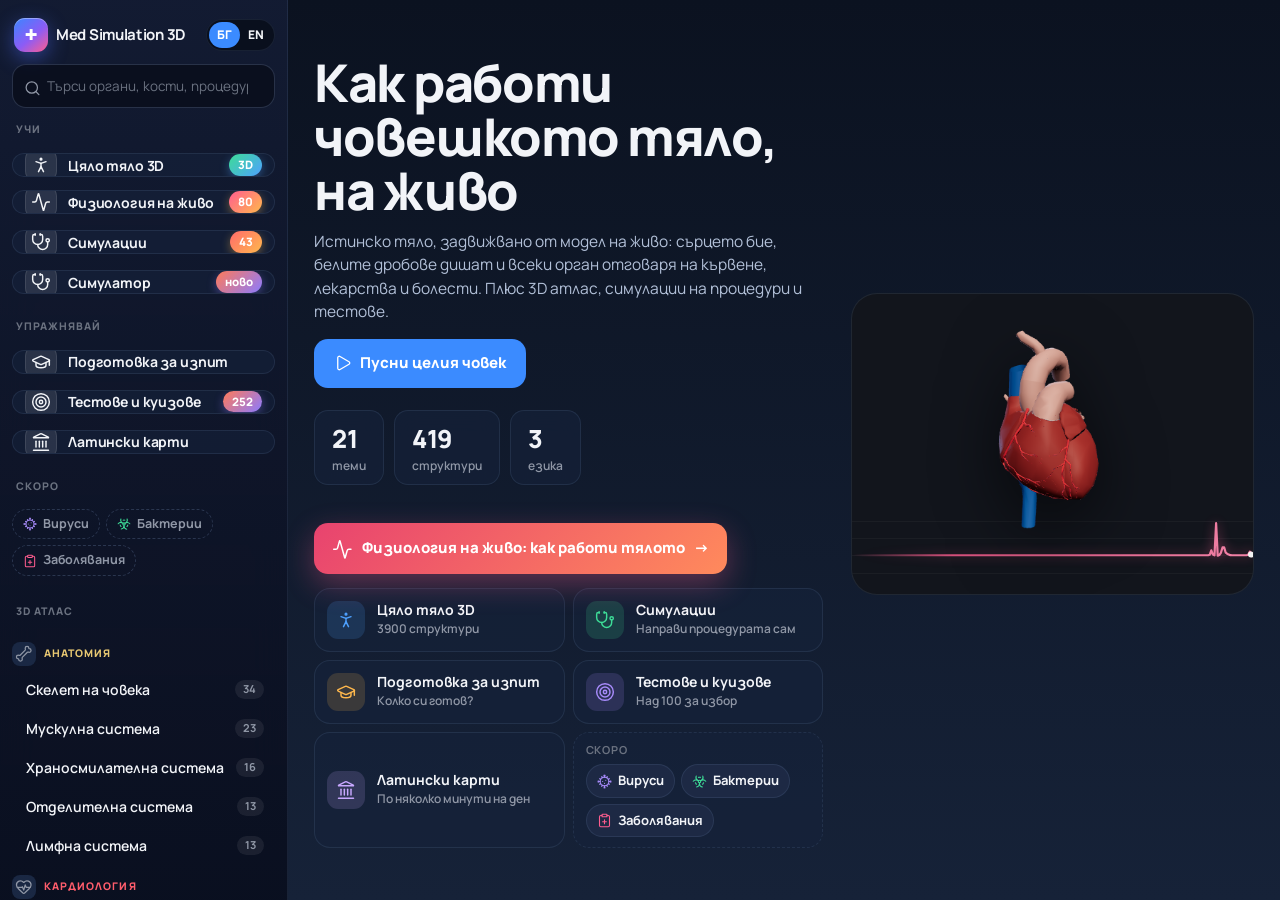
<file: index.html>
<!doctype html>
<html lang="bg">
  <head>
    <meta charset="UTF-8" />
    <meta name="viewport" content="width=device-width, initial-scale=1.0, viewport-fit=cover" />
    <meta name="theme-color" content="#0b1120" />
    <meta name="description" content="Med Simulation 3D: explore the human body and medical procedures in interactive 3D, in Bulgarian, English and Latin. Educational use only." />
    <title>Med Simulation 3D</title>
    <link rel="manifest" href="./manifest.webmanifest" />
    <link rel="apple-touch-icon" href="./icons/apple-touch-icon.png" />
    <meta name="apple-mobile-web-app-capable" content="yes" />
    <meta name="mobile-web-app-capable" content="yes" />
    <meta name="apple-mobile-web-app-status-bar-style" content="black-translucent" />
    <meta name="apple-mobile-web-app-title" content="MedAtlas" />
    <link rel="icon" href="data:image/svg+xml,%3Csvg xmlns='http://www.w3.org/2000/svg' viewBox='0 0 32 32'%3E%3Crect width='32' height='32' rx='8' fill='%231f6feb'/%3E%3Cpath d='M13 7h6v6h6v6h-6v6h-6v-6H7v-6h6z' fill='white'/%3E%3C/svg%3E" />
    <script type="module" crossorigin src="./assets/main-Bj0hv3B5.js"></script>
    <link rel="modulepreload" crossorigin href="./assets/modulepreload-polyfill-B5Qt9EMX.js">
    <link rel="modulepreload" crossorigin href="./assets/three-BuOk_2Tq.js">
    <link rel="stylesheet" crossorigin href="./assets/main-zNaTt-zE.css">
  </head>
  <body>
    <div id="splash" aria-hidden="true">
      <div class="sp-inner">
        <div class="sp-logo">✚</div>
        <div class="sp-name">Med Simulation <i>3D</i></div>
        <svg class="sp-ecg" viewBox="0 0 240 40" preserveAspectRatio="none" aria-hidden="true"><path d="M0 20h70l6-14 7 28 6-21 5 7h12l5 12 7-30 6 18 5-6h106" /></svg>
      </div>
    </div>
    <aside id="sidebar">
      <div class="brand">
        <button class="logo-btn" data-home aria-label="Home"><span class="logo">✚</span><b>Med Simulation <i>3D</i></b></button>
        <div class="lang" role="group" aria-label="Language"><button data-lang="bg">БГ</button><button data-lang="en">EN</button></div>
        <button id="close-side" class="icon only-mobile" aria-label="Close menu" data-ico="close"></button>
      </div>
      <div class="search-wrap"><span class="s-ico" data-ico="search"></span><input id="search" type="search" autocomplete="off" /></div>
      <div id="results" class="hidden"></div>
      <h5 class="side-h" data-i18n="sideLearn"></h5>
      <button id="body-link" class="quiz-link body-link" data-gobody><span class="qi" data-ico="body"></span><b data-i18n="wholeBody"></b><small>3D</small></button>
      <button id="physio-link" class="quiz-link physio-link" data-gophysio><span class="qi" data-ico="physiology"></span><b data-i18n="physio"></b><small id="physio-count"></small></button>
      <button id="sims-link" class="quiz-link sims-link" data-gosims><span class="qi" data-ico="sims"></span><b data-i18n="sims"></b><small id="sims-count"></small></button>
      <button id="builder-link" class="quiz-link builder-link" data-gobuilder><span class="qi" data-ico="sims"></span><b data-i18n="builder"></b><small data-i18n="builderNew"></small></button>
      <h5 class="side-h" data-i18n="sidePractise"></h5>
      <button id="exam-link" class="quiz-link exam-link" data-goexammode><span class="qi" data-ico="exam"></span><b data-i18n="tileExam"></b></button>
      <button id="quiz-link" class="quiz-link" data-goquiz><span class="qi" data-ico="quiz"></span><b data-i18n="quizzes"></b><small id="quiz-count"></small></button>
      <button id="latin-link" class="quiz-link latin-link" data-golatin><span class="qi" data-ico="latin"></span><b data-i18n="tileLatin"></b></button>
      <button id="install-app" class="quiz-link install-link" type="button" hidden><span class="qi" data-ico="download"></span><b data-i18n="installApp"></b></button>
      <h5 class="side-h" data-i18n="tileSoon"></h5>
      <div class="side-soon">
        <button class="concept-link" data-goconcept="viruses" style="--c:#a78bfa"><span data-ico="virus"></span><em data-i18n="viruses"></em></button>
        <button class="concept-link" data-goconcept="bacteria" style="--c:#3ddc97"><span data-ico="bacteria"></span><em data-i18n="bacteria"></em></button>
        <button class="concept-link" data-goconcept="diseases" style="--c:#ff5d8f"><span data-ico="disease"></span><em data-i18n="diseases"></em></button>
      </div>
      <h5 class="side-h" data-i18n="sideAtlas"></h5>
      <nav id="catalog"></nav>
      <p class="disclaimer" data-i18n="disclaimer"></p>
    </aside>
    <div id="scrim"></div>

    <main id="stage">
      <canvas id="view"></canvas>
      <div id="labels"></div>
      <div id="tooltip" class="hidden"></div>

      <header id="topbar">
        <button id="open-side" class="icon only-mobile" aria-label="Menu" data-ico="menu"></button>
        <div class="title"><small id="t-cat"></small><h1 id="t-title">Med Simulation 3D</h1><div id="t-sub"></div></div>
        <div class="tools">
          <button id="b-real" class="hidden" aria-pressed="true" title="Real anatomy / drawn model"><span data-ico="scan"></span> <em data-i18n="realModel"></em></button>
          <button id="b-reset"><span data-ico="reset"></span> <em data-i18n="view"></em></button>
          <button id="b-labels" aria-pressed="false"><span data-ico="labels"></span> <em data-i18n="labels"></em></button>
          <button id="b-isolate" aria-pressed="false"><span data-ico="isolate"></span> <em data-i18n="isolate"></em></button>
          <button id="b-cut" aria-pressed="false"><span data-ico="cut"></span> <em data-i18n="cutaway"></em></button>
          <input id="cut-pos" type="range" min="-1" max="1" step="0.01" value="0" class="hidden" aria-label="Cut position" />
        </div>
        <button id="lang-m" class="only-mobile" type="button" aria-label="Language"></button>
      </header>
      <button id="b-reset-m" class="only-mobile" type="button" data-ico="reset"></button>
      <div id="layers"></div>

      <section id="panel">
        <button id="sheet-handle" class="only-mobile" aria-label="Resize panel"><span></span></button>
        <div id="sheet-head" role="button" tabindex="0">
          <div class="sh-title"><b id="sh-name"></b><small id="sh-sub"></small></div>
          <div id="sh-kpis" class="kpis"></div>
        </div>
        <div class="tabs">
          <button data-tab="ctl" class="only-mobile"><span class="tab-ico" data-ico="function"></span><em data-i18n="controls"></em></button>
          <button data-tab="info" class="active"><span class="tab-ico" data-ico="book"></span><em data-i18n="explore"></em></button>
          <button data-tab="steps"><span class="tab-ico" data-ico="mechanism"></span><em data-i18n="steps"></em></button>
          <button data-tab="quiz"><span class="tab-ico" data-ico="quiz"></span><em data-i18n="quiz"></em></button>
          <button id="panel-toggle" class="icon only-desktop" aria-label="Collapse panel">–</button>
        </div>
        <div id="tab-info" class="tab">
          <div id="info-card"></div>
          <div id="parts"></div>
        </div>
        <div id="tab-ctl" class="tab hidden"></div>
        <div id="tab-steps" class="tab hidden"></div>
        <div id="tab-quiz" class="tab hidden"></div>
      </section>

      <footer id="anim" class="hidden">
        <button id="b-play">❚❚</button>
        <span id="anim-label"></span>
        <div class="speeds"><button data-speed="0.25">¼×</button><button data-speed="0.5">½×</button><button data-speed="1" class="active">1×</button><button data-speed="2">2×</button></div>
      </footer>

      <div id="home" class="hidden">
        <div class="home-inner">
          <section class="hero">
            <div class="hero-text">
              <div class="kicker">Med Simulation 3D</div>
              <h2 data-i18n="heroTitle"></h2>
              <p data-i18n="heroText"></p>
              <button class="hero-go" data-gohuman><span data-ico="play"></span> <span data-i18n="heroGo"></span></button>
              <div id="stats"></div>
              <div class="ctas">
                <button class="cta physio-cta" data-gophysio><span class="cta-i" data-ico="physiology"></span><span data-i18n="physioCta"></span><span class="cta-go">→</span></button>
              </div>
              <div class="home-tiles">
                <button class="htile" data-gobody style="--c:#4ea1ff"><span class="ht-i" data-ico="body"></span><span class="ht-t"><b data-i18n="tileBody"></b><small data-i18n="tileBodySub"></small></span></button>
                <button class="htile" data-gosims style="--c:#3ddc97"><span class="ht-i" data-ico="sims"></span><span class="ht-t"><b data-i18n="tileSims"></b><small data-i18n="tileSimsSub"></small></span></button>
                <button class="htile" data-goexammode style="--c:#ffb84d"><span class="ht-i" data-ico="exam"></span><span class="ht-t"><b data-i18n="tileExam"></b><small data-i18n="tileExamSub"></small></span></button>
                <button class="htile" data-goquiz style="--c:#a78bfa"><span class="ht-i" data-ico="quiz"></span><span class="ht-t"><b data-i18n="tileQuiz"></b><small data-i18n="tileQuizSub"></small></span></button>
                <button class="htile" data-golatin style="--c:#c8a8ff"><span class="ht-i" data-ico="latin"></span><span class="ht-t"><b data-i18n="tileLatin"></b><small data-i18n="tileLatinSub"></small></span></button>
                <div class="htile soon"><span class="ht-t"><b data-i18n="tileSoon"></b><span class="ht-soon"><button data-goconcept="viruses" style="--c:#a78bfa"><span data-ico="virus"></span><em data-i18n="viruses"></em></button><button data-goconcept="bacteria" style="--c:#3ddc97"><span data-ico="bacteria"></span><em data-i18n="bacteria"></em></button><button data-goconcept="diseases" style="--c:#ff5d8f"><span data-ico="disease"></span><em data-i18n="diseases"></em></button></span></span></div>
              </div>
              <p class="howto" data-i18n="howTo"></p>
            </div>
            <div class="hero-art" id="hero-art"><canvas id="hero-ecg" aria-hidden="true"></canvas></div>
          </section>

          <section class="home-sec" id="home-physio">
            <h3 class="sec-h"><span class="sec-dot" style="--c:#ff5d8f"></span><b data-i18n="physioHeading"></b><button class="see-all" data-gophysio><span data-i18n="seeAll"></span> →</button></h3>
            <p class="sec-sub" data-i18n="physioSub"></p>
            <div id="home-phys-grid" class="phys-feature"></div>
          </section>

          <section class="home-sec">
            <h3 class="sec-h"><span class="sec-dot" style="--c:#4ea1ff"></span><b data-i18n="topicsHeading"></b></h3>
            <div id="chips"></div>
            <div id="cards"></div>
          </section>
        </div>
      </div>
      <nav id="tabbar" aria-label="Sections">
        <button data-go="" class="on"><span data-ico="home"></span><em data-i18n="tabHome"></em></button>
        <button data-go="body"><span data-ico="body"></span><em data-i18n="tabBody"></em></button>
        <button data-go="physio"><span data-ico="physiology"></span><em data-i18n="tabPhysio"></em></button>
        <button data-go="sims"><span data-ico="sims"></span><em data-i18n="tabSims"></em></button>
        <button data-go="quizzes"><span data-ico="quiz"></span><em data-i18n="tabQuiz"></em></button>
      </nav>
      <div id="quizzes" class="hidden"></div>
      <div id="latin" class="hidden"></div>
      <div id="exam" class="hidden"></div>
      <div id="builder" class="hidden"></div>
      <div id="build" class="hidden"></div>
      <div id="physio" class="hidden"></div>
      <div id="phys" class="hidden"></div>
      <div id="sims" class="hidden"></div>
      <div id="concept" class="hidden"></div>
      <div id="sim" class="hidden"></div>
      <div id="body" class="hidden">
        <canvas id="body-view"></canvas>
        <div id="body-tip" class="hidden"></div>
        <div id="body-pill" class="only-mobile"></div>
        <button id="body-chip" class="hidden" type="button"></button>
        <div id="body-tools">
          <button id="bt-home"><span data-ico="reset"></span> <em data-bi18n="reset"></em></button>
          <button id="bt-xray" aria-pressed="false"><span data-ico="xray"></span> <em data-bi18n="xray"></em></button>
        </div>
        <div id="body-load" class="hidden"></div>
        <aside id="body-panel">
          <button id="body-handle" class="only-mobile" aria-label="Resize panel"><span></span></button>
          <div id="body-head"></div>
          <div class="b-scroll">
            <h5 class="b-sys" data-bi18n="layers"></h5>
            <div id="body-layers" class="b-sys"></div>
            <h5 class="b-sys" data-bi18n="presets"></h5>
            <div id="body-presets" class="b-sys"></div>
            <div class="search-wrap b-search"><span class="s-ico" data-ico="search"></span><input id="body-search" type="search" autocomplete="off" /></div>
            <div id="body-tabs" class="tabs">
              <button data-btab="sys" class="only-mobile"><span class="tab-ico" data-ico="layers"></span><em data-bi18n="layers"></em></button>
              <button data-btab="tree"><span class="tab-ico" data-ico="spread"></span><em data-bi18n="tree"></em></button>
              <button data-btab="info"><span class="tab-ico" data-ico="book"></span><em data-bi18n="info"></em></button>
              <button data-btab="quiz"><span class="tab-ico" data-ico="quiz"></span><em data-bi18n="quiz"></em></button>
            </div>
            <div id="body-tabc"></div>
          </div>
        </aside>
      </div>
    </main>
  </body>
</html>
</file>
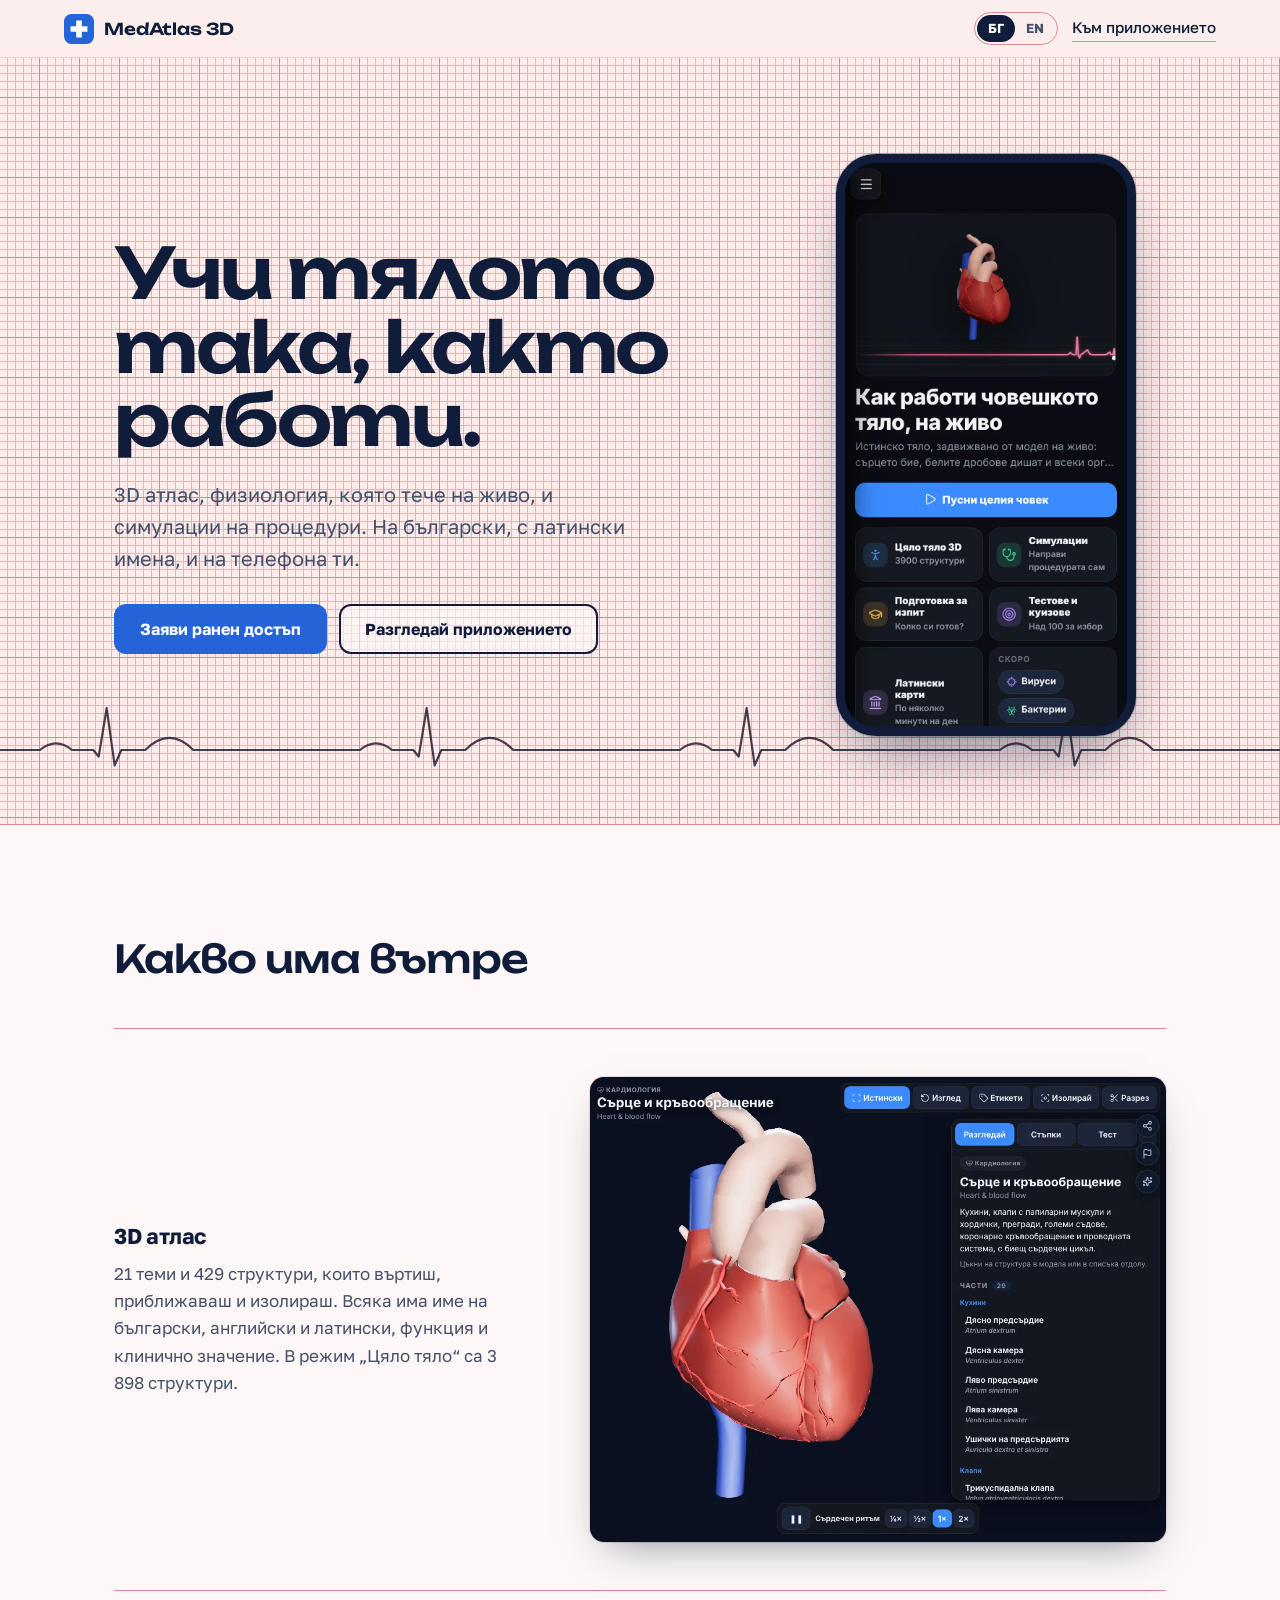
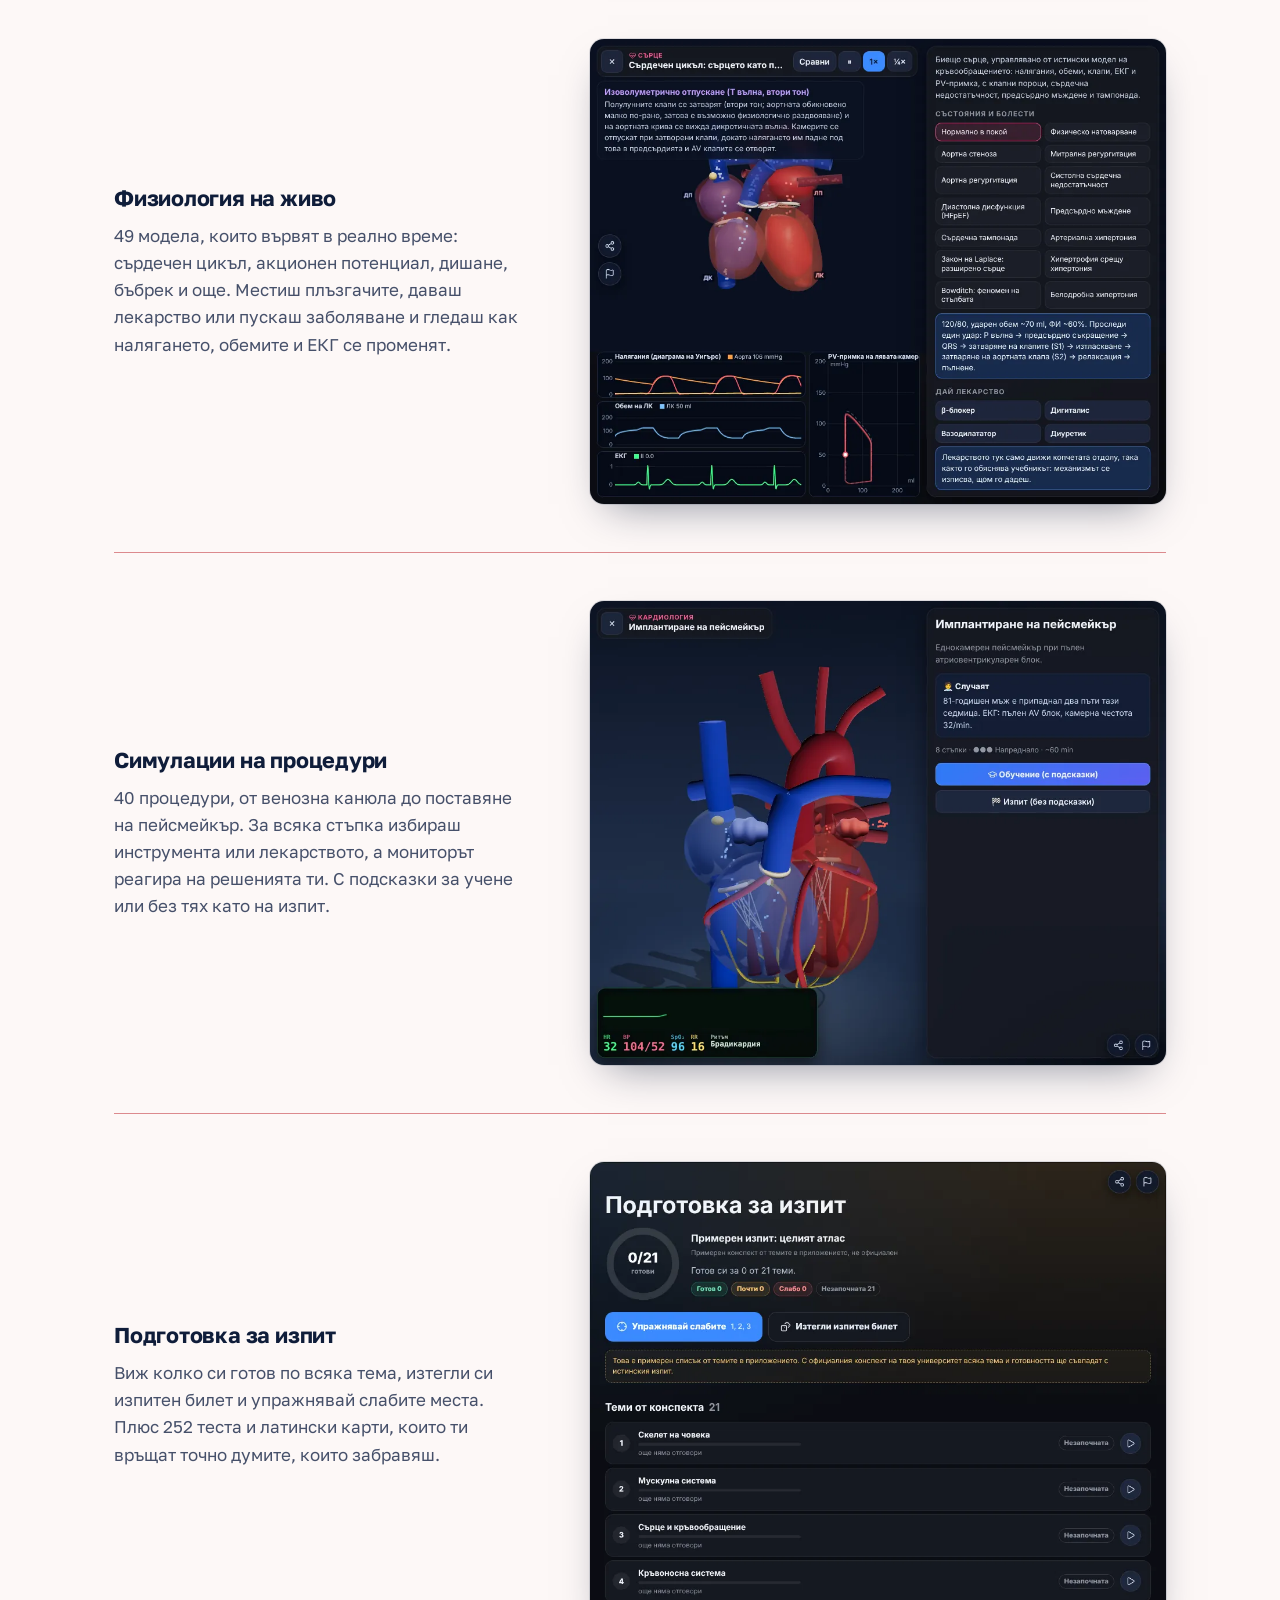
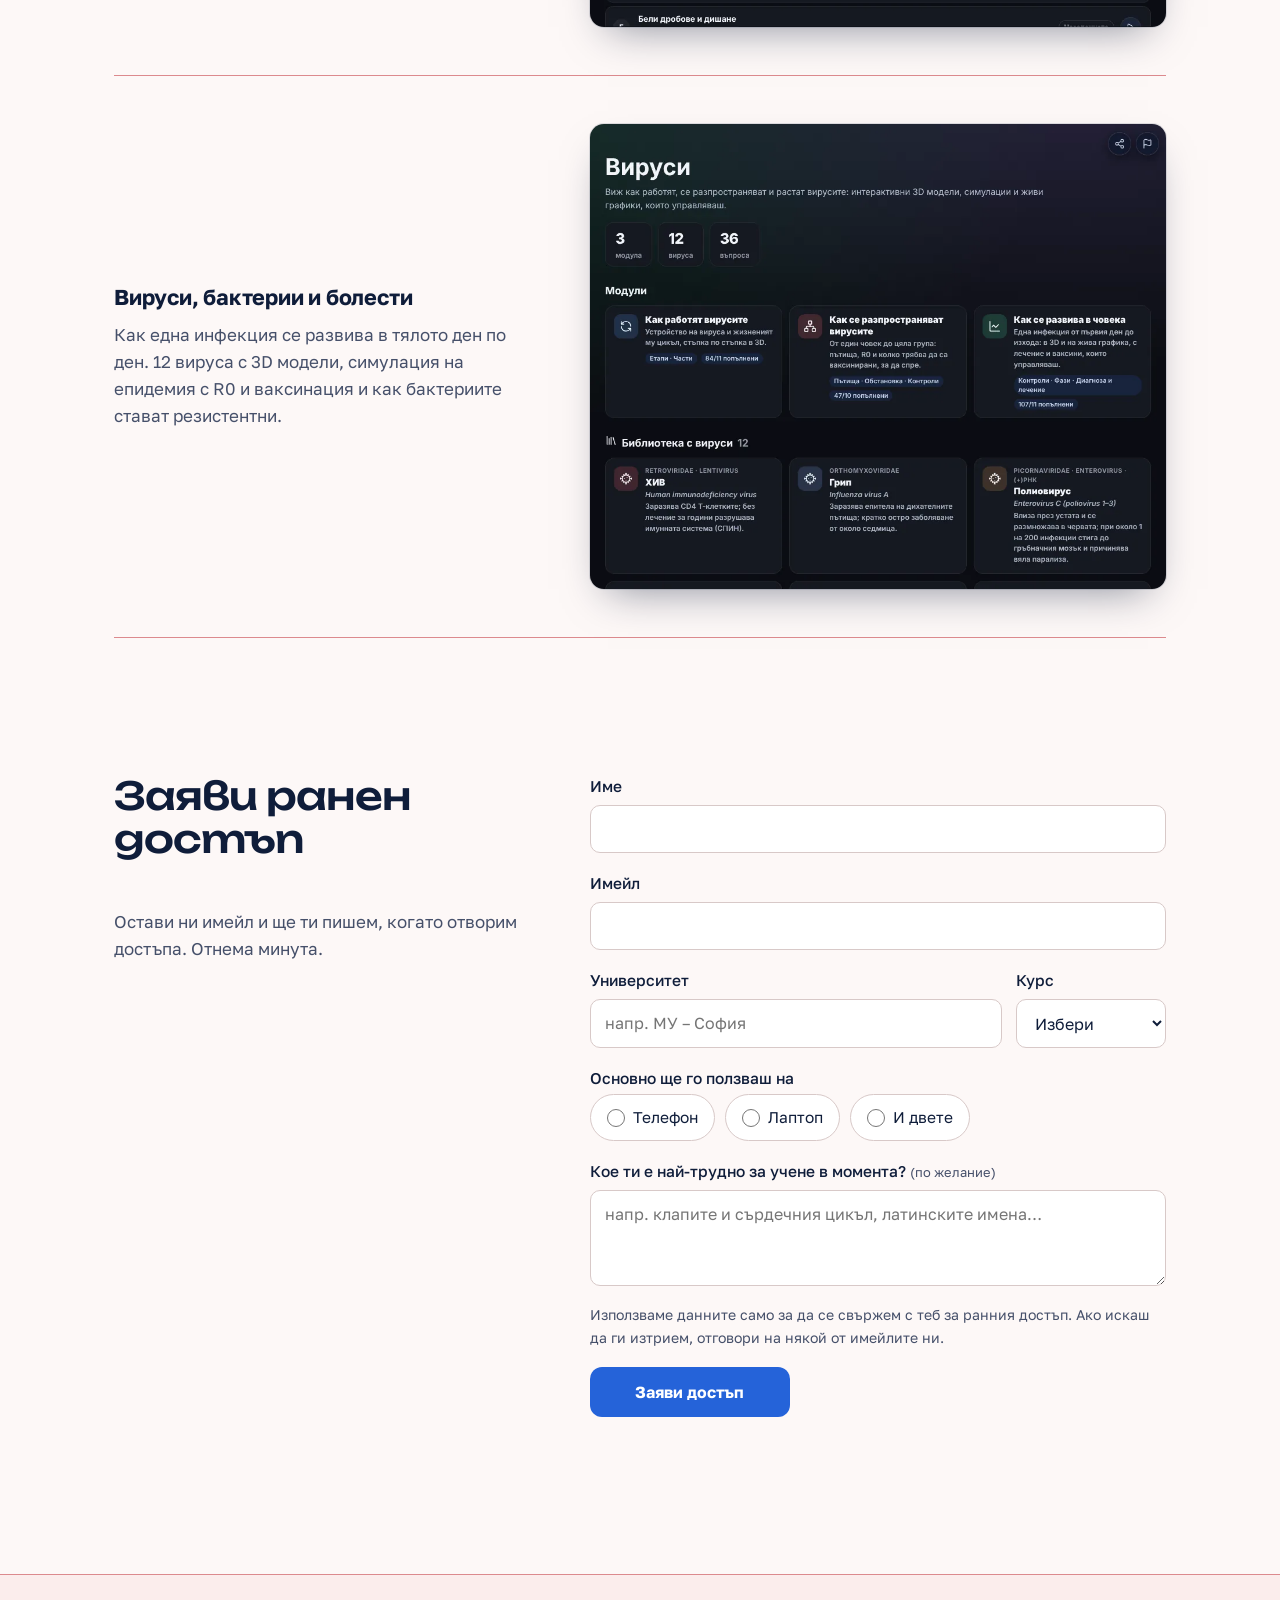
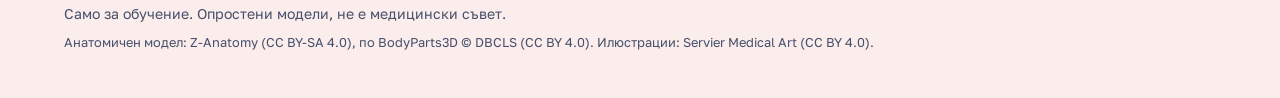
<file: landing.html>
<!doctype html>
<html lang="bg">
  <head>
    <meta charset="UTF-8" />
    <meta name="viewport" content="width=device-width, initial-scale=1.0, viewport-fit=cover" />
    <meta name="theme-color" content="#fbedec" />
    <meta name="description" content="MedAtlas 3D: 3D атлас, физиология на живо и симулации на процедури за студенти по медицина. На български, с латински имена." />
    <title>MedAtlas 3D</title>
    <link rel="icon" href="data:image/svg+xml,%3Csvg xmlns='http://www.w3.org/2000/svg' viewBox='0 0 32 32'%3E%3Crect width='32' height='32' rx='8' fill='%232563d9'/%3E%3Cpath d='M13 7h6v6h6v6h-6v6h-6v-6H7v-6h6z' fill='white'/%3E%3C/svg%3E" />
    <script type="module" crossorigin src="./assets/landing-2KG1jcQ3.js"></script>
    <link rel="modulepreload" crossorigin href="./assets/modulepreload-polyfill-B5Qt9EMX.js">
    <link rel="stylesheet" crossorigin href="./assets/landing-BDVm9659.css">
  </head>
  <body>
    <header class="bar">
      <a class="brand" href="#top" aria-label="MedAtlas 3D">
        <svg class="mark" viewBox="0 0 32 32" aria-hidden="true"><rect width="32" height="32" rx="8" /><path d="M13 7h6v6h6v6h-6v6h-6v-6H7v-6h6z" /></svg>
        <span>MedAtlas 3D</span>
      </a>
      <nav class="bar-actions">
        <div class="lang" role="group" aria-label="Език / Language">
          <button type="button" data-lang="bg" aria-pressed="true">БГ</button>
          <button type="button" data-lang="en" aria-pressed="false">EN</button>
        </div>
        <a class="bar-link" href="./" data-t="openApp"></a>
      </nav>
    </header>

    <main id="top">
      <section class="hero">
        <svg class="trace" viewBox="0 0 960 100" preserveAspectRatio="none" aria-hidden="true">
          <path d="M0 60h30q12-12 24 0h16l4 6 6-44 6 52 5-14h18q18-22 36 0h95h30q12-12 24 0h16l4 6 6-44 6 52 5-14h18q18-22 36 0h95h30q12-12 24 0h16l4 6 6-44 6 52 5-14h18q18-22 36 0h95h30q12-12 24 0h16l4 6 6-44 6 52 5-14h18q18-22 36 0h95" />
        </svg>
        <div class="hero-inner">
          <div class="hero-text">
            <h1 data-t="heroTitle"></h1>
            <p class="lead" data-t="heroLead"></p>
            <div class="cta-row">
              <a class="btn primary" href="#signup" data-t="ctaSignup"></a>
              <a class="btn ghost" href="./" data-t="ctaOpen"></a>
            </div>
          </div>
          <figure class="phone">
            <img src="landing/phone.webp" width="780" height="1560" data-alt="altPhone" />
          </figure>
        </div>
      </section>

      <section class="inside" aria-labelledby="inside-h">
        <h2 id="inside-h" data-t="insideTitle"></h2>

        <article class="feature">
          <div class="feature-text">
            <h3 data-t="atlasTitle"></h3>
            <p data-t="atlasText"></p>
          </div>
          <img class="shot" src="landing/heart.webp" width="992" height="800" loading="lazy" data-alt="altHeart" />
        </article>

        <article class="feature">
          <div class="feature-text">
            <h3 data-t="physioTitle"></h3>
            <p data-t="physioText"></p>
          </div>
          <img class="shot" src="landing/physio.webp" width="992" height="800" loading="lazy" data-alt="altPhysio" />
        </article>

        <article class="feature">
          <div class="feature-text">
            <h3 data-t="simTitle"></h3>
            <p data-t="simText"></p>
          </div>
          <img class="shot" src="landing/sim.webp" width="992" height="800" loading="lazy" data-alt="altSim" />
        </article>

        <article class="feature">
          <div class="feature-text">
            <h3 data-t="examTitle"></h3>
            <p data-t="examText"></p>
          </div>
          <img class="shot" src="landing/exam.webp" width="992" height="800" loading="lazy" data-alt="altExam" />
        </article>

        <article class="feature">
          <div class="feature-text">
            <h3 data-t="virusTitle"></h3>
            <p data-t="virusText"></p>
          </div>
          <img class="shot" src="landing/virus.webp" width="992" height="800" loading="lazy" data-alt="altVirus" />
        </article>
      </section>

      <section class="signup" id="signup" aria-labelledby="signup-h">
        <div class="signup-intro">
          <h2 id="signup-h" data-t="signupTitle"></h2>
          <p data-t="signupLead"></p>
        </div>

        <form id="signup-form" novalidate>
          <div class="field">
            <label for="f-name" data-t="fName"></label>
            <input id="f-name" name="name" type="text" autocomplete="name" required maxlength="120" />
          </div>
          <div class="field">
            <label for="f-email" data-t="fEmail"></label>
            <input id="f-email" name="email" type="email" autocomplete="email" required maxlength="200" />
          </div>
          <div class="field-row">
            <div class="field">
              <label for="f-uni" data-t="fUni"></label>
              <input id="f-uni" name="university" type="text" required maxlength="160" data-ph="fUniPh" />
            </div>
            <div class="field narrow">
              <label for="f-year" data-t="fYear"></label>
              <select id="f-year" name="year" required>
                <option value="" data-t="fYearPick"></option>
                <option value="1">1</option>
                <option value="2">2</option>
                <option value="3">3</option>
                <option value="4">4</option>
                <option value="5">5</option>
                <option value="6">6</option>
                <option value="graduated" data-t="fYearGrad"></option>
                <option value="other" data-t="fYearOther"></option>
              </select>
            </div>
          </div>
          <fieldset class="field">
            <legend data-t="fDevice"></legend>
            <div class="choices">
              <label class="choice"><input type="radio" name="device" value="phone" required /><span data-t="fPhone"></span></label>
              <label class="choice"><input type="radio" name="device" value="laptop" /><span data-t="fLaptop"></span></label>
              <label class="choice"><input type="radio" name="device" value="both" /><span data-t="fBoth"></span></label>
            </div>
          </fieldset>
          <div class="field">
            <label for="f-hard"><span data-t="fHard"></span> <small data-t="optional"></small></label>
            <textarea id="f-hard" name="struggle" rows="3" maxlength="1000" data-ph="fHardPh"></textarea>
          </div>
          <div class="hp" aria-hidden="true">
            <label for="f-site">Website</label>
            <input id="f-site" name="website" type="text" tabindex="-1" autocomplete="off" />
          </div>
          <p class="privacy" data-t="privacy"></p>
          <button class="btn primary submit" type="submit" data-t="submit"></button>
          <p class="status" id="status" role="status" aria-live="polite"></p>
        </form>
      </section>
    </main>

    <footer class="foot">
      <p data-t="disclaimer"></p>
      <p class="credits" data-t="credits"></p>
    </footer>

  </body>
</html>
</file>
<file: assets/main-zNaTt-zE.css>
@import"https://fonts.googleapis.com/css2?family=Manrope:wght@400;500;600;700;800&display=swap";:root{--bg: #080c17;--bg2: #0b1022;--side: #0a0f1f;--panel: rgba(16, 23, 43, .78);--panel-solid: #101728;--card: rgba(21, 29, 51, .72);--card-hi: rgba(30, 41, 69, .85);--line: rgba(150, 175, 225, .13);--line2: rgba(150, 175, 225, .26);--text: #eef3fb;--muted: #8d9cb8;--dim: #64748f;--accent: #4ea1ff;--accent2: #9b7bff;--accent3: #ff5d8f;--ok: #3ddc97;--bad: #ff6b6b;--warn: #ffc457;--side-w: 288px;--sheet: 0px;--sh1: 0 1px 2px rgba(0, 0, 0, .3);--sh2: 0 6px 18px rgba(0, 0, 0, .35);--sh3: 0 18px 48px rgba(0, 0, 0, .5);--glow: 0 0 0 1px rgba(120, 160, 255, .18), 0 10px 40px rgba(10, 16, 34, .75);--r-sm: 10px;--r: 14px;--r-lg: 20px;--r-xl: 26px;--spring: cubic-bezier(.22, 1.2, .36, 1);--ease: cubic-bezier(.4, 0, .2, 1);--t-fast: .16s;--t: .26s;--t-slow: .5s;font-family:Manrope,Inter,system-ui,-apple-system,Segoe UI,Roboto,sans-serif;font-synthesis-weight:none;color:var(--text);-webkit-tap-highlight-color:transparent;accent-color:var(--accent)}@media (prefers-reduced-motion: reduce){:root{--t-fast: .01s;--t: .01s;--t-slow: .01s}*{animation-duration:.01ms!important;animation-iteration-count:1!important}}*{box-sizing:border-box}html,body{margin:0;height:100%;overflow:hidden;background:var(--bg)}body{display:flex;font-size:14px;line-height:1.5;background:radial-gradient(1100px 700px at 82% -12%,rgba(155,123,255,.16),transparent 70%),radial-gradient(900px 600px at -8% 4%,rgba(78,161,255,.13),transparent 70%),radial-gradient(700px 500px at 50% 110%,rgba(255,93,143,.08),transparent 70%),var(--bg)}.hidden{display:none!important}.muted{color:var(--muted)}.small{font-size:12.5px}*{scrollbar-width:thin;scrollbar-color:rgba(140,165,215,.25) transparent}*::-webkit-scrollbar{width:9px;height:9px}*::-webkit-scrollbar-track{background:transparent}*::-webkit-scrollbar-thumb{background:#8ca5d738;border-radius:99px;border:2px solid transparent;background-clip:padding-box}*::-webkit-scrollbar-thumb:hover{background:#8ca5d766;background-clip:padding-box}button{font:inherit;font-weight:600;color:var(--text);background:#24304e99;border:1px solid var(--line);border-radius:var(--r-sm);padding:8px 12px;cursor:pointer;white-space:nowrap;transition:background var(--t-fast) var(--ease),border-color var(--t-fast) var(--ease),transform var(--t-fast) var(--spring),box-shadow var(--t-fast) var(--ease),color var(--t-fast) var(--ease)}button:hover{background:#344673b8;border-color:var(--line2)}button:active{transform:scale(.96)}button:focus-visible{outline:none;box-shadow:0 0 0 2px var(--bg),0 0 0 4px var(--accent)}button[aria-pressed=true],button.active{background:linear-gradient(135deg,#2f7cf6,#6d5bf0);border-color:#7ba6ff;color:#fff;box-shadow:0 4px 16px #2f7cf659}button:disabled{opacity:.4;cursor:default;transform:none}button.icon{padding:6px 10px}button.ghost{background:transparent}input:focus-visible,select:focus-visible{outline:none}.only-mobile{display:none}#sidebar{width:var(--side-w);flex:none;background:linear-gradient(180deg,#141c34eb,#0a0f1ff5);border-right:1px solid var(--line);-webkit-backdrop-filter:blur(18px);backdrop-filter:blur(18px);display:flex;flex-direction:column;padding:16px 12px 14px;gap:10px;overflow:auto;z-index:20}.brand{display:flex;align-items:center;gap:8px}.logo-btn{display:flex;align-items:center;gap:10px;background:none;border:none;padding:2px;font-size:18px;font-weight:800;letter-spacing:-.01em;flex:1}.logo-btn:hover{background:none;transform:none}.logo-btn:hover .logo{transform:rotate(-8deg) scale(1.06)}.logo-btn i{font-style:normal;background:linear-gradient(90deg,var(--accent),var(--accent2));-webkit-background-clip:text;background-clip:text;color:transparent}.logo{width:34px;height:34px;border-radius:11px;background:linear-gradient(140deg,#3b86ff,#8b5cf6 55%,#ff5d8f);display:grid;place-items:center;font-weight:900;color:#fff;box-shadow:0 6px 20px #506eff73,inset 0 1px #ffffff59;transition:transform var(--t) var(--spring)}.lang{display:flex;background:#080d1acc;border:1px solid var(--line);border-radius:99px;padding:2px}.lang button{border:none;background:transparent;border-radius:99px;padding:4px 10px;font-size:12px;font-weight:800;box-shadow:none}.lang button:hover{background:#ffffff0f}.lang button.active{background:linear-gradient(135deg,#2f7cf6,#6d5bf0);box-shadow:0 2px 10px #2f7cf666}.search-wrap{position:relative}.s-ico{position:absolute;left:12px;top:50%;transform:translateY(-52%);color:var(--muted);font-size:17px;pointer-events:none;transition:color var(--t-fast) var(--ease)}.search-wrap:focus-within .s-ico{color:var(--accent)}#search{width:100%;padding:11px 12px 11px 34px;border-radius:var(--r);border:1px solid var(--line2);background:#080d1abf;color:var(--text);font:inherit;font-size:13.5px;outline:none;transition:border-color var(--t-fast) var(--ease),box-shadow var(--t-fast) var(--ease),background var(--t-fast) var(--ease)}#search::placeholder{color:var(--dim)}#search:focus{border-color:var(--accent);background:#0a1224f2;box-shadow:0 0 0 3px #4ea1ff2e}#results{display:flex;flex-direction:column;gap:2px;overflow:auto;flex:1 1 auto;min-height:0;overscroll-behavior:contain}#sidebar.searching>:not(.brand):not(.search-wrap):not(#results){display:none}#results button{text-align:left;background:transparent;border:none;border-radius:var(--r-sm);padding:8px 10px;white-space:normal;display:flex;flex-direction:column;font-weight:600}#results button small{color:var(--muted);font-size:11.5px;font-weight:500}#results button:hover{background:#3c508259}#results button:focus-visible{background:#3c508273;outline:2px solid var(--accent);outline-offset:-2px}#results button i{font-style:italic}#results .r-group{display:flex;flex-direction:column;gap:2px}#results .r-group+.r-group{margin-top:6px;padding-top:6px;border-top:1px solid var(--line2)}#results h6{margin:2px 10px;font-size:10.5px;font-weight:700;letter-spacing:.08em;text-transform:uppercase;color:var(--dim);display:flex;justify-content:space-between}#results h6 em{font-style:normal;font-weight:600;letter-spacing:0}#results .r-note{padding:6px 10px;font-size:11.5px}.cat{margin-top:4px}.cat h4{display:flex;align-items:center;gap:8px;margin:10px 0 4px;font-size:10.5px;letter-spacing:.1em;text-transform:uppercase;color:var(--c);font-weight:800}.cat-ico{width:24px;height:24px;border-radius:8px;display:grid;place-items:center;font-size:14px;background:color-mix(in srgb,var(--c) 18%,transparent)}#catalog button.topic{width:100%;display:flex;align-items:center;gap:8px;text-align:left;background:transparent;border:1px solid transparent;border-radius:var(--r-sm);padding:8px 10px 8px 13px;white-space:normal;position:relative;font-weight:600}#catalog button.topic span{flex:1}#catalog button.topic small{font-size:11px;font-weight:700;color:var(--muted);background:#ffffff12;border-radius:99px;padding:1px 8px}#catalog button.topic:hover{background:#3c50824d;transform:translate(2px)}#catalog button.topic.active{background:color-mix(in srgb,var(--c) 15%,rgba(18,28,51,.9));border-color:color-mix(in srgb,var(--c) 40%,transparent)}#catalog button.topic.active small{background:color-mix(in srgb,var(--c) 28%,transparent);color:#fff}#catalog button.topic:before{content:"";position:absolute;left:4px;top:50%;height:0;width:3px;border-radius:3px;background:var(--c);transform:translateY(-50%);transition:height var(--t) var(--spring)}#catalog button.topic.active:before{height:calc(100% - 16px)}.disclaimer{margin-top:auto;padding-top:10px;font-size:11px;color:var(--dim)}#scrim{display:none}#stage{position:relative;flex:1;min-width:0}#view{position:absolute;top:0;right:0;bottom:0;left:0;width:100%;height:100%;display:block;touch-action:none}#topbar{position:absolute;top:10px;left:12px;right:10px;display:flex;align-items:flex-start;gap:10px;pointer-events:none;z-index:3}#topbar>*{pointer-events:auto}#topbar .title{flex:1;min-width:0;pointer-events:none}#topbar small{font-weight:700;letter-spacing:.05em;text-transform:uppercase;font-size:11px}#topbar h1{margin:0;font-size:23px;line-height:1.2;text-shadow:0 2px 12px #000c}#t-sub{color:var(--muted);font-size:12.5px}.tools{display:flex;gap:5px;align-items:center;background:var(--panel);padding:5px;border-radius:12px;border:1px solid var(--line);-webkit-backdrop-filter:blur(8px);backdrop-filter:blur(8px)}.tools em{font-style:normal}#cut-pos{width:110px;accent-color:var(--accent)}#layers{position:absolute;top:84px;left:12px;display:flex;gap:6px;flex-wrap:wrap;z-index:2}#layers label{background:var(--panel);border:1px solid var(--line);padding:5px 11px;border-radius:99px;font-size:12px;cursor:pointer;display:flex;gap:6px;align-items:center}#layers input{accent-color:var(--accent)}#panel{position:absolute;top:72px;right:10px;bottom:72px;width:360px;background:var(--panel);border:1px solid var(--line);border-radius:16px;display:flex;flex-direction:column;overflow:hidden;-webkit-backdrop-filter:blur(10px);backdrop-filter:blur(10px);box-shadow:0 10px 40px #0008;z-index:3}#panel.collapsed{bottom:auto}#panel.collapsed .tab{display:none}.tabs{display:flex;gap:4px;padding:6px;border-bottom:1px solid var(--line)}.tabs button{flex:1}.tabs .icon{flex:none}.tab{padding:12px 14px;overflow:auto;flex:1;overscroll-behavior:contain}.tab h3{display:flex;align-items:center;gap:8px;margin:18px 0 6px;font-size:12px;text-transform:uppercase;letter-spacing:.08em;color:var(--muted)}.tab h3 .count{background:#18233d;border-radius:99px;padding:0 8px;font-size:11px}.tab h4{margin:12px 0 4px;font-size:11.5px;color:var(--accent);font-weight:700;letter-spacing:.03em}.ic-top{display:flex;align-items:center;justify-content:space-between;gap:6px;margin-bottom:8px}.badge{font-size:11px;font-weight:700;letter-spacing:.04em;color:var(--c);background:color-mix(in srgb,var(--c) 15%,transparent);border:1px solid color-mix(in srgb,var(--c) 35%,transparent);padding:2px 9px;border-radius:99px;white-space:nowrap;overflow:hidden;text-overflow:ellipsis}.ic-top .nav{display:flex;align-items:center;gap:4px}.ic-top .nav em{font-style:normal;font-size:11px;color:var(--muted);min-width:34px;text-align:center}.ic-top .nav button{padding:1px 10px;font-size:16px}#info-card h2{margin:0;font-size:21px;line-height:1.25}#info-card .alt,.alt{color:var(--muted);font-size:13px}.names{display:flex;flex-direction:column;gap:3px;margin:8px 0 4px}.names span{font-size:13px;color:#c6d2e4}.names b{display:inline-block;min-width:32px;font-size:10px;letter-spacing:.06em;color:var(--muted);background:#18233d;border-radius:5px;padding:0 5px;margin-right:6px;text-align:center}.names i{color:#f0d79b}#info-card p{margin:8px 0}.desc{font-size:14px}.sec{border-radius:12px;padding:9px 11px;margin:8px 0;background:#131e36;border:1px solid var(--line)}.sec h5{display:flex;align-items:center;gap:7px;margin:0 0 3px;font-size:11.5px;text-transform:uppercase;letter-spacing:.06em}.sec p{margin:0!important;font-size:13.5px;color:#d5deeb}.sec.fn h5{color:#7cc4ff}.sec.cl{background:#2a1a24;border-color:#ff6b8a33}.sec.cl h5{color:#ff8fa6}.sec.facts h5{color:#ffd479}.sec ul{margin:2px 0 0;padding-left:18px;font-size:13.5px;color:#d5deeb}#b-clear{margin-top:6px;font-size:12.5px}#parts ul{list-style:none;padding:0;margin:0;display:grid;gap:1px}#parts button{width:100%;text-align:left;background:transparent;border:none;padding:6px 9px;white-space:normal;display:flex;flex-direction:column;border-radius:9px}#parts button small{color:var(--muted);font-style:italic;font-size:11.5px}#parts button:hover{background:#18233d}#parts button.sel{background:linear-gradient(135deg,#1f3a6b,#2a2f6b)}.step-head{display:flex;justify-content:space-between;align-items:center;gap:6px}.step-title{font-size:17px;font-weight:700;margin:10px 0 4px}.dots{display:flex;gap:4px;margin:8px 0}.dots span{flex:1;height:4px;border-radius:2px;background:#26344f}.dots span.on{background:linear-gradient(90deg,var(--accent),var(--accent2))}.step-nav{display:flex;gap:6px;margin-top:12px}.step-nav button{flex:1}.mini-row{display:flex;gap:5px;flex-wrap:wrap;margin-top:6px}button.mini{font-size:12px;padding:3px 9px;border-radius:99px;background:#15233f}.quiz-q{font-size:20px;font-weight:800;margin:12px 0 2px}.quiz-q small{font-size:12px;color:var(--muted);font-weight:600;text-transform:uppercase;display:block}.quiz-fb.ok{color:var(--ok)}.quiz-fb.bad{color:var(--bad)}.big{font-size:40px;font-weight:800;background:linear-gradient(90deg,var(--accent),var(--accent2));-webkit-background-clip:text;background-clip:text;color:transparent}#anim{position:absolute;bottom:14px;left:50%;transform:translate(-50%);display:flex;align-items:center;gap:8px;background:var(--panel);border:1px solid var(--line);border-radius:14px;padding:6px 8px;z-index:3;-webkit-backdrop-filter:blur(8px);backdrop-filter:blur(8px)}#anim .speeds{display:flex;gap:2px}#anim .speeds button{padding:4px 8px}#anim-label{font-weight:600;font-size:13px}#labels{position:absolute;top:0;right:0;bottom:0;left:0;pointer-events:none;z-index:2}.label{position:absolute;transform:translate(-50%,-50%);font-size:12px;font-weight:600;background:#090f1cd9;border:1px solid var(--line2);padding:2px 8px;border-radius:7px;white-space:nowrap}.label.sel{border-color:var(--accent);color:#d6e8ff;box-shadow:0 0 12px #4ea1ff55}#tooltip{position:absolute;pointer-events:none;background:#0a1120;border:1px solid var(--accent);padding:4px 9px;border-radius:8px;font-size:12px;z-index:5;display:flex;flex-direction:column}#tooltip i{color:#f0d79b;font-size:11px}#home{position:absolute;top:0;right:0;bottom:0;left:0;overflow:auto;z-index:6;background:transparent;scroll-behavior:smooth}.home-inner{max-width:1160px;margin:0 auto;padding:40px 26px 56px}.hero{display:grid;grid-template-columns:1.2fr .95fr;gap:28px;align-items:center;min-height:360px}.kicker{display:inline-flex;align-items:center;gap:7px;font-size:11.5px;font-weight:800;letter-spacing:.14em;text-transform:uppercase;color:#cbd9f5;background:linear-gradient(135deg,#4ea1ff33,#9b7bff33);border:1px solid rgba(140,170,255,.3);border-radius:99px;padding:5px 14px;-webkit-backdrop-filter:blur(6px);backdrop-filter:blur(6px)}.hero h2{font-size:clamp(34px,5vw,52px);line-height:1.04;margin:16px 0 12px;letter-spacing:-.025em;font-weight:800;background:linear-gradient(104deg,#fff 10%,#cfe0ff 45%,#e3c6ff 75%,#ffc3da);-webkit-background-clip:text;background-clip:text;color:transparent}.hero p{color:#b2c0d8;font-size:15.5px;margin:0;max-width:56ch}.howto{margin-top:16px!important;font-size:12.5px!important;color:var(--dim)!important}#stats{display:flex;gap:10px;margin-top:22px;flex-wrap:wrap}.stat{background:var(--card);border:1px solid var(--line);border-radius:var(--r);padding:9px 17px;display:flex;flex-direction:column;-webkit-backdrop-filter:blur(12px);backdrop-filter:blur(12px);transition:transform var(--t) var(--spring),border-color var(--t) var(--ease)}.stat:hover{transform:translateY(-2px);border-color:var(--line2)}.stat b{font-size:25px;font-weight:800;letter-spacing:-.02em;background:linear-gradient(100deg,var(--accent),var(--accent2));-webkit-background-clip:text;background-clip:text;color:transparent}.stat span{font-size:12px;color:var(--muted);font-weight:600}.ctas{display:flex;gap:10px;flex-wrap:wrap;margin-top:22px;align-items:center}.cta{display:inline-flex;align-items:center;gap:9px;padding:13px 20px;border-radius:var(--r);font-weight:800;font-size:14.5px;background:linear-gradient(135deg,#ff4d7d,#b05cf6 55%,#6d7bff);border:none;color:#fff;white-space:normal;position:relative;overflow:hidden;box-shadow:0 10px 30px #be468c66,inset 0 1px #ffffff40}.cta:after{content:"";position:absolute;top:0;right:0;bottom:0;left:0;background:linear-gradient(120deg,transparent 30%,rgba(255,255,255,.22),transparent 70%);transform:translate(-120%);transition:transform .7s var(--ease)}.cta:hover{transform:translateY(-2px);box-shadow:0 14px 38px #be468c80}.cta:hover:after{transform:translate(120%)}.cta:active{transform:translateY(0) scale(.98)}.cta .cta-i{font-size:18px}.cta .cta-go{transition:transform var(--t) var(--spring)}.cta:hover .cta-go{transform:translate(4px)}.cta.ghost-cta{background:#1e2a4899;border:1px solid var(--line2);color:var(--text);font-weight:700;font-size:13.5px;padding:11px 16px;box-shadow:none}.cta.ghost-cta:hover{background:#2d3e69cc;box-shadow:var(--sh2)}.hero-art{position:relative;aspect-ratio:4 / 3;border-radius:var(--r-xl);overflow:hidden;border:1px solid var(--line);background:linear-gradient(160deg,#ff5d8f1a,#141c3480);box-shadow:var(--sh3)}.hero-art:before{content:"";position:absolute;top:-30%;right:-30%;bottom:-30%;left:-30%;background:radial-gradient(circle at 60% 45%,rgba(255,77,125,.3),transparent 55%);filter:blur(24px);animation:pulse 3.4s ease-in-out infinite}@keyframes pulse{50%{transform:scale(1.08);opacity:.75}}#hero-ecg{position:absolute;top:0;right:0;bottom:0;left:0;width:100%;height:100%;display:block}.home-sec{margin-top:48px}.sec-h{display:flex;align-items:center;gap:10px;margin:0 0 6px;font-size:21px;font-weight:800;letter-spacing:-.02em}.sec-h b{font-weight:800}.sec-dot{width:9px;height:9px;border-radius:50%;background:var(--c);box-shadow:0 0 14px var(--c);flex:none}.sec-sub{color:var(--muted);font-size:14px;margin:0 0 18px;max-width:70ch}.see-all{margin-left:auto;font-size:13px;font-weight:700;background:transparent;border-color:transparent;color:var(--accent);padding:5px 10px}.see-all:hover{background:#4ea1ff1f;border-color:transparent}.phys-feature{display:grid;grid-template-columns:repeat(auto-fill,minmax(320px,1fr));gap:14px}.pcard{display:flex;gap:14px;align-items:flex-start;text-align:left;white-space:normal;padding:16px 16px 15px;border-radius:var(--r-lg);background:linear-gradient(150deg,color-mix(in srgb,var(--c) 12%,var(--card)),var(--card));border:1px solid var(--line);position:relative;overflow:hidden;font-weight:600;-webkit-backdrop-filter:blur(14px);backdrop-filter:blur(14px);transition:transform var(--t) var(--spring),border-color var(--t) var(--ease),box-shadow var(--t) var(--ease),background var(--t) var(--ease)}.pcard:before{content:"";position:absolute;left:0;top:0;bottom:0;width:3px;background:var(--c)}.pcard:after{content:"";position:absolute;right:-40%;top:-60%;width:70%;height:180%;background:radial-gradient(circle,color-mix(in srgb,var(--c) 30%,transparent),transparent 65%);opacity:.5;transition:opacity var(--t) var(--ease);pointer-events:none}.pcard:hover{transform:translateY(-4px);border-color:color-mix(in srgb,var(--c) 55%,transparent);box-shadow:0 18px 44px #00000073}.pcard:hover:after{opacity:.9}.pcard:active{transform:translateY(-1px) scale(.995)}.pk{width:46px;height:46px;flex:none;border-radius:14px;display:grid;place-items:center;font-size:23px;background:color-mix(in srgb,var(--c) 20%,rgba(255,255,255,.04));border:1px solid color-mix(in srgb,var(--c) 35%,transparent)}.pbody{display:flex;flex-direction:column;gap:3px;min-width:0;flex:1}.pbody small{color:var(--c);font-weight:800;text-transform:uppercase;font-size:10.5px;letter-spacing:.08em}.pbody b{font-size:16.5px;font-weight:800;letter-spacing:-.01em;line-height:1.25}.psum{color:#a9b7cf;font-size:12.8px;font-weight:500;line-height:1.45;display:-webkit-box;-webkit-line-clamp:3;-webkit-box-orient:vertical;overflow:hidden}.pmeta{display:flex;gap:6px;flex-wrap:wrap;margin-top:7px}.pmeta em{font-style:normal;font-size:10.5px;font-weight:700;color:#c4d1e6;background:#ffffff12;border-radius:99px;padding:2px 9px}.pgo{align-self:center;color:var(--c);font-size:18px;opacity:.6;transition:transform var(--t) var(--spring),opacity var(--t) var(--ease)}.pcard:hover .pgo{transform:translate(4px);opacity:1}#chips{display:flex;gap:8px;flex-wrap:wrap;margin:0 0 18px}.chip{border-radius:99px;padding:8px 15px;background:#19233cb3;font-weight:700;font-size:13px}.chip:hover{transform:translateY(-1px)}.chip.active{background:color-mix(in srgb,var(--c, #4ea1ff) 24%,rgba(25,35,60,.9));border-color:color-mix(in srgb,var(--c, #4ea1ff) 60%,transparent);color:#fff;box-shadow:0 4px 16px color-mix(in srgb,var(--c, #4ea1ff) 28%,transparent)}#cards{display:grid;grid-template-columns:repeat(auto-fill,minmax(258px,1fr));gap:16px}.card{text-align:left;background:var(--card);border:1px solid var(--line);border-radius:var(--r-lg);padding:0;white-space:normal;display:flex;flex-direction:column;overflow:hidden;position:relative;-webkit-backdrop-filter:blur(12px);backdrop-filter:blur(12px);transition:transform var(--t) var(--spring),border-color var(--t) var(--ease),box-shadow var(--t) var(--ease)}.card:hover{background:var(--card);border-color:color-mix(in srgb,var(--c) 55%,transparent);transform:translateY(-5px);box-shadow:0 20px 44px #00000080,0 0 0 1px color-mix(in srgb,var(--c) 28%,transparent)}.card:active{transform:translateY(-2px) scale(.995)}.thumb{aspect-ratio:3 / 2;display:grid;place-items:center;background:radial-gradient(circle at 50% 62%,color-mix(in srgb,var(--c) 28%,transparent),transparent 68%),linear-gradient(180deg,#18223ee6,#0d1325e6);border-bottom:1px solid var(--line);overflow:hidden}.thumb img{width:100%;height:100%;object-fit:contain;transition:transform var(--t-slow) var(--spring)}.card:hover .thumb img{transform:scale(1.08) translateY(-2px)}.thumb .ph{font-size:54px;opacity:.55}.card-body{padding:13px 15px 15px;display:flex;flex-direction:column;gap:3px}.card small{color:var(--c);font-weight:800;text-transform:uppercase;font-size:10.5px;letter-spacing:.07em}.card b{font-size:17px;font-weight:800;letter-spacing:-.01em}.card i{color:var(--muted);font-size:12.5px;font-style:normal;font-weight:500}.card span{color:#a9b7cf;font-size:13px;margin-top:5px;font-weight:500;line-height:1.45}.meta{display:flex;gap:6px;flex-wrap:wrap;margin-top:9px}.meta em{font-style:normal;font-size:10.5px;font-weight:700;color:#c4d1e6;background:#ffffff12;border-radius:99px;padding:2px 9px}.quiz-link{--c1: #ff7a59;--c2: #8b7bff;display:flex;align-items:center;gap:11px;width:100%;margin:3px 0;padding:11px 12px;border-radius:var(--r);text-align:left;font-weight:700;background:linear-gradient(135deg,color-mix(in srgb,var(--c1) 14%,transparent),color-mix(in srgb,var(--c2) 18%,transparent));border:1px solid color-mix(in srgb,var(--c2) 30%,transparent);position:relative;overflow:hidden}.quiz-link:after{content:"";position:absolute;right:-30%;top:-80%;width:60%;height:260%;background:radial-gradient(circle,color-mix(in srgb,var(--c1) 35%,transparent),transparent 60%);opacity:.45;transition:opacity var(--t) var(--ease);pointer-events:none}.quiz-link:hover{transform:translateY(-1px);border-color:color-mix(in srgb,var(--c2) 55%,transparent);box-shadow:var(--sh2)}.quiz-link:hover:after{opacity:.85}.quiz-link .qi{width:32px;height:32px;border-radius:10px;display:grid;place-items:center;background:#ffffff1a;font-size:17px;border:1px solid rgba(255,255,255,.1)}.quiz-link b{flex:1;font-size:14px;font-weight:700;letter-spacing:-.01em}.quiz-link small{font-weight:800;font-size:11.5px;color:#fff;background:linear-gradient(135deg,var(--c1),var(--c2));border-radius:99px;padding:2px 9px;box-shadow:0 3px 10px color-mix(in srgb,var(--c2) 40%,transparent)}#quiz-link{--c1: #ff7a59;--c2: #8b7bff}.body-link{--c1: #3ddc97;--c2: #4ea1ff}.physio-link{--c1: #ff5d8f;--c2: #ffb84d}.sims-link{--c1: #ff6b6b;--c2: #ffb84d}body.at-quizzes #quiz-link,body.at-latin #latin-link,body.at-exam #exam-link,body.at-body .body-link,body.at-physio .physio-link,body.at-phys .physio-link,body.at-sims .sims-link,body.at-sim .sims-link{border-color:color-mix(in srgb,var(--c2) 75%,transparent);box-shadow:0 0 0 1px color-mix(in srgb,var(--c2) 45%,transparent),0 6px 20px color-mix(in srgb,var(--c2) 22%,transparent)}.cta{margin-top:16px;padding:12px 18px;border-radius:14px;font-weight:800;font-size:15px;background:linear-gradient(135deg,#ff7a59,#8b5cf6);border:none;box-shadow:0 10px 30px #8b5cf655;white-space:normal}.cta:hover{background:linear-gradient(135deg,#ff8f73,#9d75ff)}#quizzes{position:absolute;top:0;right:0;bottom:0;left:0;overflow:auto;z-index:6;background:radial-gradient(1000px 500px at 85% -10%,#8b5cf633,transparent),radial-gradient(800px 500px at 0% 0%,#ff7a5922,transparent),var(--bg)}.q-hero h2{font-size:40px;line-height:1.1;margin:12px 0 10px;background:linear-gradient(90deg,#fff,#ffc9b8 50%,#c8a8ff);-webkit-background-clip:text;background-clip:text;color:transparent}.q-hero p{color:#b5c2d6;font-size:15px;margin:0;max-width:760px}.q-stats{display:flex;gap:10px;margin-top:18px;flex-wrap:wrap}.q-h{font-size:18px;margin:28px 0 12px;display:flex;gap:8px;align-items:baseline}.q-chips{display:flex;gap:8px;flex-wrap:wrap;margin-bottom:10px}.q-featured{display:grid;grid-template-columns:repeat(auto-fill,minmax(250px,1fr));gap:14px}.q-grid{display:grid;grid-template-columns:repeat(auto-fill,minmax(280px,1fr));gap:12px;margin-top:8px}.qcard{display:flex;gap:12px;align-items:flex-start;text-align:left;white-space:normal;padding:14px;border-radius:16px;background:var(--card);border:1px solid var(--line);position:relative;overflow:hidden}.qcard:before{content:"";position:absolute;left:0;top:0;bottom:0;width:4px;background:var(--c);opacity:.85}.qcard:hover{background:color-mix(in srgb,var(--c) 9%,var(--card));border-color:color-mix(in srgb,var(--c) 55%,transparent);transform:translateY(-2px);box-shadow:0 12px 28px #0008}.qcard.feat{padding:18px;background:linear-gradient(145deg,color-mix(in srgb,var(--c) 22%,#121c33),#101829);border-color:color-mix(in srgb,var(--c) 40%,transparent)}.qcard.feat .qk{width:52px;height:52px;font-size:28px}.qcard.feat b{font-size:18px}.qk{flex:none;width:42px;height:42px;border-radius:12px;display:grid;place-items:center;font-size:22px;background:color-mix(in srgb,var(--c) 18%,transparent)}.qbody{display:flex;flex-direction:column;gap:2px;min-width:0}.qbody small{color:var(--c);font-weight:700;font-size:10.5px;letter-spacing:.05em;text-transform:uppercase}.qbody b{font-size:15.5px;line-height:1.3}.qbody>span{color:#aab7ca;font-size:12.5px}.qmeta{display:flex;flex-wrap:wrap;gap:6px;margin-top:6px}.qmeta em{font-style:normal;font-size:11px;color:#c7d3e6;background:#18233d;border-radius:99px;padding:1px 8px}.qmeta em.best{color:#ffd166;background:#ffd16618}.runner{max-width:760px;margin:0 auto;padding:24px 20px 40px}.r-top{display:flex;align-items:center;gap:12px}.r-quit{flex:none}.r-title{flex:1;min-width:0;display:flex;flex-direction:column}.r-title small{color:var(--c);font-weight:700;font-size:11px;text-transform:uppercase;letter-spacing:.05em}.r-title b{font-size:17px;overflow:hidden;text-overflow:ellipsis;white-space:nowrap}.r-score{flex:none;font-weight:800;color:var(--ok);background:#3ddc9718;border:1px solid #3ddc9744;border-radius:99px;padding:4px 12px}.r-bar{height:8px;border-radius:4px;background:#1c2842;margin:16px 0 6px;overflow:hidden}.r-bar span{display:block;height:100%;background:linear-gradient(90deg,var(--c),#8b7bff);border-radius:4px;transition:width .35s ease}.r-count{color:var(--muted);font-size:12.5px}.r-card{margin:14px 0;padding:22px;border-radius:20px;background:linear-gradient(160deg,color-mix(in srgb,var(--c) 14%,#121c33),#0f1729);border:1px solid color-mix(in srgb,var(--c) 30%,transparent)}.r-prompt{color:#c9d5e8;font-size:15px;font-weight:600}.r-detail{font-size:26px;font-weight:800;margin-top:8px;line-height:1.25}.r-detail.lat{font-style:italic;font-family:Georgia,Times New Roman,serif;color:#ffe2a8}.r-detail.long{font-size:17px;font-weight:600;line-height:1.5}.r-other{color:var(--muted);margin-top:4px}.r-opts{display:grid;grid-template-columns:1fr 1fr;gap:10px}.r-opt{display:flex;align-items:center;gap:12px;text-align:left;white-space:normal;padding:14px;border-radius:14px;min-height:60px;background:var(--card);font-size:15px;font-weight:600}.r-opt .l{flex:none;width:30px;height:30px;border-radius:9px;display:grid;place-items:center;background:#22325a;font-weight:800;font-size:13px}.r-opt .t{display:flex;flex-direction:column}.r-opt .t i{font-weight:400;font-size:12px;color:var(--muted);font-style:normal}.r-opt:hover:not(:disabled){border-color:var(--c);background:color-mix(in srgb,var(--c) 12%,var(--card))}.r-opt:disabled{opacity:1;cursor:default}.r-opt.ok{background:#3ddc9722;border-color:var(--ok);animation:pop .35s}.r-opt.ok .l{background:var(--ok);color:#062}.r-opt.bad{background:#ff6b6b22;border-color:var(--bad);animation:shake .35s}.r-opt.bad .l{background:var(--bad);color:#300}.r-opt.dim{opacity:.5!important}@keyframes pop{50%{transform:scale(1.03)}}@keyframes shake{25%{transform:translate(-5px)}75%{transform:translate(5px)}}.r-fb{margin-top:14px;padding:14px 16px;border-radius:14px;border:1px solid}.r-fb.ok{background:#3ddc9712;border-color:#3ddc9755}.r-fb.ok>b{color:var(--ok)}.r-fb.bad{background:#ff6b6b12;border-color:#ff6b6b55}.r-fb.bad>b{color:var(--bad)}.r-fb p{margin:6px 0 0;color:#c9d5e8}.r-actions{display:flex;gap:8px;margin-top:12px;flex-wrap:wrap;justify-content:flex-end}.r-actions button{min-height:42px}.r-next{min-width:140px}.r-keys{font-size:12px;text-align:center;margin-top:14px}.res-card{text-align:center;margin:18px 0;padding:28px 20px;border-radius:22px;background:linear-gradient(160deg,color-mix(in srgb,var(--c) 18%,#121c33),#0f1729);border:1px solid color-mix(in srgb,var(--c) 35%,transparent)}.res-card .big{font-size:52px}.res-card .r-actions{justify-content:center}.res-pct{color:var(--muted);font-weight:700}.res-stars{font-size:44px;letter-spacing:6px}.res-stars span{color:#2a3654;display:inline-block}.res-stars span.on{color:#ffd166;text-shadow:0 0 18px #ffd16688;animation:starIn .5s both}@keyframes starIn{0%{transform:scale(0) rotate(-90deg)}}.review{display:flex;flex-direction:column;gap:10px}.rv{padding:14px;border-radius:14px;background:var(--card);border:1px solid var(--line)}.rv-q{color:#c9d5e8;margin-bottom:6px}.rv-a{font-weight:600;font-size:13.5px}.rv-a.ok{color:var(--ok)}.rv-a.bad{color:var(--bad)}.rv p{margin:6px 0;font-size:13px}.rv button{margin-top:4px;font-size:12.5px}.body-link{background:linear-gradient(135deg,#3ddc9722,#4ea1ff2e);border-color:#4ea1ff55;margin-bottom:0}.body-link:hover{background:linear-gradient(135deg,#3ddc9740,#4ea1ff50)}.ctas{display:flex;gap:10px;flex-wrap:wrap}.body-cta{background:linear-gradient(135deg,#15b67a,#2f7cf6);box-shadow:0 10px 30px #2f7cf655}.body-cta:hover{background:linear-gradient(135deg,#23c98a,#4b8ff8)}#body{position:absolute;top:0;right:0;bottom:0;left:0;z-index:6;background:radial-gradient(900px 600px at 40% 30%,#16264a,#0b1120 70%)}#body-view{position:absolute;top:0;right:0;bottom:0;left:0;width:100%;height:100%;display:block;touch-action:none}#body-tip{position:absolute;pointer-events:none;background:#0b1222ee;border:1px solid var(--line2);border-radius:10px;padding:6px 10px;display:flex;flex-direction:column;max-width:240px;z-index:4}#body-tip i{color:#ffe2a8;font-size:12px}#body-tools{position:absolute;top:12px;left:14px;display:flex;gap:6px;z-index:3}#body-tools button{background:var(--panel)}#body-load{position:absolute;left:50%;top:14px;transform:translate(-50%);z-index:4;background:#0b1222f0;border:1px solid var(--line2);border-radius:12px;padding:8px 14px;font-weight:600;display:flex;align-items:center;gap:8px;flex-wrap:wrap;min-width:230px}#body-load .bar{flex-basis:100%;height:4px;border-radius:2px;background:#22304d;overflow:hidden}#body-load .bar i{display:block;height:100%;background:linear-gradient(90deg,#3ddc97,#4ea1ff);transition:width .3s}#body-load .bad{color:var(--bad)}.spin{width:14px;height:14px;border-radius:50%;border:2px solid #4ea1ff44;border-top-color:#4ea1ff;animation:spin .8s linear infinite}@keyframes spin{to{transform:rotate(360deg)}}#body-panel{position:absolute;top:10px;right:10px;bottom:10px;width:380px;background:var(--panel);border:1px solid var(--line);border-radius:16px;display:flex;flex-direction:column;overflow:hidden;-webkit-backdrop-filter:blur(10px);backdrop-filter:blur(10px);box-shadow:0 10px 40px #0008;z-index:3}#body-head{padding:12px 14px 4px}.bh-t{display:flex;align-items:baseline;gap:8px}.bh-t b{font-size:18px}.bh-t small{color:var(--muted)}.b-scroll{flex:1;overflow:auto;padding:0 12px 16px}.b-scroll h5{margin:10px 0 6px;font-size:11px;text-transform:uppercase;letter-spacing:.08em;color:var(--muted)}#body-layers{display:grid;grid-template-columns:1fr 1fr;gap:6px}.ly{display:flex;align-items:center;gap:7px;text-align:left;white-space:normal;font-size:12.5px;padding:7px 9px;line-height:1.25;opacity:.62}.ly span{font-size:15px}.ly.on{opacity:1;background:color-mix(in srgb,var(--c) 22%,#121c33);border-color:color-mix(in srgb,var(--c) 70%,transparent);box-shadow:inset 3px 0 0 var(--c)}#body-presets{display:flex;gap:6px;flex-wrap:wrap}#body-presets .chip{padding:5px 10px;font-size:12px}.b-search{margin:12px 0 6px}#body-search{width:100%;padding:10px 12px 10px 32px;border-radius:12px;border:1px solid var(--line2);background:#0a1222;color:var(--text);font:inherit;font-size:13.5px;outline:none}#body-search:focus{border-color:var(--accent);box-shadow:0 0 0 3px #4ea1ff33}#body-tabs{padding:6px 0;position:sticky;top:0;background:var(--panel);z-index:1}#body-tabc{padding-top:6px}.tree{margin-top:4px}.tr{display:flex;align-items:center;gap:4px;padding-left:calc(var(--d) * 14px)}.tr.sel .nm{background:#2f7cf633;border-color:#4ea1ff88}.tr small{color:var(--muted);font-size:11px;flex:none;padding-right:4px}.tw{flex:none;width:22px;height:26px;padding:0;border:none;background:none;color:var(--muted);display:inline-flex;align-items:center;justify-content:center}.ck{flex:none;width:18px;height:18px;padding:0;border-radius:5px;border:1.5px solid #5a6b8c;background:transparent;position:relative}.ck.on{background:#3d8bfd;border-color:#3d8bfd}.ck.on:after{content:"✓";position:absolute;top:0;right:0;bottom:0;left:0;display:grid;place-items:center;font-size:12px;font-weight:800;color:#fff}.ck.mixed:after{content:"";position:absolute;left:3px;right:3px;top:6.5px;height:2px;background:#8fb6ff}.nm{flex:1;min-width:0;text-align:left;background:none;border:1px solid transparent;padding:4px 6px;font-size:13px;overflow:hidden;text-overflow:ellipsis}.nm:hover{background:#ffffff0d}.nm em{font-style:normal;font-size:10.5px;color:var(--muted);margin-left:6px}.nm i{display:block;font-size:11px;color:#c9b88f;overflow:hidden;text-overflow:ellipsis}.credit{font-size:11px;color:var(--muted);margin-top:14px}.bres{display:flex;flex-direction:column;gap:4px}.bres button{text-align:left;white-space:normal;display:flex;flex-direction:column}.bres small{color:var(--muted);font-size:11.5px}.bi h3{margin:6px 0 8px;font-size:20px;line-height:1.25}.crumbs{display:flex;flex-wrap:wrap;align-items:center;gap:2px;font-size:11.5px;color:var(--muted)}.crumbs button{padding:1px 6px;font-size:11.5px;background:none;border-color:transparent;color:var(--c)}.bi .names div{display:flex;gap:8px;align-items:baseline;margin:3px 0}.bi .names b{flex:none;min-width:34px;font-size:10px;letter-spacing:.06em;color:var(--muted);background:#18233d;border-radius:5px;padding:0 5px;text-align:center}.bi .names i{color:#ffe2a8}.bi-actions{display:grid;grid-template-columns:1fr 1fr;gap:6px;margin:12px 0}.bi h4{margin:12px 0 6px;font-size:12px;color:var(--muted);text-transform:uppercase;letter-spacing:.06em}.kids{display:flex;flex-wrap:wrap;gap:5px}.kids button{font-size:12px;padding:4px 9px;white-space:normal;text-align:left}.wide{width:100%;margin-top:10px;min-height:42px}#body-panel .alt{color:var(--muted)}#body-panel .alt i{color:#ffe2a8}body.at-home #panel,body.at-home #layers,body.at-home .tools{display:none}@media (min-width: 861px){.only-desktop{display:inline-block}#home{z-index:6}}@media (max-width: 860px){.only-mobile{display:inline-flex;align-items:center;justify-content:center}.only-desktop{display:none!important}#sidebar{position:fixed;inset:0 auto 0 0;width:min(88vw,340px);transform:translate(-100%);transition:transform .22s ease;box-shadow:0 0 40px #000;padding-top:max(14px,env(safe-area-inset-top))}body.side-open #sidebar{transform:none}body.side-open #scrim{display:block;position:fixed;top:0;right:0;bottom:0;left:0;background:#0008;z-index:15}#topbar{top:max(8px,env(safe-area-inset-top));left:8px;right:8px;flex-wrap:wrap;gap:8px;z-index:7}#open-side{width:42px;height:42px;font-size:18px;border-radius:12px;background:var(--panel)}#topbar h1{font-size:17px}#t-sub{font-size:11.5px}.tools{width:100%;overflow-x:auto;scrollbar-width:none;justify-content:flex-start}.tools::-webkit-scrollbar{display:none}.tools button{padding:7px 10px;font-size:13px;min-height:38px;flex:none}#cut-pos{flex:none;width:120px}#layers{top:calc(max(8px,env(safe-area-inset-top)) + 104px);left:8px}#panel{top:auto;left:0;right:0;bottom:0;width:auto;border-radius:20px 20px 0 0;border-bottom:none;transition:height .25s ease;padding-bottom:env(safe-area-inset-bottom)}#panel.dragging{transition:none}#panel.sheet-peek{height:118px}#panel.sheet-half{height:48%}#panel.sheet-full{height:calc(100% - 64px)}#panel.sheet-peek .tab{overflow:hidden}#sheet-handle{display:flex;width:100%;height:22px;background:none;border:none;padding:0;touch-action:none;cursor:grab}#sheet-handle span{width:44px;height:5px;border-radius:3px;background:#4a5a78}.tabs{padding:0 8px 6px}.tabs button{min-height:40px;font-size:14px}.tab{padding:10px 14px 18px}#parts button{padding:9px 10px}#anim{bottom:calc(var(--sheet) + 8px);left:auto;right:8px;transform:none;padding:4px 6px;gap:4px}#anim-label{display:none}#anim button{min-height:34px}.home-inner{padding:70px 14px 30px}.hero{grid-template-columns:1fr}.hero-art{order:-1;width:100%;max-width:360px;justify-self:center;margin:0 auto -10px}.hero h2{font-size:30px}#chips{flex-wrap:nowrap;overflow-x:auto;margin:18px -14px 12px;padding:0 14px;scrollbar-width:none}.chip{flex:none}#cards{grid-template-columns:repeat(auto-fill,minmax(min(100%,260px),1fr))}.q-hero h2{font-size:30px}.q-chips{flex-wrap:nowrap;overflow-x:auto;margin:0 -14px 10px;padding:0 14px;scrollbar-width:none}.q-chips::-webkit-scrollbar{display:none}.q-grid,.q-featured{grid-template-columns:1fr}.runner{padding:64px 12px 30px}.r-quit span{display:none}.r-card{padding:16px}.r-detail{font-size:21px}.r-detail.long{font-size:15.5px}.r-opts{grid-template-columns:1fr;gap:8px}.r-opt{min-height:54px;padding:11px 12px}.r-keys{display:none}.r-actions button{flex:1}#body-panel{top:auto;left:0;right:0;bottom:0;width:auto;border-radius:20px 20px 0 0;border-bottom:none;transition:height .25s ease;padding-bottom:env(safe-area-inset-bottom)}#body-panel.sheet-peek{height:150px}#body-panel.sheet-half{height:52%}#body-panel.sheet-full{height:calc(100% - 64px)}#body-handle{display:flex;width:100%;height:24px;background:none;border:none;padding:0;justify-content:center;align-items:center;flex:none}#body-handle span{width:44px;height:5px;border-radius:3px;background:#4a5a78}#body-head{padding-top:0}#body-tools{top:max(8px,env(safe-area-inset-top));left:auto;right:8px}#body-tools em{display:none}#body-tools button{min-height:42px;min-width:42px}#body-load{top:60px}#body-layers{grid-template-columns:1fr 1fr}.ly{min-height:40px}.tw{width:30px;height:34px}.ck{width:22px;height:22px}.nm{padding:6px}.label{font-size:11px}}@media (max-width: 860px){body.at-home #topbar{pointer-events:none}body.at-home #topbar .title{visibility:hidden}}.sims-cta{background:linear-gradient(135deg,#ff5d6c,#ff9f2e);box-shadow:0 10px 30px #ff7a5955}.sims-cta:hover{background:linear-gradient(135deg,#ff7381,#ffb24d)}#sims{position:absolute;top:0;right:0;bottom:0;left:0;overflow:auto;z-index:6;background:radial-gradient(1000px 500px at 85% -10%,#ff6b6b2e,transparent),radial-gradient(800px 500px at 0% 0%,#ffb84d22,transparent),var(--bg)}.sim-hero h2{background:linear-gradient(90deg,#fff,#ffd0a8 50%,#ff9fb0);-webkit-background-clip:text;background-clip:text;color:transparent}#sim{position:absolute;top:0;right:0;bottom:0;left:0;z-index:7;background:radial-gradient(900px 600px at 40% 30%,#1b2747,#0b1120 70%)}#sim-view{position:absolute;top:0;right:0;bottom:0;left:0;width:100%;height:100%;display:block;touch-action:none}#sim-top{position:absolute;top:12px;left:12px;display:flex;gap:10px;align-items:center;background:var(--panel);border:1px solid var(--line);border-radius:14px;padding:6px 12px 6px 6px;z-index:2;max-width:calc(100% - 440px)}#sim-top div{display:flex;flex-direction:column;line-height:1.25;min-width:0}#sim-top small{font-size:11px;font-weight:700;text-transform:uppercase;letter-spacing:.06em}#sim-top b{font-size:15px;white-space:nowrap;overflow:hidden;text-overflow:ellipsis}#sim-mon{position:absolute;left:12px;bottom:12px;width:380px;background:#020a06ee;border:1px solid #1d4d33;border-radius:14px;padding:8px 10px;z-index:2;font-family:ui-monospace,SF Mono,Menlo,monospace;box-shadow:0 10px 30px #0009}#sim-ecg{width:100%;height:64px;display:block;background:#04110b;border-radius:8px}.vit{display:flex;gap:10px;margin-top:6px;flex-wrap:wrap}.vit span{display:flex;flex-direction:column;font-size:20px;font-weight:700;line-height:1.1}.vit small{font-size:10px;font-weight:600;opacity:.75}.vit .hr{color:#3dff8a}.vit .bp{color:#ff6b8a}.vit .sp{color:#4fd8ff}.vit .rr{color:#ffe066}.vit .rh{color:#cfe8d8;font-size:13px}.vit .alarm{animation:alarm .8s steps(2) infinite}@keyframes alarm{50%{color:#ff3b3b}}#sim-panel{position:absolute;top:12px;right:12px;bottom:12px;width:400px;background:var(--panel);border:1px solid var(--line);border-radius:16px;display:flex;flex-direction:column;overflow:hidden;z-index:3;box-shadow:0 10px 40px #0008;-webkit-backdrop-filter:blur(10px);backdrop-filter:blur(10px)}#sim-panel.shake{animation:shake .35s}@keyframes shake{25%{transform:translate(-6px)}75%{transform:translate(6px)}}.sp-head{padding:12px 14px 8px;border-bottom:1px solid var(--line)}.sp-head h4{margin:4px 0 2px;font-size:17px}.sp-head small{color:var(--muted);font-size:12px}.goal{margin:4px 0;color:#c9d6ea;font-size:13.5px}.goal em{color:var(--accent);font-style:normal;font-weight:700}.prog{display:flex;gap:3px;margin-bottom:6px}.prog i{flex:1;height:5px;border-radius:3px;background:#22304d}.prog i.d{background:var(--ok)}.prog i.c{background:var(--accent)}.sp-scroll{flex:1;overflow:auto;padding:12px 14px}.sp-scroll h3{margin:0 0 4px;font-size:20px}.sp-foot{display:flex;gap:6px;padding:8px 10px;border-top:1px solid var(--line)}.sp-foot .btn{flex:1}.fb{margin-top:8px;padding:8px 10px;border-radius:10px;font-size:13px;line-height:1.45;border:1px solid var(--line)}.fb.ok{background:#0f3a2a;border-color:#2c8d63}.fb.bad{background:#3a2a10;border-color:#a77a2a}.fb.harm{background:#451820;border-color:#c2414f}.fb.hint{background:#172a4d;border-color:#3f6fc0}.tray{display:grid;grid-template-columns:repeat(auto-fill,minmax(112px,1fr));gap:6px}.tool{display:flex;flex-direction:column;align-items:center;gap:3px;padding:8px 6px;white-space:normal;text-align:center;font-size:11.5px;line-height:1.25;border-radius:12px;background:#131e36}.tool span{font-size:22px;line-height:1}.tool b{font-weight:600}.tool.act{background:#1a2240;border-style:dashed}.tool.done{background:#0f3a2a;border-color:#2c8d63;opacity:.7}.dec{display:flex;flex-direction:column;gap:8px}.dec b{font-size:14.5px}.btn.opt{white-space:normal;text-align:left;padding:10px 12px}.case{background:#131e36;border:1px solid var(--line);border-radius:12px;padding:10px 12px;margin:10px 0}.case p{margin:4px 0 0;color:#c9d6ea}.modes{display:flex;flex-direction:column;gap:8px;margin-top:12px}.btn.primary,.modes .primary{background:linear-gradient(135deg,#2f7cf6,#5b5ff0);border-color:#6c9cff;font-weight:700}.deb{text-align:center;padding:10px 0 6px}.deb .stars{font-size:30px;color:#ffd166;letter-spacing:4px}.deb .score{display:block;font-size:44px;line-height:1}.deb .score small{font-size:16px;color:var(--muted)}.deb-log{padding-left:18px;margin:6px 0}.deb-log li{margin-bottom:8px;font-size:12.5px}.deb-log li b{display:block;font-size:13px}.deb-log li span{color:#b5c2d6}.deb-log li em{display:block;color:#ffb3b3;font-style:normal}.deb-log li.ok::marker{color:var(--ok)}.deb-log li.warn::marker{color:#ffb84d}.deb-log li.skip::marker{color:var(--bad)}.sim-ext{position:absolute;top:0;right:0;bottom:0;left:0;display:flex;flex-direction:column}.sim-ext-bar{display:flex;gap:12px;align-items:center;padding:8px 12px;background:var(--panel);border-bottom:1px solid var(--line)}.sim-ext iframe{flex:1;border:0;width:100%;background:#000}#sim-tip{position:absolute;z-index:9;max-width:270px;background:#090f1cf2;border:1px solid var(--line2);border-radius:10px;padding:6px 10px;font-size:12.5px;opacity:0;pointer-events:none;transition:opacity .2s}#sim-tip.on{opacity:1}@media (max-width: 860px){#sim-top{top:8px;left:8px;right:8px;max-width:none}#sim-mon{top:64px;bottom:auto;left:8px;width:210px;padding:5px 6px}#sim-ecg{height:40px}.vit{gap:6px}.vit span{font-size:14px}.vit .rh{display:none}#sim-panel{top:auto;left:0;right:0;bottom:0;width:auto;height:50%;border-radius:16px 16px 0 0}.tray{grid-template-columns:repeat(3,1fr)}.tool{font-size:10.5px;padding:6px 4px}}.physio-cta{background:linear-gradient(135deg,#e8436f,#ff8a5c);box-shadow:0 10px 30px #ff5d8f55}.physio-cta:hover{background:linear-gradient(135deg,#ff5d84,#ffa07a)}#physio{position:absolute;top:0;right:0;bottom:0;left:0;overflow:auto;z-index:6;background:radial-gradient(1000px 500px at 85% -10%,#ff5d8f2e,transparent),radial-gradient(800px 500px at 0% 0%,#ffd16622,transparent),var(--bg)}.phys-hero h2{background:linear-gradient(90deg,#fff,#ffc2d4 50%,#ffd166);-webkit-background-clip:text;background-clip:text;color:transparent}#phys{position:absolute;top:0;right:0;bottom:0;left:0;z-index:7;background:radial-gradient(900px 600px at 35% 30%,#22183a,#0b1120 70%);--charts-h: 250px}.ph-ctl{display:flex;gap:4px;margin-left:6px}.ph-ctl .btn{padding:6px 10px;min-width:38px}#ph-stage{position:absolute;left:0;top:0;right:424px;bottom:calc(var(--charts-h) + 12px);padding:12px 0 0 12px;display:grid;grid-template-columns:minmax(0,1fr);grid-template-rows:auto minmax(0,1fr) var(--phase-h);gap:8px;--phase-h: 98px}#ph-view,#ph-view-b{width:100%;height:100%;min-width:0;min-height:0;display:block;touch-action:none}#ph-view{grid-row:2;grid-column:1}#ph-top{grid-row:1;grid-column:1 / -1;display:flex;flex-wrap:wrap;gap:6px 10px;align-items:center;min-width:0;background:var(--panel);border:1px solid var(--line);border-radius:14px;padding:6px 8px 6px 6px;z-index:2}#ph-top>div:nth-child(2){display:flex;flex-direction:column;line-height:1.25;min-width:0;flex:1 1 130px}#ph-top small{font-size:11px;font-weight:700;text-transform:uppercase;letter-spacing:.06em}#ph-top b{font-size:15px;display:-webkit-box;-webkit-line-clamp:2;-webkit-box-orient:vertical;overflow:hidden}#ph-phase,#ph-phase-b{position:relative;align-self:end;box-sizing:border-box;height:var(--phase-h);overflow:hidden;background:#0b1324f2;border:1px solid var(--line);border-radius:12px;padding:8px 12px;z-index:2;font-size:13px;line-height:1.45;color:#c9d6ea;cursor:pointer}#ph-phase{grid-row:3;grid-column:1}#ph-phase b,#ph-phase-b b{display:block;font-size:14px;margin-bottom:2px;white-space:nowrap;overflow:hidden;text-overflow:ellipsis}#ph-phase span,#ph-phase-b span{display:-webkit-box;-webkit-line-clamp:3;-webkit-box-orient:vertical;overflow:hidden}#ph-phase.open,#ph-phase-b.open{height:auto;min-height:var(--phase-h);z-index:4;box-shadow:0 -10px 30px #0009}#ph-phase.open b,#ph-phase-b.open b{white-space:normal}#ph-phase.open span,#ph-phase-b.open span{display:block}#ph-phase-b:empty{visibility:hidden}.ph-tag{position:relative;grid-row:2;grid-column:1;align-self:end;justify-self:start;margin:0 0 8px 8px;z-index:3;display:none;align-items:center;gap:6px;font-size:12px;font-weight:700;color:#dce7fa;background:#0b1324dd;border:1px solid var(--line);border-radius:999px;padding:4px 11px;-webkit-backdrop-filter:blur(6px);backdrop-filter:blur(6px);max-width:calc(100% - 16px);overflow:hidden;white-space:nowrap;text-overflow:ellipsis}body.ph-compare #ph-stage{grid-template-columns:minmax(0,1fr) minmax(0,1fr)}#ph-side-b{grid-row:2 / 4;grid-column:2;display:grid;grid-template-columns:minmax(0,1fr);grid-template-rows:minmax(0,1fr) var(--phase-h);gap:8px;min-width:0;min-height:0;border-left:1px solid var(--line);padding-left:8px}#ph-side-b.hidden,#ph-show,#phys.big #ph-top{display:none}#phys.big #ph-stage{grid-template-rows:0 minmax(0,1fr) var(--phase-h);bottom:12px}#phys.big #ph-charts{display:none}#phys.big #ph-show{display:inline-flex;position:absolute;top:12px;left:12px;z-index:4;gap:6px;align-items:center;padding:7px 12px;font-size:13px;font-weight:700;line-height:1;min-height:0;width:auto;color:#dbe6f7;border:1px solid var(--line);border-radius:10px;background:#0b1324d9;-webkit-backdrop-filter:blur(6px);backdrop-filter:blur(6px);box-shadow:0 4px 16px #0007}@media (max-width: 1500px),(max-height: 900px){.ph-cmp{font-size:0}.ph-cmp:after{content:"⇄";font-size:15px}#ph-top .ph-sex .btn{padding:6px 9px}#ph-top .ph-ctl{margin-left:0}}@media (min-width: 861px) and (max-height: 900px){#ph-stage{--phase-h: 78px}#ph-phase span,#ph-phase-b span{-webkit-line-clamp:2}}#ph-view-b,#ph-side-b .ph-tag{grid-row:1;grid-column:1}#ph-phase-b{grid-row:2;grid-column:1}.ph-speed.on{background:var(--accent);color:#06111f;border-color:var(--accent)}.ph-drugs{display:grid;grid-template-columns:1fr 1fr;gap:6px}.ph-drug{padding:8px 9px;font-size:12.5px;text-align:left;line-height:1.25}.ph-drug.flash{background:var(--accent);color:#06111f;border-color:var(--accent)}.ph-drughint{margin-top:6px}.ph-doses{display:grid;gap:6px;margin-top:8px}.ph-dose{display:grid;grid-template-columns:1fr auto;align-items:center;gap:4px 8px;background:#ffffff08;border:1px solid var(--line);border-radius:10px;padding:6px 9px}.ph-dose b{font-size:12.5px;color:#eaf2ff}.ph-dose em{font-style:normal;font-size:11px;color:var(--muted);font-variant-numeric:tabular-nums}.ph-dose i{grid-column:1 / -1;display:block;height:4px;border-radius:3px;background:#ffffff14;overflow:hidden}.ph-dose u{display:block;height:100%;background:linear-gradient(90deg,#7ee0a6,#4ea1ff);text-decoration:none;transition:width .25s linear}.ph-how{margin-top:2px}.ph-nodrug{width:100%}.ph-cmp.on{background:var(--accent);color:#06111f;border-color:var(--accent)}.ph-tag em{font-style:normal;display:inline-grid;place-items:center;width:17px;height:17px;border-radius:50%;font-size:11px;color:#06111f;background:var(--accent)}#ph-tag-b em{background:#ffd166}body.ph-compare .ph-tag{display:inline-flex}.ph-sides{display:grid;grid-template-columns:1fr 1fr;gap:6px;margin:8px 0 4px}.ph-sides .btn{padding:7px 8px;font-size:12.5px;white-space:nowrap;overflow:hidden;text-overflow:ellipsis;display:flex;align-items:center;gap:6px;justify-content:center}.ph-sides .btn em{font-style:normal;display:inline-grid;place-items:center;width:18px;height:18px;border-radius:50%;font-size:11px;font-weight:800;background:#ffffff18}.ph-sides .btn.on{border-color:var(--accent);background:#1b2a44;color:#eaf2ff}.ph-sides .btn.on em{background:var(--accent);color:#06111f}.ph-sides .btn[data-phside=b].on{border-color:#ffd166}.ph-sides .btn[data-phside=b].on em{background:#ffd166}.ph-sidehint{margin-bottom:6px}.ph-stats.two .ph-st{grid-template-columns:1fr}.ph-stats.two .ph-st b,.ph-stats.two .ph-st u{font-size:16px;font-variant-numeric:tabular-nums;text-decoration:none;display:block}.ph-stats.two .ph-st b{color:#9fd0ff}.ph-stats.two .ph-st u{color:#ffd166}.ph-stats.two .ph-st i{grid-column:1 / -1}.ph-stats.two .ph-st.out{border-color:#c98a2a;background:#3a2a1066}#ph-charts{position:absolute;left:12px;right:424px;bottom:12px;height:var(--charts-h);display:grid;grid-template-columns:1fr;gap:6px;z-index:2}#phys.has-xy #ph-charts{grid-template-columns:minmax(0,1.5fr) repeat(var(--nx),minmax(0,.8fr));grid-template-rows:repeat(var(--ns),minmax(0,1fr))}#ph-charts canvas{width:100%;height:100%;min-height:0;display:block;background:#050b17e6;border:1px solid #1f2b45;border-radius:10px}#ph-charts .ph-xy{grid-row:1 / -1}#ph-charts .ph-strip{grid-column:1}#ph-panel{position:absolute;top:12px;right:12px;bottom:12px;width:400px;background:var(--panel);border:1px solid var(--line);border-radius:16px;display:flex;flex-direction:column;overflow:hidden;z-index:3;box-shadow:0 10px 40px #0008;-webkit-backdrop-filter:blur(10px);backdrop-filter:blur(10px)}#ph-panel h5{margin:14px 0 6px;font-size:12px;text-transform:uppercase;letter-spacing:.08em;color:var(--muted)}.ph-sum{margin:0;color:#c9d6ea;font-size:13.5px;line-height:1.5}.ph-presets{display:grid;grid-template-columns:repeat(2,minmax(0,1fr));gap:6px}.ph-pre{white-space:normal;min-width:0;overflow-wrap:anywhere;display:flex;gap:6px;align-items:center;text-align:left;padding:7px 9px;border-radius:10px;border:1px solid var(--line);background:#ffffff08;color:var(--text);font:inherit;font-size:12.5px;line-height:1.25;cursor:pointer}.ph-pre span{font-size:16px}.ph-pre:hover{border-color:#ff5d8f88}.ph-pre.on{background:#ff5d8f26;border-color:#ff5d8f}.ph-pretext{font-size:13px}.ph-actions{display:flex;flex-wrap:wrap;gap:6px}.ph-act{font-size:12.5px;padding:7px 10px}.ph-act.flash{background:var(--accent);color:#06111f}.ph-stats{display:grid;grid-template-columns:repeat(2,minmax(0,1fr));gap:6px}.ph-st{background:#ffffff08;border:1px solid var(--line);border-radius:10px;padding:6px 9px;display:grid;grid-template-columns:auto 1fr;align-items:baseline;column-gap:5px}.ph-st small{grid-column:1 / -1;font-size:11px;color:var(--muted);line-height:1.2}.ph-st b{font-size:19px;font-variant-numeric:tabular-nums;color:#eaf2ff}.ph-st i{font-style:normal;font-size:11px;color:var(--muted)}.ph-st em{grid-column:1 / -1;font-style:normal;font-size:10px;color:#6f83a6}.ph-st.out{border-color:#c98a2a;background:#3a2a1066}.ph-st.out b{color:#ffcf70}#phs-dx{grid-column:1 / -1}#phs-dx b{font-size:15px;line-height:1.25;overflow-wrap:anywhere}.ph-sl{display:block;margin:8px 0 10px}.ph-sl span{display:flex;justify-content:space-between;gap:8px;font-size:13px}.ph-sl em{font-style:normal;color:var(--accent);font-variant-numeric:tabular-nums;white-space:nowrap}.ph-sl input{width:100%;accent-color:#ff5d8f}.ph-sl small,.ph-tg small{display:block;color:var(--muted);font-size:11.5px;line-height:1.35}.ph-tg{display:flex;gap:10px;align-items:flex-start;margin:8px 0;font-size:13px;cursor:pointer}.ph-tg input{margin-top:3px;accent-color:#ff5d8f;width:18px;height:18px}.ph-reset{width:100%;margin-top:6px}.ph-learn{margin:0;padding-left:18px;color:#c9d6ea;font-size:13px;line-height:1.5}.ph-learn li{margin-bottom:6px}.ph-note{color:#6f83a6;font-size:11px;margin-top:12px}#ph-tip{position:absolute;z-index:5;max-width:290px;background:#0b1324f2;border:1px solid var(--line);border-radius:10px;padding:8px 10px;font-size:12.5px;line-height:1.4;color:#c9d6ea;pointer-events:none;opacity:0;transition:opacity .2s}#ph-tip.on{opacity:1}#ph-card{position:absolute;z-index:7;display:none;flex-direction:column;gap:10px;box-sizing:border-box;padding:14px 14px 12px;overflow:hidden;background:#0b1324;border:1px solid #ff8fab;border-radius:14px;box-shadow:0 10px 34px #0008;color:#dbe4f3;transition:opacity .25s}#ph-card.on{display:flex}#ph-card.behind{opacity:.5}#ph-card .pc-head{display:flex;align-items:flex-start;gap:8px}#ph-card .pc-head>div:first-child{flex:1;min-width:0;display:flex;flex-direction:column;gap:1px}#ph-card .pc-head b{color:#fff;font-size:17px;line-height:1.25}#ph-card .pc-head i{color:var(--muted);font-size:13px}#ph-card .pc-head .btn{min-width:40px;min-height:40px;padding:0;flex:none}#ph-card .pc-src{display:flex;gap:3px;padding:3px;border-radius:10px;background:#060b16;flex:none}#ph-card .pc-src button{flex:1;min-height:36px;border:0;border-radius:8px;background:transparent;color:var(--muted);font:inherit;font-size:14px;font-weight:600;cursor:pointer}#ph-card .pc-src button.on{color:#fff}#ph-card .pc-scroll{display:flex;flex-direction:column;gap:10px;overflow-y:auto;min-height:0;overscroll-behavior:contain}#ph-card .pc-text{margin:0;font-size:14px;line-height:1.5}#ph-card .pc-none{display:flex;flex-direction:column;align-items:flex-start;gap:8px;padding:10px;border-radius:10px;background:#ffffff0d;font-size:14px}#ph-card .pc-none .btn{min-height:40px;color:#4fd8ff}#ph-card .pc-live{display:grid;grid-template-columns:repeat(2,minmax(0,1fr));gap:6px 12px;flex:none;padding:8px 10px;border-radius:10px;background:#ffffff0a;font-size:13px}#ph-card .pc-live span{min-width:0}#ph-card .pc-live i{display:block;font-style:normal;font-size:11.5px;color:var(--muted);white-space:nowrap;overflow:hidden;text-overflow:ellipsis}#ph-card .pc-live b{color:#4fd8ff;font-size:15px;font-variant-numeric:tabular-nums}#ph-card .pc-live u{text-decoration:none;color:var(--muted);font-size:12px}#ph-card .pc-more{display:flex;flex-direction:column;gap:10px;padding-top:10px;border-top:1px solid var(--line)}#ph-card .pc-more div{display:flex;flex-direction:column;gap:3px;font-size:14px;line-height:1.5}#ph-card .pc-more b{color:#ff8fab;font-size:12px;letter-spacing:.05em;text-transform:uppercase}#ph-card .pc-foot{display:flex;flex-wrap:wrap;align-items:center;gap:4px 8px;flex:none}#ph-card .pc-badge{font-size:12px;font-weight:600;line-height:1.3;color:#0b1220;background:#ffd166;border-radius:10px;padding:4px 9px}#ph-card .pc-badge.book{background:#7dd3a8}#ph-card .pc-link{min-height:40px;padding:0 8px;border:0;background:none;color:#4fd8ff;font:inherit;font-size:14px;font-weight:600;cursor:pointer}#ph-card .pc-link.pc-tl{margin-left:auto;color:var(--muted);font-weight:500}#ph-card .pc-link.pc-tl.on{color:#fff}#ph-card .pc-tools{display:flex;flex-wrap:wrap;gap:6px;flex:none}#ph-card .pc-tools .btn{min-height:40px;padding:0 10px;font-size:13px}#ph-card .pc-tools .btn.on{background:var(--accent);color:#fff}#ph-card.phone{gap:8px;padding:10px 12px}#ph-card.phone .pc-head{align-items:center}#ph-card.phone .pc-head b{font-size:15px}#ph-card.phone .pc-head i{font-size:12px;white-space:nowrap;overflow:hidden;text-overflow:ellipsis}#ph-card.phone .pc-head b{display:-webkit-box;-webkit-line-clamp:2;-webkit-box-orient:vertical;overflow:hidden}#ph-card.phone .pc-src button{min-height:34px;padding:0 9px;font-size:13px}#ph-card.phone .pc-foot{flex-wrap:nowrap;gap:6px}#ph-card.phone .pc-badge{min-width:0;flex:0 1 auto}#ph-card.phone .pc-link{flex:none;padding:0 6px}#ph-card.phone:not(.more) .pc-text{display:-webkit-box;-webkit-line-clamp:3;-webkit-box-orient:vertical;overflow:hidden}#ph-lead{position:absolute;left:0;top:0;width:100%;height:100%;z-index:5;pointer-events:none;overflow:visible;display:none}#ph-lead.on{display:block}#ph-lead polyline,#ph-lead circle:first-of-type{stroke:#ff8fab}#ph-lead circle:last-of-type{fill:#fff}#ph-tip b{color:#fff}#ph-tip i{color:var(--muted)}#ph-tip span{color:#ffd166}#ph-panel .sp-scroll{display:flex;flex-direction:column}#ph-panel .sp-scroll>*{flex:none}.ph-sec-sides{order:1}.ph-sec-sum{order:0}.ph-sec-states{order:2}.ph-sec-drugs{order:3}.ph-sec-stats{order:4}.ph-sec-controls{order:5}.ph-sec-learn{order:6}.ph-handle,.ph-statecard,.ph-tabs,.ph-sec-charts{display:none}@media (max-width: 860px){#phys{overflow:hidden;--sheet-h: 240px;--strip-h: 64px}#phys.sheet-open,#phys.big{--strip-h: 0px}#ph-stage{right:0;bottom:calc(var(--sheet-h) + var(--strip-h) - 8px);padding:8px 8px 0;--phase-h: 64px}#ph-top{gap:6px 8px}#ph-top>div:nth-child(2){flex:1 1 0}#ph-top b{font-size:13.5px}#ph-top .ph-ctl{flex:1 1 100%;margin-left:0;overflow-x:auto;scrollbar-width:none}#ph-top .ph-ctl .btn{flex:none}#ph-phase,#ph-phase-b{font-size:12.5px;padding:6px 10px}#ph-phase b,#ph-phase-b b{font-size:13px}#ph-phase span,#ph-phase-b span{-webkit-line-clamp:2}body.ph-compare #ph-stage{--phase-h: 50px;grid-template-columns:minmax(0,1fr);grid-template-rows:auto minmax(0,1fr) var(--phase-h) minmax(0,1fr)}body.ph-compare #ph-phase span,body.ph-compare #ph-phase-b span{-webkit-line-clamp:1}body.ph-compare #phys.sheet-open #ph-stage{--phase-h: 0px}body.ph-compare #phys.sheet-open :is(#ph-phase,#ph-phase-b){display:none}#ph-side-b{grid-row:4;grid-column:1;grid-template-rows:minmax(0,1fr) var(--phase-h);border-left:0;padding-left:0;border-top:1px solid var(--line);padding-top:6px}.ph-ctl .btn{padding:6px 7px;min-width:32px}.ph-cmp{font-size:0}.ph-cmp:after{content:"⇄";font-size:15px}#ph-charts,#phys.has-xy #ph-charts{left:8px;right:8px;bottom:calc(var(--sheet-h) + 2px);height:calc(var(--strip-h) - 8px);grid-template-columns:1fr;grid-template-rows:none}#ph-charts .ph-strip~.ph-strip,#ph-charts .ph-xy{display:none}#phys.sheet-open:not(.charts-in) #ph-charts{display:none}#ph-chartslot #ph-charts{position:static;display:grid;height:auto;grid-template-columns:minmax(0,1fr) minmax(0,1fr);gap:6px}#ph-chartslot #ph-charts .ph-strip{display:block;grid-column:1 / -1!important;height:128px}#ph-chartslot #ph-charts .ph-xy{display:block;grid-column:auto!important;grid-row:auto;height:170px}#ph-chartslot #ph-charts .ph-xy:last-child:nth-child(2n){grid-column:1 / -1!important}#ph-panel{top:auto;left:0;right:0;bottom:0;width:auto;max-height:62vh;max-height:62dvh;border-radius:20px 20px 0 0;border-bottom:0;padding-bottom:env(safe-area-inset-bottom);box-shadow:0 -12px 40px #000a}#phys.sheet-open #ph-panel{height:62vh;height:62dvh}#ph-panel .sp-scroll{padding:0 12px 10px;overscroll-behavior:contain}.ph-handle{display:block;flex:none;width:100%;height:22px;border:0;background:transparent;cursor:grab;touch-action:none;padding:0}.ph-handle i{display:block;width:40px;height:4px;border-radius:3px;background:#ffffff38;margin:8px auto 10px}.ph-sec{display:none}.ph-sec-stats{display:block;order:0}.ph-sec-stats h5{display:none}.ph-stats{display:flex;grid-template-columns:none;overflow-x:auto;scrollbar-width:none;gap:6px}.ph-st{flex:0 0 calc((100% - 18px)/4);min-width:0;padding:6px 8px;grid-template-columns:minmax(0,1fr);overflow:hidden}.ph-st small{white-space:nowrap;overflow:hidden;text-overflow:ellipsis}.ph-st b{font-size:17px;white-space:nowrap;letter-spacing:-.02em}.ph-st i{font-size:10.5px;line-height:1.1}.ph-st em{display:none}.ph-statecard{display:flex;order:1;align-items:center;justify-content:space-between;gap:10px;margin-top:8px;padding:9px 12px;border-radius:12px;border:1px solid #ff5d8f66;background:#ff5d8f1a;color:var(--text);font:inherit;text-align:left;cursor:pointer}.ph-statecard span{display:flex;flex-direction:column;min-width:0}.ph-statecard small{font-size:10.5px;font-weight:700;letter-spacing:.08em;text-transform:uppercase;color:#ff9ab8}.ph-statecard b{font-size:14px;white-space:nowrap;overflow:hidden;text-overflow:ellipsis}.ph-statecard em{font-style:normal;font-size:13px;font-weight:700;color:#ff9ab8;flex:none}.ph-tabs{display:grid;order:2;grid-auto-flow:column;grid-auto-columns:minmax(0,1fr);gap:4px;margin:8px 0 2px;position:sticky;top:0;z-index:2;background:var(--panel);padding:4px 0}.ph-tab{display:flex;flex-direction:column;align-items:center;gap:3px;padding:7px 2px;border:0;border-radius:12px;background:transparent;color:var(--muted);font:inherit;font-size:11.5px;font-weight:600;cursor:pointer;min-width:0}.ph-tab .ico{width:20px;height:20px}.ph-tab span{white-space:nowrap;overflow:hidden;text-overflow:ellipsis;max-width:100%}.ph-tab.on{background:#4ea1ff26;color:#eaf2ff}#phys.sheet-open #ph-panel,#phys.sheet-open .ph-tabs{background:#0d1526}#phys.sheet-open .ph-statecard{display:none}#phys.sheet-open .ph-sec-sides{display:block;order:3}#phys.sheet-open .ph-sides{margin-top:2px}#phys.sheet-open[data-sheettab=states] :is(.ph-sec-states,.ph-sec-sum,.ph-sec-learn),#phys.sheet-open[data-sheettab=drugs] .ph-sec-drugs,#phys.sheet-open[data-sheettab=controls] .ph-sec-controls,#phys.sheet-open[data-sheettab=charts] .ph-sec-charts{display:block;order:4}#phys.sheet-open[data-sheettab=states] .ph-sec-learn{order:5}.ph-sec-sum .ph-sum{margin-top:10px}.ph-sec-charts{padding-top:6px}#phys.big #ph-panel{display:none}#phys.big #ph-stage{bottom:0;padding-top:8px}#phys.big #ph-show{top:14px;left:14px}}@keyframes rise{0%{opacity:0;transform:translateY(14px) scale(.985)}to{opacity:1;transform:none}}@keyframes fadeIn{0%{opacity:0}to{opacity:1}}@keyframes screenIn{0%{opacity:0;transform:translateY(10px) scale(.995)}to{opacity:1;transform:none}}#home,#physio,#phys,#sims,#sim,#quizzes,#concept,#latin,#exam{animation:screenIn .34s var(--spring) both}#veil{position:absolute;top:0;right:0;bottom:0;left:0;z-index:40;pointer-events:none;opacity:0;background:radial-gradient(900px 600px at 50% 40%,#1a2442f5,#080c17fc)}#veil.in{opacity:1;transition:opacity .14s var(--ease)}#veil.out{opacity:0;transition:opacity .3s var(--ease)}#splash{position:fixed;top:0;right:0;bottom:0;left:0;z-index:100;display:grid;place-items:center;background:radial-gradient(800px 560px at 50% 40%,rgba(80,60,160,.3),transparent 70%),linear-gradient(170deg,#0c1326,#070a14);transition:opacity .55s var(--ease),transform .55s var(--spring)}#splash.gone{opacity:0;transform:scale(1.04);pointer-events:none}.sp-inner{display:flex;flex-direction:column;align-items:center;gap:14px}.sp-logo{width:74px;height:74px;border-radius:24px;display:grid;place-items:center;font-size:36px;font-weight:900;color:#fff;background:linear-gradient(140deg,#3b86ff,#8b5cf6 55%,#ff5d8f);box-shadow:0 16px 48px #5a50ff80,inset 0 1px #fff6;animation:spLogo 1s var(--spring) both}@keyframes spLogo{0%{opacity:0;transform:scale(.6) rotate(-14deg)}to{opacity:1;transform:none}}.sp-name{font-size:24px;font-weight:800;letter-spacing:-.02em;color:#eaf1ff;animation:rise .6s var(--spring) .12s both}.sp-name i{font-style:normal;background:linear-gradient(90deg,var(--accent),var(--accent2));-webkit-background-clip:text;background-clip:text;color:transparent}.sp-ecg{width:220px;height:34px;animation:fadeIn .4s .2s both}.sp-ecg path{fill:none;stroke:#ff5d8f;stroke-width:2.2;stroke-linecap:round;stroke-linejoin:round;filter:drop-shadow(0 0 6px rgba(255,93,143,.7));stroke-dasharray:300;stroke-dashoffset:300;animation:trace 1.5s cubic-bezier(.5,0,.3,1) .25s infinite}@keyframes trace{to{stroke-dashoffset:-300}}.hero-pic{position:absolute;top:4%;right:6%;bottom:20%;left:6%;background:center/contain no-repeat;filter:drop-shadow(0 18px 32px rgba(0,0,0,.6));animation:float 7s ease-in-out infinite;z-index:1}@keyframes float{50%{transform:translateY(-9px)}}#hero-ecg{position:absolute;left:0;right:0;bottom:0;top:auto;height:34%;opacity:.95}body.at-home #topbar .title,body.at-home #topbar .tools,body.at-home #layers{display:none}body.at-home #topbar{pointer-events:none}body.at-home #open-side{pointer-events:auto}body.at-home #open-side{background:#0c1222eb;-webkit-backdrop-filter:blur(14px);backdrop-filter:blur(14px);box-shadow:var(--sh2)}.ico{width:1.15em;height:1.15em;flex:none;vertical-align:-.22em;stroke-width:1.75}.cat-ico .ico,.qi .ico{width:1.25em;height:1.25em}.qi .ico{width:20px;height:20px}.s-ico .ico{width:17px;height:17px;vertical-align:-.28em}.tools button .ico{width:16px;height:16px}.ph .ico{width:34%;height:34%;opacity:.45}.chip .ico{width:15px;height:15px}.qk .ico{width:22px;height:22px}:root{--bg: #0b0d12;--bg2: #0f1218;--side: #0d1016;--panel: rgba(22, 25, 33, .86);--panel-solid: #161921;--card: #161921;--card-hi: #1d212b;--line: rgba(255, 255, 255, .07);--line2: rgba(255, 255, 255, .13);--text: #f2f4f8;--muted: #9097a6;--dim: #6b7280;--accent: #3b8bff;--accent2: #3b8bff;--glow: none}body,#quizzes,#sims,#physio,#home{background:var(--bg)}#sim,#phys,#body{background:radial-gradient(900px 600px at 50% 35%,#1a1e27,var(--bg) 70%)}.hero h2,.q-hero h2,.sim-hero h2,.phys-hero h2,.stat b,.big,.logo-btn i,.sp-name i{background:none!important;-webkit-text-fill-color:currentColor;color:var(--text)!important}.kicker,.sec-dot,.howto{display:none!important}.pcard:after,.pcard:before,.quiz-link:after,.hero-art:before,.qcard:before,#catalog button.topic:before{display:none!important}.card,.pcard,.qcard,.quiz-link{background:var(--card)!important;border-color:var(--line)!important;box-shadow:none!important}.card:hover,.pcard:hover,.qcard:hover{transform:none!important;background:var(--card-hi)!important}.card small,.pcard small,.qcard small{color:var(--muted)!important}.thumb{background:linear-gradient(180deg,#1a1e27,#12151c)!important}.hero-art{background:#12151c!important;box-shadow:none!important}#t-cat{color:var(--muted)!important}button.active,.tabs button.active,.speeds button.active,[aria-pressed=true]{background:var(--accent)!important;background-image:none!important;box-shadow:none!important;border-color:transparent!important}.tools{background:var(--panel);border-color:var(--line)}#tabbar{display:none}@media (max-width: 860px){body.tab-root #tabbar{display:grid;grid-template-columns:repeat(5,1fr);position:fixed;left:0;right:0;bottom:0;z-index:30;padding:6px 4px calc(6px + env(safe-area-inset-bottom));background:#0e1016eb;backdrop-filter:blur(18px) saturate(1.4);-webkit-backdrop-filter:blur(18px) saturate(1.4);border-top:1px solid var(--line)}#tabbar button{display:flex;flex-direction:column;align-items:center;gap:3px;background:none!important;border:0;color:var(--dim);padding:4px 0;min-height:48px;font:inherit;font-size:10.5px;font-weight:600;letter-spacing:.01em}#tabbar button .ico{width:23px;height:23px;stroke-width:1.8}#tabbar button em{font-style:normal;white-space:nowrap}#tabbar button.on{color:var(--accent)}body.tab-root #home,body.tab-root #quizzes,body.tab-root #sims,body.tab-root #physio{padding-bottom:calc(70px + env(safe-area-inset-bottom))}body.tab-root:not(.on-home) #open-side{display:none}#open-side{background:var(--panel)!important;border:1px solid var(--line)}.q-stats,#stats,.ctas{display:none!important}.hero{min-height:0!important;gap:16px!important}.hero h2,.q-hero h2{font-size:30px!important;line-height:1.15!important;letter-spacing:-.02em;margin:6px 0!important}.hero p,.q-hero p{font-size:14.5px!important;color:var(--muted)!important;display:-webkit-box;-webkit-line-clamp:2;-webkit-box-orient:vertical;overflow:hidden}.hero-art{aspect-ratio:16 / 10!important;border-radius:18px!important}.q-hero{padding-top:max(8px,env(safe-area-inset-top))!important}#sims>*:first-child,#physio>*:first-child,#quizzes>*:first-child{padding-top:12px!important}.tools button:not(#b-real) em{display:none}.tools button{min-width:42px;justify-content:center}.speeds{display:none!important}}.ic-top .badge,.cat-ico{background:var(--card-hi)!important;color:var(--muted)!important;border-color:var(--line)!important}.chip{background:var(--card)!important;border:1px solid var(--line)!important;box-shadow:none!important}.chip.active{background:var(--accent)!important;color:#fff!important;border-color:transparent!important}@media (max-width: 860px){.qbody>span:not(.qmeta),.sec-sub,.card span{display:-webkit-box;-webkit-line-clamp:2;-webkit-box-orient:vertical;overflow:hidden}.qcard{padding:14px!important;gap:12px!important;border-radius:16px!important}.qk{width:44px!important;height:44px!important;border-radius:12px!important}.qmeta em{background:var(--card-hi)!important;color:var(--muted)!important}}.ph-sex{display:flex;gap:2px;padding:3px;border-radius:12px;background:var(--card);border:1px solid var(--line)}.ph-sex .btn{border:0!important;background:transparent!important;padding:6px 12px;font-weight:700;color:var(--muted);min-height:32px}.ph-sex .btn.on{background:var(--accent)!important;color:#fff}.hero-go{display:inline-flex;align-items:center;gap:8px;margin-top:16px;padding:13px 20px;border-radius:14px;border:0;background:var(--accent);color:#fff;font:inherit;font-weight:800;font-size:15px;cursor:pointer}.hero-go .ico{width:18px;height:18px}@media (max-width: 860px){.hero-go{width:100%;justify-content:center}}.ph-sex{flex-direction:row!important;flex:none}.ph-sex .btn{white-space:nowrap}@media (max-width: 860px){#ph-top .ph-sex .btn{padding:5px 10px;font-size:13px;min-height:30px}}#concept{position:absolute;top:0;right:0;bottom:0;left:0;overflow:auto;z-index:6;background:radial-gradient(1000px 500px at 85% -10%,#a78bfa2e,transparent),radial-gradient(800px 500px at 0% 0%,#3ddc9722,transparent),var(--bg)}body[data-concept=bacteria] #concept{background:radial-gradient(1000px 500px at 85% -10%,#3ddc972e,transparent),radial-gradient(800px 500px at 0% 0%,#4ea1ff22,transparent),var(--bg)}body[data-concept=diseases] #concept{background:radial-gradient(1000px 500px at 85% -10%,#ff5d8f2e,transparent),radial-gradient(800px 500px at 0% 0%,#ffb84d22,transparent),var(--bg)}.vx-hero h2{background:linear-gradient(90deg,#fff,color-mix(in srgb,var(--h1, #a78bfa) 55%,#fff) 50%,color-mix(in srgb,var(--h2, #3ddc97) 55%,#fff));-webkit-background-clip:text;background-clip:text;color:transparent}.vx-badge{display:inline-block;font-size:10px;font-weight:800;letter-spacing:.08em;text-transform:uppercase;padding:2px 8px;border-radius:99px;color:#ffd27a;background:#ffd27a1f;border:1px solid #ffd27a55;vertical-align:middle}.vx-slot{border-style:dashed;opacity:.7;cursor:default}.vx-slot:hover{transform:none;box-shadow:none}.vx-fill{color:#ffd27a}.vx-note{color:var(--muted);font-size:12.5px;margin:22px 0 8px;padding:10px 14px;border:1px dashed var(--line2);border-radius:12px}.q-h svg{vertical-align:-3px}.vx-mod{display:flex;flex-direction:column;gap:12px;min-height:100%;padding:14px 16px 16px;box-sizing:border-box}.vx-head{display:flex;align-items:center;gap:12px}.vx-back{width:40px;height:40px;padding:0;display:grid;place-items:center;border-radius:12px;flex:none}.vx-title{flex:1;min-width:0}.vx-title small{color:var(--muted);font-size:12px;font-weight:700;display:flex;align-items:center;gap:6px}.vx-title h2{margin:2px 0 0;font-size:24px;line-height:1.15}.vx-pick{display:flex;align-items:center;gap:6px;padding:0 4px 0 10px;border-radius:12px;background:var(--card);border:1px solid var(--line);color:var(--muted)}.vx-pick select{background:transparent;color:#e6edf8;border:0;padding:9px 6px;font:inherit;font-weight:700;max-width:180px}.vx-pick select option{background:#111a30}.vx-mods-tabs{display:flex;gap:6px;overflow-x:auto;scrollbar-width:none}.vx-mods-tabs button{white-space:nowrap;display:flex;align-items:center;gap:6px;border-radius:99px;padding:7px 14px;font-weight:700;font-size:13px}.vx-mods-tabs button.on{background:color-mix(in srgb,var(--c) 22%,rgba(25,35,60,.9));border-color:color-mix(in srgb,var(--c) 60%,transparent);color:#fff}.vx-main{flex:1;display:grid;grid-template-columns:minmax(0,1fr) 340px;gap:12px;min-height:0}.vx-stage{display:flex;flex-direction:column;gap:10px;min-width:0}.vx-views{display:flex;gap:4px;align-self:flex-start;padding:4px;border-radius:12px;background:var(--card);border:1px solid var(--line)}.vx-views button{padding:6px 14px;border-radius:9px;border:0;background:transparent;font-weight:700;font-size:13px}.vx-views button.on{background:color-mix(in srgb,var(--c) 30%,transparent);color:#fff}.vx-canvas{position:relative;flex:1;min-height:340px;border-radius:18px;border:1.5px dashed color-mix(in srgb,var(--c) 45%,transparent);background:radial-gradient(500px 300px at 50% 45%,color-mix(in srgb,var(--c) 12%,transparent),transparent),#0a102099;display:grid;place-items:center;overflow:hidden}.vx-ph{display:flex;flex-direction:column;align-items:center;gap:6px;text-align:center;padding:20px;position:relative}.vx-ph-i{font-size:54px;color:var(--c);opacity:.55;line-height:1}.vx-ph-i svg{width:1em;height:1em}.vx-ph b{font-size:16px}.vx-ph small{color:var(--muted)}.vx-axes{position:absolute;top:16px;right:16px;bottom:16px;left:16px;width:calc(100% - 32px);height:calc(100% - 32px)}.vx-axes g line{stroke:var(--line);stroke-width:1;vector-effect:non-scaling-stroke}.vx-axes path{fill:none;stroke:var(--line2);stroke-width:1.5;vector-effect:non-scaling-stroke}.vx-axes .vx-cursor{stroke:var(--c);stroke-width:2;stroke-dasharray:4 4;vector-effect:non-scaling-stroke}.vx-readouts{display:grid;grid-template-columns:repeat(auto-fit,minmax(110px,1fr));gap:8px}.vx-readouts div{padding:8px 12px;border-radius:12px;background:var(--card);border:1px solid var(--line);display:flex;flex-direction:column}.vx-readouts small{color:var(--muted);font-size:11.5px;font-weight:700}.vx-readouts b{font-size:20px;color:var(--c)}.vx-play{display:flex;align-items:center;gap:10px;padding:8px 10px;border-radius:14px;background:var(--card);border:1px solid var(--line)}.vx-play [data-vplay]{width:38px;height:38px;padding:0;border-radius:50%;display:grid;place-items:center;flex:none;background:var(--c);color:#0b1120;border:0}.vx-play .speeds{display:flex;gap:2px}.vx-play .speeds button{padding:4px 8px}.vx-track{position:relative;flex:1;display:flex;align-items:center}.vx-track input{width:100%;accent-color:var(--c)}.vx-mark{position:absolute;top:-6px;width:6px;height:6px;margin-left:-3px;border-radius:50%;background:var(--line2);pointer-events:none}.vx-mark.on{background:var(--c);box-shadow:0 0 8px var(--c)}.vx-side{display:flex;flex-direction:column;border-radius:18px;background:var(--card);border:1px solid var(--line);min-height:0;overflow:hidden}.vx-side .tabs{flex-wrap:wrap}.vx-side .tabs button{font-size:12.5px;padding:7px 8px;flex:1 1 auto;white-space:nowrap}.vx-body{padding:10px;overflow:auto;flex:1}.vx-list{list-style:none;margin:0;padding:0;display:flex;flex-direction:column;gap:6px}.vx-row{width:100%;display:flex;gap:10px;align-items:flex-start;text-align:left;white-space:normal;padding:10px;border-radius:12px}.vx-row.empty{border-style:dashed;color:var(--muted)}.vx-row.on{border-color:color-mix(in srgb,var(--c) 60%,transparent)}.vx-row.now{background:color-mix(in srgb,var(--c) 16%,transparent)}.vx-row small{display:block;margin-top:4px;color:var(--muted);font-weight:500}.vx-row i{color:var(--muted)}.vx-num{flex:none;width:24px;height:24px;border-radius:50%;display:grid;place-items:center;font-size:12px;font-weight:800;background:color-mix(in srgb,var(--c) 25%,transparent);color:#fff}.vx-params{display:flex;flex-direction:column;gap:12px}.vx-param{display:flex;flex-direction:column;gap:6px;padding:10px;border-radius:12px;border:1px solid var(--line)}.vx-param.empty{border-style:dashed}.vx-param span{display:flex;justify-content:space-between;font-size:13px}.vx-param em{font-style:normal;color:var(--c);font-weight:700}.vx-param input{accent-color:var(--c)}.vx-hint{color:var(--muted);font-size:12px;margin:10px 2px 0}.vx-empty{display:flex;flex-direction:column;align-items:center;gap:6px;padding:30px 10px;color:var(--muted);text-align:center}.vx-empty svg{width:32px;height:32px}.vx-empty b{color:#e6edf8}@media (max-width: 860px){.vx-mod{padding:60px 10px calc(16px + env(safe-area-inset-bottom))}.vx-head{flex-wrap:wrap}.vx-back{display:none}.vx-title h2{font-size:20px}.vx-pick{width:100%;box-sizing:border-box}.vx-pick select{flex:1;max-width:none}.vx-main{grid-template-columns:1fr}.vx-canvas{min-height:260px;flex:none;height:42vh}.vx-side{max-height:none}.vx-body{overflow:visible}}#view-actions{position:fixed;z-index:30;right:12px;bottom:12px;display:flex;flex-direction:column;gap:8px}#view-actions button{width:40px;height:40px;padding:0;display:grid;place-items:center;border-radius:50%;background:#11192ee0;border:1px solid var(--line2);color:#cfdaf0;box-shadow:0 6px 18px #0007;-webkit-backdrop-filter:blur(8px);backdrop-filter:blur(8px)}#view-actions button:hover{color:#fff;border-color:var(--accent)}#view-actions svg{width:18px;height:18px}#view-actions [data-vaq]{display:none}body:not(.at-home):not(.at-quizzes) #view-actions [data-vaq],body.at-body #view-actions [data-vaq]{display:grid}#view-actions [data-vaq][data-q=low]{color:#7f8aa3}#view-actions [data-vaq][data-q=high]{color:#ffd479}body.on-home #view-actions,body.side-open #view-actions{display:none}body:not(.at-home) #view-actions{bottom:auto;top:64px}@media (min-width: 861px){body.at-home:not(.on-home):not(.at-phys):not(.at-sim):not(.at-body) #view-actions{bottom:auto;top:14px;flex-direction:row}}body.at-phys #view-actions,body.at-sim #view-actions,body.at-body #view-actions{top:auto;left:auto;right:14px;bottom:14px;flex-direction:row}body.at-phys #view-actions{right:auto;bottom:auto;left:calc(var(--side-w) + 14px);top:42%;flex-direction:column}#va-toast{position:fixed;z-index:60;left:50%;bottom:90px;transform:translate(-50%,20px);opacity:0;pointer-events:none;padding:10px 16px;border-radius:99px;background:#e6edf8;color:#0b1120;font-weight:700;font-size:13.5px;box-shadow:0 10px 30px #0009;transition:opacity .2s,transform .25s var(--spring);max-width:calc(100vw - 32px);overflow-wrap:anywhere}#va-toast.on{opacity:1;transform:translate(-50%)}@media (max-width: 860px){body.tab-root #view-actions{bottom:calc(78px + env(safe-area-inset-bottom));top:auto}body:not(.at-home) #view-actions{bottom:auto;top:max(134px,calc(env(safe-area-inset-top) + 128px));right:8px;flex-direction:column}body.at-phys #view-actions,body.at-sim #view-actions,body.at-body #view-actions{left:8px;right:auto;bottom:auto;top:26vh;flex-direction:column}body.at-quizzes:not(.tab-root) .r-top{padding-right:92px}body.at-latin #view-actions,body.at-exam #view-actions,body.at-concept #view-actions,body.at-quizzes:not(.tab-root) #view-actions{left:auto;right:8px;bottom:auto;top:max(8px,env(safe-area-inset-top));flex-direction:row}}#report{border:1px solid var(--line2);border-radius:18px;padding:0;background:#0f172b;color:#e6edf8;width:min(520px,calc(100vw - 24px));box-shadow:0 30px 80px #000b}#report::backdrop{background:#03060e99;-webkit-backdrop-filter:blur(3px);backdrop-filter:blur(3px)}.rp{display:flex;flex-direction:column;gap:12px;padding:16px}.rp header{display:flex;align-items:center;justify-content:space-between}.rp header b{display:flex;align-items:center;gap:8px;font-size:16px}.rp-x{width:34px;height:34px;padding:0;display:grid;place-items:center;border-radius:10px}.rp-ctx{display:flex;flex-direction:column;gap:2px;padding:10px 12px;border-radius:12px;background:#4ea1ff14;border:1px solid rgba(78,161,255,.25)}.rp-ctx small{color:var(--muted);font-weight:700;font-size:12px}.rp-kinds{display:flex;flex-wrap:wrap;gap:6px}.rp-kinds .chip{padding:6px 12px;font-size:12.5px}.rp textarea{width:100%;box-sizing:border-box;resize:vertical;border-radius:12px;border:1px solid var(--line2);background:#080c17b3;color:inherit;padding:10px 12px;font:inherit;font-size:14px}.rp textarea:focus{outline:2px solid var(--accent);outline-offset:-1px}.rp-go{display:flex;gap:8px;flex-wrap:wrap}.rp-go .btn{flex:1}.rp-hint{margin:0;color:var(--muted);font-size:12px}#latin{position:absolute;top:0;right:0;bottom:0;left:0;overflow:auto;z-index:6;background:radial-gradient(1000px 500px at 85% -10%,#c8a8ff2e,transparent),radial-gradient(800px 500px at 0% 0%,#4ea1ff22,transparent),var(--bg)}.lx-hero h2{background:linear-gradient(90deg,#fff,#d9c8ff 50%,#a8d4ff);-webkit-background-clip:text;background-clip:text;color:transparent}.lx-start{margin-top:18px}.lx-start[disabled]{opacity:.55;cursor:default}.lx-entry{width:100%;margin:4px 0 6px;align-items:center}.lx-entry .cta-go{margin-left:auto;font-size:20px;color:var(--c)}.lx-set{display:flex;gap:10px;flex-wrap:wrap;align-items:center}.lx-seg{display:flex;gap:4px;padding:4px;border-radius:12px;background:var(--card);border:1px solid var(--line)}.lx-seg button{border:0;background:transparent;padding:7px 12px;border-radius:9px;font-weight:700;font-size:13px}.lx-seg button.on{background:var(--accent);color:#fff}.lx-new{display:flex;align-items:center;gap:8px;color:var(--muted);font-weight:700;font-size:13px}.lx-new select{background:var(--card);color:#e6edf8;border:1px solid var(--line2);border-radius:10px;padding:6px 8px;font:inherit}.lx-g{margin:14px 0 6px;font-size:12px;letter-spacing:.08em;text-transform:uppercase;color:var(--dim)}.q-chips .chip em{font-style:normal;opacity:.6;font-weight:600;margin-left:4px}.lx-note{color:var(--muted);font-size:12.5px;margin-top:22px}.lx-link{background:none;border:0;padding:0;color:var(--accent);text-decoration:underline;font-size:inherit}.lx-run{max-width:640px;margin:0 auto;min-height:100%;box-sizing:border-box;padding:16px;display:flex;flex-direction:column;gap:16px}.lx-top{display:flex;align-items:center;gap:12px}.lx-top small{color:var(--muted);font-weight:700;white-space:nowrap}.lx-top .vx-back{width:40px;height:40px;padding:0;display:grid;place-items:center;border-radius:12px;flex:none}.lx-bar{flex:1;height:6px;border-radius:99px;background:var(--line);overflow:hidden}.lx-bar span{display:block;height:100%;background:linear-gradient(90deg,#4ea1ff,#c8a8ff);border-radius:99px;transition:width .3s var(--ease)}.lx-card{position:relative;flex:1;min-height:300px;display:flex;flex-direction:column;align-items:center;justify-content:center;gap:10px;text-align:center;padding:28px 20px;border-radius:22px;background:var(--card);border:1px solid var(--line2);box-shadow:0 20px 50px #0006}.lx-card hr{width:60%;border:0;border-top:1px solid var(--line2);margin:8px 0}.lx-ask{color:var(--muted);font-weight:700;font-size:12.5px;text-transform:uppercase;letter-spacing:.06em}.lx-la{font-size:30px;font-weight:700;font-family:Georgia,Times New Roman,serif;color:#e9dcff;line-height:1.2;overflow-wrap:anywhere}.lx-name{font-size:26px;line-height:1.25;overflow-wrap:anywhere}.lx-other{color:var(--muted);font-size:15px}.lx-ctx{color:var(--dim);font-size:12.5px;margin-top:4px}.lx-tag{position:absolute;top:14px;right:14px;font-size:11px;font-weight:800;letter-spacing:.06em;text-transform:uppercase;color:#9ff0cf;background:#3ddc9722;border:1px solid #3ddc9755;padding:2px 8px;border-radius:99px}.lx-actions{display:grid;grid-template-columns:repeat(4,1fr);gap:8px;padding-bottom:env(safe-area-inset-bottom)}.lx-show{grid-column:1 / -1;padding:16px;font-size:16px;font-weight:800;border-radius:16px;background:var(--accent);color:#fff;border:0}.lx-rate{display:flex;flex-direction:column;align-items:center;gap:2px;padding:12px 4px;border-radius:14px}.lx-rate b{font-size:14px}.lx-rate small{color:var(--muted);font-size:11.5px}.lx-rate.r0{border-color:#ff6b6b66}.lx-rate.r0 b{color:#ff8f8f}.lx-rate.r1{border-color:#ffb84d55}.lx-rate.r1 b{color:#ffc56e}.lx-rate.r2{border-color:#3ddc9766}.lx-rate.r2 b{color:#6fe8b2}.lx-rate.r3{border-color:#4ea1ff66}.lx-rate.r3 b{color:#8fc3ff}.lx-done{text-align:center;padding:60px 16px;display:flex;flex-direction:column;align-items:center;gap:8px}.lx-big{font-size:56px}@media (max-width: 860px){.lx-run{padding:60px 12px 16px}.lx-la{font-size:26px}.lx-name{font-size:22px}}#exam{position:absolute;top:0;right:0;bottom:0;left:0;overflow:auto;z-index:6;background:radial-gradient(1000px 500px at 85% -10%,#ffb84d2a,transparent),radial-gradient(800px 500px at 0% 0%,#4ea1ff22,transparent),var(--bg)}.ex-hero h2{background:linear-gradient(90deg,#fff,#ffd9a0 50%,#a8d4ff);-webkit-background-clip:text;background-clip:text;color:transparent}.ex-top{display:flex;gap:18px;align-items:center;margin-top:14px;flex-wrap:wrap}.ex-ring{width:130px;height:130px;flex:none}.ex-ring circle{fill:none;stroke-width:11}.ex-ring .bg{stroke:var(--line2)}.ex-ring .fg{stroke:#3ddc97;stroke-linecap:round;transform:rotate(-90deg);transform-origin:60px 60px;transition:stroke-dasharray .6s var(--ease)}.ex-ring text{fill:#fff;font-size:22px;font-weight:800;text-anchor:middle}.ex-ring text.s{fill:var(--muted);font-size:11px;font-weight:700}.ex-sum{flex:1;min-width:220px;display:flex;flex-direction:column;gap:4px}.ex-sum b{font-size:17px}.ex-sum small{color:var(--muted)}.ex-sum p{margin:6px 0 4px}.ex-pills{display:flex;gap:6px;flex-wrap:wrap}.ex-pill{font-size:11.5px;font-weight:800;padding:3px 9px;border-radius:99px;white-space:nowrap;border:1px solid}.ex-pill.ready{color:#6fe8b2;background:#3ddc971c;border-color:#3ddc9755}.ex-pill.almost{color:#ffc56e;background:#ffb84d1c;border-color:#ffb84d55}.ex-pill.weak{color:#ff8f8f;background:#ff6b6b1c;border-color:#ff6b6b55}.ex-pill.new{color:var(--muted);background:transparent;border-color:var(--line2)}.ex-pill.nodata{color:var(--dim);background:transparent;border-color:var(--line);border-style:dashed}.ex-go{display:flex;gap:10px;flex-wrap:wrap;margin-top:18px}.ex-go .hero-go{margin:0;display:inline-flex;align-items:center;gap:8px}.ex-go .hero-go small{opacity:.75;font-weight:600}.ex-go .hero-go.ghost{background:var(--card);border:1px solid var(--line2);box-shadow:none;color:#e6edf8}.ex-go .hero-go[disabled]{opacity:.5;cursor:default}.ex-note{margin:14px 0 0;font-size:12.5px;color:#ffd27a;padding:9px 12px;border-radius:12px;border:1px dashed #ffd27a55;background:#ffd27a0f}.ex-list{list-style:none;margin:0;padding:0;display:flex;flex-direction:column;gap:6px}.ex-row{display:grid;grid-template-columns:34px minmax(0,1fr) auto 40px;gap:10px;align-items:center;padding:10px 12px;border-radius:14px;background:var(--card);border:1px solid var(--line)}.ex-row.nodata{opacity:.6;border-style:dashed}.ex-n{width:30px;height:30px;border-radius:50%;display:grid;place-items:center;font-weight:800;font-size:13px;background:#ffffff0f}.ex-t{display:flex;flex-direction:column;gap:4px;min-width:0}.ex-t b{font-size:14px;overflow-wrap:anywhere}.ex-t small{color:var(--muted);font-size:11.5px}.ex-bar{height:5px;border-radius:99px;background:var(--line);overflow:hidden;max-width:280px}.ex-bar span{display:block;height:100%;border-radius:99px;background:linear-gradient(90deg,#ff6b6b,#ffb84d 50%,#3ddc97);background-size:280px 100%}.ex-practice{width:36px;height:36px;padding:0;border-radius:50%;display:grid;place-items:center}@media (max-width: 860px){.ex-row{grid-template-columns:30px minmax(0,1fr) 36px}.ex-row .ex-pill{grid-column:2;justify-self:start;grid-row:2}.ex-row .ex-practice,.ex-row>span:last-child{grid-row:1 / span 2;grid-column:3}.ex-ring{width:110px;height:110px}}.ch-intro .res-card{text-align:center}.ch-icon{font-size:46px}.ch-who{font-size:16px;margin:6px 0 0}.ch-intro h2{margin:4px 0 6px;font-size:22px}.ch-vs{display:grid;grid-template-columns:1fr auto 1fr;align-items:center;gap:10px;margin:14px auto 4px;max-width:360px;padding:12px;border-radius:16px;border:1px solid var(--line2);background:#ffffff08}.ch-vs div{display:flex;flex-direction:column;align-items:center}.ch-vs small{color:var(--muted);font-weight:700;max-width:140px;overflow:hidden;text-overflow:ellipsis;white-space:nowrap}.ch-vs b{font-size:30px}.ch-vs span{color:var(--dim);font-weight:800}.ch-vs p{grid-column:1 / -1;margin:2px 0 0;text-align:center;font-weight:800}.ch-vs.win{border-color:#3ddc9766}.ch-vs.win p{color:#6fe8b2}.ch-vs.draw p{color:#ffc56e}.ch-vs.lose p{color:#ff8f8f}.ch-send{display:flex;gap:8px;margin:14px auto 4px;max-width:460px;flex-wrap:wrap;justify-content:center}.ch-send input{flex:1;min-width:150px;border-radius:12px;border:1px solid var(--line2);background:#080c17b3;color:inherit;padding:10px 12px;font:inherit}.ch-btn{background:linear-gradient(135deg,#ff7a59,#8b5cf6);border:0;color:#fff;font-weight:800;padding:10px 16px;border-radius:12px}.home-tiles{display:grid;grid-template-columns:repeat(2,minmax(0,1fr));gap:8px;margin-top:14px;max-width:560px}.htile{display:flex;align-items:center;gap:12px;padding:12px;border-radius:16px;text-align:left;white-space:normal;background:var(--card);border:1px solid var(--line);transition:border-color var(--t),background var(--t),transform var(--t) var(--spring)}button.htile:hover{border-color:color-mix(in srgb,var(--c) 55%,transparent);background:color-mix(in srgb,var(--c) 7%,var(--card));transform:translateY(-1px)}.ht-i{flex:none;width:38px;height:38px;border-radius:11px;display:grid;place-items:center;color:var(--c);background:color-mix(in srgb,var(--c) 16%,transparent)}.ht-i svg{width:20px;height:20px}.ht-t{display:flex;flex-direction:column;gap:1px;min-width:0}.ht-t b{font-size:14px;line-height:1.2}.ht-t small{color:var(--muted);font-size:12px}.htile.soon{border-style:dashed;padding:10px 12px}.htile.soon .ht-t{width:100%;gap:8px}.htile.soon b{font-size:11px;letter-spacing:.08em;text-transform:uppercase;color:var(--dim)}.ht-soon{display:flex;gap:6px;flex-wrap:wrap}.ht-soon button{display:inline-flex;align-items:center;gap:6px;padding:6px 10px;border-radius:99px;font-size:13px;font-weight:700}.ht-soon button span{color:var(--c);display:inline-grid}.ht-soon button svg{width:15px;height:15px}.ht-soon em{font-style:normal}@media (max-width: 860px){.home-tiles{max-width:none}.htile{padding:10px;gap:10px}.ht-i{width:34px;height:34px}.ht-t b{font-size:13.5px}}.side-h{margin:12px 4px 2px;font-size:10.5px;font-weight:800;letter-spacing:.1em;text-transform:uppercase;color:var(--dim)}.side-h:first-of-type{margin-top:4px}.exam-link{--c1: #ffb84d;--c2: #ff7a59}.latin-link{--c1: #c8a8ff;--c2: #4ea1ff}.side-soon{display:flex;flex-wrap:wrap;gap:6px;margin:2px 0 6px}.side-soon button{display:inline-flex;align-items:center;gap:6px;padding:5px 10px;border-radius:99px;font-size:12.5px;font-weight:700;color:var(--muted);background:transparent;border:1px dashed var(--line2)}.side-soon button span{color:var(--c);display:inline-grid}.side-soon button svg{width:14px;height:14px}.side-soon em{font-style:normal}.side-soon button:hover{color:#fff;border-style:solid;border-color:color-mix(in srgb,var(--c) 60%,transparent)}body.at-concept[data-concept=viruses] .side-soon [data-goconcept=viruses],body.at-concept[data-concept=bacteria] .side-soon [data-goconcept=bacteria],body.at-concept[data-concept=diseases] .side-soon [data-goconcept=diseases]{color:#fff;border-style:solid;border-color:var(--c);background:color-mix(in srgb,var(--c) 14%,transparent)}.ch-icon svg{width:44px;height:44px;color:#ff9b7a}.ch-btn svg{width:16px;height:16px;vertical-align:-3px}.lx-big svg{width:54px;height:54px;color:#ffd27a}.lx-streak{display:inline-flex;align-items:center;gap:4px}.lx-streak svg{width:20px;height:20px;color:#ff9b5a}.vx-art{position:absolute;top:0;right:0;bottom:0;left:0;width:100%;height:100%;object-fit:contain;padding:18px;box-sizing:border-box}.qk.vx-pic{background:#fff;overflow:hidden}.qk.vx-pic img{width:100%;height:100%;object-fit:contain}.vx-credit{margin:8px 2px 0;font-size:11.5px;color:var(--muted, #8a96b0)}.vx-credit a{color:inherit;text-decoration:underline}#builder{position:absolute;top:0;right:0;bottom:0;left:0;overflow:auto;z-index:6;background:radial-gradient(1000px 500px at 85% -10%,#4ea1ff2e,transparent),radial-gradient(800px 500px at 0% 0%,#7ee0a622,transparent),var(--bg)}.bd-hero h2{background:linear-gradient(90deg,#fff,#9fd0ff 50%,#7ee0a6);-webkit-background-clip:text;background-clip:text;color:transparent}.bd-bar{position:sticky;top:0;z-index:4;display:flex;align-items:center;justify-content:space-between;gap:10px;flex-wrap:wrap;margin:14px 0 6px;padding:10px 12px;background:var(--panel);border:1px solid var(--line);border-radius:14px;-webkit-backdrop-filter:blur(10px);backdrop-filter:blur(10px)}.bd-bar b{font-size:18px;color:#eaf2ff}.bd-go{display:flex;gap:8px}.bd-run{background:linear-gradient(135deg,#3b8bff,#7ee0a6);color:#06111f;border-color:transparent;font-weight:700}.bd-run[disabled]{opacity:.45;filter:grayscale(.6);cursor:default}.bd-h{margin-top:18px;color:var(--c)}.bd-grid{align-items:start;display:grid;grid-template-columns:repeat(auto-fill,minmax(230px,1fr));gap:10px}.bd-card{background:#ffffff08;border:1px solid var(--line);border-radius:14px;overflow:hidden}.bd-card.on{border-color:#3b8bff;background:#12213a}.bd-pick{width:100%;display:flex;align-items:center;gap:9px;padding:11px 12px;background:none;border:0;color:inherit;text-align:left;cursor:pointer}.bd-pick b{flex:1;min-width:0;font-size:13.5px;line-height:1.25;display:-webkit-box;-webkit-line-clamp:2;-webkit-box-orient:vertical;overflow:hidden}.bd-ico{font-size:17px}.bd-pick i{flex:none;font-style:normal;display:grid;place-items:center;width:22px;height:22px;border-radius:50%;background:#ffffff14;color:var(--muted);font-size:13px}.bd-card.on .bd-pick i{background:#3b8bff;color:#06111f}.bd-state{width:100%;display:flex;justify-content:space-between;gap:8px;padding:7px 12px;background:#0b1324aa;border:0;border-top:1px solid var(--line);color:#c9d6ea;font-size:12px;text-align:left;cursor:pointer}.bd-opts{padding:8px 12px 12px;border-top:1px solid var(--line)}.bd-opts small{display:block;font-size:10.5px;text-transform:uppercase;letter-spacing:.07em;color:var(--muted);margin:6px 0 5px}.bd-chips{display:flex;flex-wrap:wrap;gap:5px}.bd-chip{padding:5px 9px;border-radius:999px;border:1px solid var(--line);background:#ffffff08;color:#c9d6ea;font-size:11.5px;cursor:pointer}.bd-chip.on{background:#3b8bff;border-color:#3b8bff;color:#06111f;font-weight:700}#build{position:absolute;top:0;right:0;bottom:0;left:0;overflow:auto;z-index:7;background:radial-gradient(900px 600px at 35% 30%,#18233a,#0b1120 70%)}.bd-top{position:sticky;top:0;z-index:5;display:flex;gap:10px;align-items:center;flex-wrap:wrap;padding:10px 12px;background:var(--panel);border-bottom:1px solid var(--line);-webkit-backdrop-filter:blur(10px);backdrop-filter:blur(10px)}.bd-top>div:not(.ph-ctl){display:flex;flex-direction:column;line-height:1.25;flex:1;min-width:0}.bd-top small{font-size:11px;font-weight:700;text-transform:uppercase;letter-spacing:.06em;color:var(--muted)}.bd-top b{font-size:15px}.bd-case{display:grid;grid-template-columns:repeat(auto-fill,minmax(360px,1fr));gap:12px;padding:12px}.bd-organ{background:#ffffff08;border:1px solid var(--line);border-top:2px solid var(--c);border-radius:14px;padding:10px 12px 12px}.bd-oh{display:flex;align-items:center;gap:8px}.bd-oh b{flex:1;font-size:14px}.bd-open{padding:4px 9px;font-size:11.5px}.bd-tags{display:flex;flex-wrap:wrap;gap:5px;margin:7px 0 8px}.bd-tags em,.bd-tags i{font-style:normal;font-size:11px;padding:3px 8px;border-radius:999px}.bd-tags em{background:#ffffff14;color:#dce7fa}.bd-tags i{background:#2a3b22;color:#9fe6a0;border:1px solid #3d5c33}.bd-view{position:relative;height:260px;border-radius:12px;overflow:hidden;background:radial-gradient(500px 300px at 50% 30%,#18233a,#0a1020 70%);margin-bottom:8px}.bd-3d{position:absolute;top:0;right:0;bottom:0;left:0;width:100%;height:100%;display:block;touch-action:none}.bd-strip{width:100%;height:110px;display:block;border-radius:10px;background:#0b132480}.bd-stats{display:grid;grid-template-columns:repeat(2,minmax(0,1fr));gap:6px;margin-top:8px}.bd-st{background:#ffffff08;border:1px solid var(--line);border-radius:10px;padding:5px 8px;display:grid;grid-template-columns:auto 1fr;align-items:baseline;column-gap:5px}.bd-st small{grid-column:1 / -1;font-size:10.5px;color:var(--muted);line-height:1.2}.bd-st b{font-size:17px;font-variant-numeric:tabular-nums;color:#eaf2ff}.bd-st i{font-style:normal;font-size:10.5px;color:var(--muted)}.bd-st.out{border-color:#c98a2a;background:#3a2a1066}.bd-st.out b{color:#ffcf70}.bd-phase{margin-top:8px;font-size:12px;line-height:1.4;color:#9fb0cc;display:-webkit-box;-webkit-line-clamp:3;-webkit-box-orient:vertical;overflow:hidden}.bd-phase b{color:#ffd166}@media (min-width: 861px){.bd-bar,.bd-top{padding-right:112px}}@media (max-width: 860px){.bd-case{grid-template-columns:1fr}.bd-view{height:240px}.bd-grid{grid-template-columns:1fr 1fr}}.vx-vis{position:absolute;top:0;right:0;bottom:0;left:0}.vx-vis canvas{width:100%!important;height:100%!important;display:block;touch-action:none}.vx-vis-chart{position:absolute;top:44px;right:8px;bottom:30px;left:8px}.vx-vis-chart svg{width:100%;height:100%}.vx-vis-status{position:absolute;left:12px;top:10px;padding:4px 10px;border-radius:999px;background:#0a1020b8;font-size:12px;color:#dfe7ff;pointer-events:none}.vx-rchart .grid line{stroke:#ffffff12}.vx-rchart text{fill:#8a96b0;font-size:8.5px}.vx-rchart .course{fill:#ffb84d12}.vx-rchart path{fill:none;stroke-width:2;vector-effect:non-scaling-stroke}.vx-rchart .pS{stroke:#46d39a}.vx-rchart .pR{stroke:#ff5d6c}.vx-rchart .pC{stroke:#ffb84d;stroke-width:1.5}.vx-rchart .mic{stroke:#46d39a;stroke-dasharray:3 3;opacity:.7;vector-effect:non-scaling-stroke}.vx-rchart .mic.r{stroke:#ff5d6c}.vx-rchart .cur{stroke:#ffffff80;vector-effect:non-scaling-stroke}.vx-rchart .tS{fill:#46d39a}.vx-rchart .tR{fill:#ff5d6c}.vx-rchart .tC{fill:#ffb84d}.vx-outcome{margin:8px 0 0;padding:9px 12px;border-radius:12px;font-size:13px;background:#ffffff0d;border-left:3px solid #8a96b0}.vx-outcome[data-tone=good]{border-color:#46d39a}.vx-outcome[data-tone=bad]{border-color:#ff5d6c}.vx-vis-legend{position:absolute;right:10px;bottom:8px;display:flex;flex-wrap:wrap;justify-content:flex-end;gap:4px 10px;max-width:75%;font-size:11px;color:#c9d3ea;pointer-events:none}.vx-vis-legend span{display:inline-flex;align-items:center;gap:5px;background:#0a102099;padding:2px 7px;border-radius:999px}.vx-vis-legend span:before{content:"";width:8px;height:8px;border-radius:50%;background:var(--c)}.vx-vis-chart:has(.vx-rchart)~.vx-vis-legend,.vx-canvas .vx-vis-legend{z-index:2}.vx-rchart .g{stroke:#ffffff12;vector-effect:non-scaling-stroke}.vx-rchart .pB{stroke:#7fb3ff}.vx-rchart .pP{stroke:#ff8fb1;stroke-dasharray:4 3}.vx-rchart .pY{stroke:#ffd479}.vx-rchart .pA{stroke:#ffb84d}.vx-rchart .tB{fill:#7fb3ff}.vx-rchart .tP{fill:#ff8fb1}.vx-rchart .tA{fill:#ffb84d}.vx-rchart .band{stroke:#ff5d6c59;stroke-dasharray:2 3;vector-effect:non-scaling-stroke}.vx-rchart .bandt{fill:#ff8fa0bf;font-size:7px}.vx-rchart .art{fill:#ffb84d14}.vx-rchart .det{stroke:#ffffff40;stroke-dasharray:3 3;vector-effect:non-scaling-stroke}.vx-rchart .det-t{font-size:7px}.vx-rchart .split{stroke:#ffffff2e;vector-effect:non-scaling-stroke}.vx-rchart .ax{fill:#6f7a93;font-size:7.5px}.vx-intro{position:absolute;top:0;right:0;bottom:0;left:0;pointer-events:none;z-index:3}.vx-intro button{pointer-events:auto;position:absolute;border:1px solid rgba(255,255,255,.18);background:#0a1020c7;color:#e6edff;border-radius:999px;padding:6px 12px;font:inherit;font-size:12px;cursor:pointer}.vx-intro-skip{right:10px;top:10px}.vx-intro-replay{left:10px;bottom:10px}.vx-intro-cap{position:absolute;left:12px;right:12px;bottom:12px;margin:0 auto;max-width:560px;padding:10px 14px;border-radius:14px;background:#0a1020d1;color:#e9efff;font-size:13px;line-height:1.4;text-align:center}.vx-intro-cap.small{top:46px;bottom:auto;left:12px;right:auto;max-width:70%;font-size:12px;text-align:left;padding:6px 10px;animation:vxCapOut 5s forwards}.vx-intro-cap b{color:#ffd479;margin-left:4px}@keyframes vxCapOut{0%,80%{opacity:1}to{opacity:0}}.vx-fade{position:absolute;top:0;right:0;bottom:0;left:0;background:#0b1120;opacity:0;pointer-events:none;z-index:2;border-radius:18px}.vx-rchart .pU{stroke:#ff5d6c;stroke-dasharray:4 3;opacity:.55;stroke-width:1.5}.vx-rchart .pD{stroke:#b46cff;stroke-width:1.5}.vx-rchart .rx{stroke:#46d39a;stroke-dasharray:3 3;vector-effect:non-scaling-stroke}.vx-findings{overflow-y:auto;padding:44px 14px 14px}.vx-fd-in{max-width:560px;margin:0 auto}.vx-fd-in h4{margin:0 0 10px;font-size:15px}.vx-fd-in ol{margin:0;padding-left:20px;display:grid;gap:8px}.vx-fd-in li b{display:block;font-size:13px}.vx-fd-in li span{font-size:12.5px;color:#b9c3da}@media (max-width: 860px){.vx-rchart .ax{display:none}}body.screen-loading{cursor:progress}body.screen-loading:after{content:"";position:fixed;z-index:9999;left:0;top:0;height:3px;width:40%;background:linear-gradient(90deg,transparent,#4ea1ff,transparent);animation:screen-loading 1s linear infinite;pointer-events:none}@keyframes screen-loading{0%{transform:translate(-100%)}to{transform:translate(250%)}}.install-link[hidden]{display:none}#install-help{position:fixed;top:0;right:0;bottom:0;left:0;z-index:10000;background:#05081099;display:grid;place-items:end center;padding:16px}#install-help .ih-card{width:min(420px,100%);background:#131b2e;border:1px solid rgba(255,255,255,.1);border-radius:18px;padding:18px 18px 14px;margin-bottom:env(safe-area-inset-bottom)}#install-help b{display:block;font-size:16px;margin-bottom:8px}#install-help ol{margin:0 0 12px;padding-left:20px;display:grid;gap:6px;color:#c7d0e4;font-size:14px}#install-help em{font-style:normal;color:#fff;font-weight:600}#install-help button{width:100%}#physio:has(iframe.unity-physio){overflow:hidden;padding:0!important;background:#07080a}#physio iframe.unity-physio{position:absolute;top:0;right:0;bottom:0;left:0;width:100%;height:100%;border:0;display:block;background:#07080a}#physio .unity-back{position:absolute;left:12px;bottom:76px;z-index:3;display:inline-flex;align-items:center;gap:6px;padding:8px 14px 8px 10px;border-radius:999px;border:1px solid rgba(255,255,255,.16);background:#0e121cd1;color:#fff;font:600 13px/1 inherit;font-family:inherit;backdrop-filter:blur(8px);-webkit-backdrop-filter:blur(8px);cursor:pointer}#physio .unity-back svg{width:16px;height:16px}#physio .unity-back:hover{background:#1e2638eb}@media (max-width: 860px){body.tab-root #physio iframe.unity-physio{height:calc(100% - 70px - env(safe-area-inset-bottom))}#physio .unity-back{bottom:calc(76px + env(safe-area-inset-bottom))}}.unity-card{display:flex;align-items:center;gap:14px;width:100%;margin:18px 0 4px;padding:14px 16px;text-align:left;color:inherit;font:inherit;cursor:pointer;border-radius:16px;border:1px solid rgba(124,196,255,.35);background:linear-gradient(120deg,#3b8bff29,#c39bff1f)}.unity-card:hover{border-color:#7cc4ffb3}.unity-card .uc-ic{flex:none;display:grid;place-items:center;width:44px;height:44px;border-radius:12px;background:#3b8bff38;color:#9cd0ff}.unity-card .uc-ic svg{width:24px;height:24px}.unity-card .uc-body{display:flex;flex-direction:column;gap:3px;min-width:0;flex:1}.unity-card small{font-size:11px;font-weight:700;letter-spacing:.06em;text-transform:uppercase;color:#9cd0ff}.unity-card b{font-size:16px}.unity-card .uc-body>span{color:var(--muted);font-size:13px;line-height:1.4;white-space:normal}.unity-card b,.unity-card small{white-space:normal}.unity-card .uc-go{flex:none;font-size:20px;color:#9cd0ff}.ph-ctl .ph-unity{white-space:nowrap;font-weight:700;color:#9cd0ff;border-color:#7cc4ff66}#sheet-head,#b-reset-m,#lang-m{display:none}.logo-btn{min-width:0;font-size:15px;letter-spacing:-.02em;gap:8px}.brand .lang button{padding:4px 8px}.logo-btn b{white-space:nowrap;overflow:hidden;text-overflow:ellipsis}.brand .lang{flex:none}@media (min-width: 861px){body:not(.at-home) #view-actions{right:384px;top:74px}}@media (max-width: 860px){html,body{overflow-x:hidden}body{font-size:15.5px;line-height:1.5}body:not(.at-home) #topbar,body.on-home #topbar{top:0;left:0;right:0;height:calc(56px + env(safe-area-inset-top));box-sizing:border-box;padding:env(safe-area-inset-top) 8px 0;gap:8px;flex-wrap:nowrap;align-items:center}body:not(.at-home) #topbar{background:linear-gradient(180deg,#080c17f0,#080c17b8);border-bottom:1px solid var(--line);-webkit-backdrop-filter:blur(10px);backdrop-filter:blur(10px)}#open-side{width:44px;height:44px;flex:none}#topbar .title{text-align:center;display:flex;flex-direction:column;justify-content:center}#topbar .title small,#t-sub{display:none}#topbar h1{font-size:18px;font-weight:800;white-space:nowrap;overflow:hidden;text-overflow:ellipsis;text-shadow:none}#lang-m{display:inline-flex;align-items:center;justify-content:center;flex:none;width:52px;height:44px;padding:0;border-radius:12px;font-size:14px;font-weight:800;letter-spacing:.04em;background:var(--panel);border:1px solid var(--line2)}body.at-home:not(.on-home) #lang-m{display:none}body.on-home #lang-m{pointer-events:auto}#topbar .tools{display:none}#view{touch-action:none}body.m-topic #b-reset-m{display:inline-flex;align-items:center;justify-content:center;position:absolute;z-index:2;right:12px;top:calc(68px + env(safe-area-inset-top));width:44px;height:44px;padding:0;border-radius:50%;background:#0b1324d1;border:1px solid var(--line2);color:#dbe6f7;box-shadow:var(--sh2);-webkit-backdrop-filter:blur(8px);backdrop-filter:blur(8px)}body.m-topic #b-reset-m .ico,body.m-topic #b-reset-m svg{width:20px;height:20px}.label{font-size:12.5px;padding:3px 9px}body.m-topic #panel{box-shadow:0 -12px 40px #000a;background:#0d1324f5}#panel.sheet-peek{height:calc(176px + env(safe-area-inset-bottom))}#panel.sheet-half{height:56%}#panel.sheet-full{height:calc(100% - 56px - env(safe-area-inset-top))}#sheet-handle{height:28px;align-items:center;justify-content:center;flex:none}#sheet-handle span{width:48px;height:5px;background:#5b6c8c}#sheet-head{display:block;flex:none;padding:0 16px 12px;cursor:pointer}.sh-title{display:flex;flex-direction:column;min-width:0;margin-bottom:10px}.sh-title b{font-size:19px;font-weight:800;line-height:1.25;white-space:nowrap;overflow:hidden;text-overflow:ellipsis}.sh-title small{font-size:14px;color:var(--muted);white-space:nowrap;overflow:hidden;text-overflow:ellipsis}.kpis{display:grid;grid-template-columns:repeat(3,minmax(0,1fr));gap:10px}.kpi{min-height:60px;box-sizing:border-box;display:flex;flex-direction:column;justify-content:center;padding:8px 10px;border-radius:12px;background:#ffffff0a;border:1px solid var(--line);min-width:0}.kpi small{font-size:12px;color:var(--muted);line-height:1.3;white-space:nowrap;overflow:hidden;text-overflow:ellipsis}.kpi b{font-size:20px;font-weight:800;line-height:1.25;font-variant-numeric:tabular-nums;white-space:nowrap;overflow:hidden;text-overflow:ellipsis}#panel.sheet-peek .tabs,#panel.sheet-peek .tab{display:none}#panel:not(.sheet-peek) #sheet-head .kpis{display:none}#panel:not(.sheet-peek) #sheet-head .sh-title{margin-bottom:4px}#panel .tabs{display:grid;grid-auto-flow:column;grid-auto-columns:minmax(0,1fr);gap:6px;padding:0 12px 10px}#panel .tabs button{min-height:44px;font-size:15px;font-weight:700;padding:0 6px;white-space:nowrap;overflow:hidden;text-overflow:ellipsis}body:not(.m-topic) #panel .tabs [data-tab=ctl]{display:none}.tab{padding:12px 16px 24px;font-size:15.5px;line-height:1.5}.tab h3{font-size:13px}#info-card h2{font-size:20px}#info-card .alt,.alt{font-size:14px}#info-card p{font-size:15.5px;line-height:1.55}.sec h5{font-size:13.5px}.sec p{font-size:15px}#parts button{min-height:48px;padding:10px 12px;font-size:15.5px}#parts button small{font-size:13px}.ic-top .nav button{min-width:44px;min-height:40px}.ctl-sec{margin-bottom:18px}.ctl-sec h3{margin:4px 0 10px;font-size:18px;font-weight:800;text-transform:none;letter-spacing:0;color:var(--text)}#tab-ctl .tools{display:grid;grid-template-columns:1fr 1fr;gap:10px;background:none;border:none;padding:0;-webkit-backdrop-filter:none;backdrop-filter:none;width:auto;overflow:visible}#tab-ctl .tools button{min-height:48px;font-size:15px;justify-content:center;gap:8px;padding:0 10px}#tab-ctl .tools button.hidden{display:none}#tab-ctl #cut-pos{grid-column:1 / -1;width:100%;height:44px}#tab-ctl #layers{position:static;display:grid;grid-template-columns:1fr 1fr;gap:10px}#tab-ctl #layers label{min-height:44px;font-size:15px;padding:8px 12px;box-sizing:border-box}#tab-ctl #anim{position:static;transform:none;display:grid;grid-template-columns:48px 1fr;gap:10px;padding:10px;border-radius:14px}#tab-ctl #anim.hidden{display:none}#tab-ctl #anim-label{display:block;font-size:15px;align-self:center}#tab-ctl #anim .speeds{grid-column:1 / -1;display:grid;grid-template-columns:repeat(4,1fr);gap:8px}#tab-ctl #anim button{min-height:44px;font-size:15px}.ctl-sec:has(#anim.hidden){display:none}#tab-ctl #view-actions{position:static;display:flex;flex-direction:row;gap:12px}#tab-ctl #view-actions button{width:48px;height:48px}#tab-ctl #view-actions [data-vaq]{display:grid}.bd-top{min-height:56px;box-sizing:border-box}.bd-top .btn{min-height:44px;min-width:44px}.bd-top b{font-size:17px}.bd-oh b{font-size:17px;line-height:1.3}.bd-oh .btn{min-height:44px}.bd-stats{grid-template-columns:1fr 1fr;gap:12px;margin-top:12px}.bd-st{min-height:76px;padding:10px 12px;align-content:center;border-radius:12px}.bd-st small{font-size:13px}.bd-st b{font-size:22px}.bd-st i{font-size:13px}.bd-phase{font-size:15px;line-height:1.5;-webkit-line-clamp:4}.bd-strip{height:130px}#body-panel{font-size:15px}#body-tools button{min-height:44px;min-width:44px}#body-tabs button{min-height:44px;font-size:15px}.ly{min-height:44px}.goal,.fb,.case p{font-size:15px}.sp-head h4{font-size:18px}.tool{font-size:12.5px;min-height:76px}.sp-foot .btn{min-height:44px}}@media (max-width: 860px){#lang-m{margin-left:auto}#tab-ctl .tools button em{display:inline}#panel .tabs button{font-size:14px;letter-spacing:-.01em;padding:0 4px}body.at-build #view-actions{flex-direction:row}body.at-build .bd-case{padding-bottom:76px}}@media (max-width: 860px){body.at-phys #view-actions{left:auto;right:8px;top:132px}body.at-phys:has(#phys.sheet-open) #view-actions{display:none}}@media (max-width: 860px){body.m-topic #topbar{height:auto;padding:calc(8px + env(safe-area-inset-top)) 10px 0;display:grid;grid-template-columns:44px minmax(0,1fr) 44px;gap:8px;align-items:center;background:none;border-bottom:0;-webkit-backdrop-filter:none;backdrop-filter:none;pointer-events:none}body.m-topic #topbar>*{pointer-events:auto}body.m-topic #open-side,body.m-topic #lang-m{grid-row:1;width:44px;height:44px;border-radius:50%;background:#0c1222c7!important;border:1px solid rgba(150,175,225,.22);-webkit-backdrop-filter:blur(8px);backdrop-filter:blur(8px)}body.m-topic #open-side{grid-column:1}body.m-topic #lang-m{grid-column:3;font-size:15px}body.m-topic #topbar .title{grid-row:1;grid-column:2;justify-self:center;max-width:100%;min-height:44px;padding:4px 18px;border-radius:22px;background:#0c1222c7;border:1px solid rgba(150,175,225,.22);-webkit-backdrop-filter:blur(8px);backdrop-filter:blur(8px);display:flex;flex-direction:column;align-items:center;justify-content:center;line-height:1.2}body.m-topic #topbar .title small{display:block;font-size:11.5px;font-weight:700;letter-spacing:.08em;text-transform:uppercase;white-space:nowrap;overflow:hidden;text-overflow:ellipsis;max-width:100%}body.m-topic #topbar .title small .ico{display:none}body.m-topic #topbar h1{font-size:17px;font-weight:700}}#panel .tabs .tab-ico{display:none}#panel .tabs em{font-style:normal}@media (max-width: 860px){body.m-topic #panel.sheet-peek{height:calc(244px + env(safe-area-inset-bottom))}body.m-topic #panel.sheet-peek .tabs{display:grid}body.m-topic #panel .tabs{gap:4px;padding:2px 12px 8px}body.m-topic #panel .tabs button{min-height:56px;display:flex;flex-direction:column;align-items:center;justify-content:center;gap:4px;padding:6px 2px;border:0;border-radius:14px;background:transparent;color:var(--muted);font-size:14px;font-weight:600;line-height:1.15}body.m-topic #panel .tabs button.active{background:#4ea1ff29!important;color:#eaf2ff}body.m-topic #panel .tabs .tab-ico{display:block;line-height:0}body.m-topic #panel .tabs .tab-ico .ico,body.m-topic #panel .tabs .tab-ico svg{width:22px;height:22px}body.m-topic #panel .tabs em{max-width:100%;overflow:hidden;text-overflow:ellipsis;white-space:nowrap}}@media (max-width: 860px){body.m-topic #anim{position:absolute;left:10px;right:10px;bottom:calc(var(--sheet) + 8px);transform:none;z-index:3;display:flex;align-items:center;gap:6px;padding:0;background:none;border:0;border-radius:0;-webkit-backdrop-filter:none;backdrop-filter:none;pointer-events:none}body.m-topic #anim.hidden,body.m-topic:has(#panel.sheet-full) #anim{display:none}body.m-topic #anim>*{pointer-events:auto}body.m-topic #anim-label{display:flex;align-items:center;gap:8px;order:0;flex:1 1 auto;min-width:0;margin-right:auto;max-width:max-content;min-height:44px;padding:6px 14px 6px 12px;border-radius:22px;box-sizing:border-box;background:#0c1222d1;border:1px solid rgba(150,175,225,.22);-webkit-backdrop-filter:blur(8px);backdrop-filter:blur(8px);font-size:14px;font-weight:600;line-height:1.25;overflow:hidden}body.m-topic #anim-label:before{content:"";flex:none;width:9px;height:9px;border-radius:50%;background:#3dff8a;box-shadow:0 0 8px #3dff8a}body.m-topic #anim .speeds{order:1;flex:none;display:flex!important;gap:2px;padding:4px;border-radius:26px;background:#0c1222d1;border:1px solid rgba(150,175,225,.22);-webkit-backdrop-filter:blur(8px);backdrop-filter:blur(8px)}body.m-topic #anim .speeds button{min-width:44px;min-height:40px;height:40px;padding:0 6px;border-radius:20px;border:0;background:transparent;font-size:14px;font-weight:700}body.m-topic #anim .speeds button.active{background:#4ea1ff47!important;color:#fff}body.m-topic #b-play{order:2;flex:none;width:50px;height:50px;min-height:50px;padding:0;border-radius:50%;background:#4ea1ff!important;color:#04101f;border:0;font-size:15px;font-weight:800}}#body-pill{display:none}@media (max-width: 860px){body.at-body #open-side{width:44px;height:44px;border-radius:50%;background:#0c1222c7!important;border:1px solid rgba(150,175,225,.22);-webkit-backdrop-filter:blur(8px);backdrop-filter:blur(8px)}body.at-body #topbar{top:calc(8px + env(safe-area-inset-top));left:10px}#body-tools{top:calc(8px + env(safe-area-inset-top));right:10px;gap:8px}#body-tools button{width:44px;height:44px;min-height:44px;min-width:44px;padding:0;border-radius:50%;background:#0c1222c7!important;border:1px solid rgba(150,175,225,.22);-webkit-backdrop-filter:blur(8px);backdrop-filter:blur(8px);display:grid;place-items:center}#body-tools button[aria-pressed=true]{background:#4ea1ff59!important;border-color:#4ea1ffb3}#body-pill{position:absolute;z-index:3;top:calc(8px + env(safe-area-inset-top));left:62px;right:114px;width:max-content;max-width:calc(100% - 176px);margin:0 auto;min-height:44px;padding:4px 16px;box-sizing:border-box;border-radius:22px;background:#0c1222c7;border:1px solid rgba(150,175,225,.22);-webkit-backdrop-filter:blur(8px);backdrop-filter:blur(8px);display:flex;flex-direction:column;align-items:center;justify-content:center;line-height:1.2;text-align:center;pointer-events:none}#body-pill small{font-size:11.5px;font-weight:700;letter-spacing:.08em;text-transform:uppercase;color:#ff9ab8;white-space:nowrap}#body-pill b{font-size:16px;max-width:100%;white-space:nowrap;overflow:hidden;text-overflow:ellipsis}}#body-tabs .tab-ico{display:none}#body-tabs em{font-style:normal}@media (max-width: 860px){body.at-body .b-scroll{display:flex;flex-direction:column}body.at-body .b-scroll>*{flex:none}body.at-body #body-tabs{order:-1;display:grid;grid-auto-flow:column;grid-auto-columns:minmax(0,1fr);gap:4px;margin:0 0 4px;padding:2px 0 8px;background:var(--panel-solid, #101728)}body.at-body #body-tabs button{min-height:56px;display:flex;flex-direction:column;align-items:center;justify-content:center;gap:4px;padding:6px 2px;border:0;border-radius:14px;background:transparent;color:var(--muted);font-size:14px;font-weight:600;line-height:1.15}body.at-body #body-tabs button.active{background:#4ea1ff29!important;color:#eaf2ff}body.at-body #body-tabs .tab-ico{display:block;line-height:0}body.at-body #body-tabs .tab-ico svg{width:22px;height:22px}body.at-body #body-tabs em{max-width:100%;overflow:hidden;text-overflow:ellipsis;white-space:nowrap}#body-panel:not([data-btab=sys]) .b-sys{display:none}#body-panel:not([data-btab=tree]) .b-search{display:none}#body-panel[data-btab=sys] #body-tabc{display:none}#body-panel.sheet-peek{height:calc(168px + env(safe-area-inset-bottom))}#body-panel.sheet-peek :is(.b-sys,.b-search,#body-tabc){display:none}}#body-chip{display:none}@media (max-width: 860px){body.at-body #body-chip:not(.hidden){position:absolute;z-index:3;left:10px;bottom:calc(var(--bsheet, 160px) + 8px);max-width:calc(100% - 20px);display:flex;align-items:center;gap:8px;min-height:44px;padding:6px 14px 6px 12px;box-sizing:border-box;border-radius:22px;background:#0c1222d1;border:1px solid rgba(150,175,225,.22);-webkit-backdrop-filter:blur(8px);backdrop-filter:blur(8px);font:inherit;font-size:14px;font-weight:600;line-height:1.25;color:var(--text);text-align:left;white-space:normal}body.at-body #body-chip i{flex:none;width:9px;height:9px;border-radius:50%;background:#3dff8a;box-shadow:0 0 8px #3dff8a}body.at-body #body-chip span{display:-webkit-box;-webkit-line-clamp:2;-webkit-box-orient:vertical;overflow:hidden}body.at-body:has(#body-panel.sheet-full) #body-chip{display:none}}@media (max-width: 860px){body.at-body:has(#body-panel.sheet-full) #view-actions{display:none}}@media (max-width: 860px){#sim-top{top:calc(8px + env(safe-area-inset-top));left:10px;right:10px;padding:0;gap:8px;background:none;border:0;border-radius:0;display:grid;grid-template-columns:44px minmax(0,1fr) 44px;align-items:center;pointer-events:none}#sim-top>*{pointer-events:auto}#sim-top>.btn{width:44px;height:44px;min-height:44px;padding:0;border-radius:50%;font-size:17px;background:#0c1222c7!important;border:1px solid rgba(150,175,225,.22);-webkit-backdrop-filter:blur(8px);backdrop-filter:blur(8px)}#sim-top>div{justify-self:center;max-width:100%;min-height:44px;padding:4px 16px;box-sizing:border-box;border-radius:22px;background:#0c1222c7;border:1px solid rgba(150,175,225,.22);-webkit-backdrop-filter:blur(8px);backdrop-filter:blur(8px);align-items:center;justify-content:center;text-align:center}#sim-top small{font-size:11.5px;letter-spacing:.08em;white-space:nowrap;overflow:hidden;text-overflow:ellipsis;max-width:100%}#sim-top small .st-ico{display:none}#sim-top b{font-size:16px;max-width:100%}#sim-mon{top:calc(62px + env(safe-area-inset-top))}#sim-panel{transition:height .25s ease;padding-bottom:env(safe-area-inset-bottom);border-bottom:0;border-radius:20px 20px 0 0;box-shadow:0 -12px 40px #000a}#sim-panel.dragging{transition:none}#sim-panel.sheet-half{height:52%}#sim-panel.sheet-full{height:calc(100% - 62px - env(safe-area-inset-top))}#sim-panel.sheet-peek{height:auto;max-height:42%}#sim-panel.sheet-peek .sp-foot,#sim-panel.sheet-peek .sp-head~.sp-scroll{display:none}#sim-panel.sheet-peek .sp-head{border-bottom:0;padding-bottom:14px;cursor:pointer}#sim-panel.sheet-peek .sp-scroll{flex:none;max-height:150px;overflow:hidden;cursor:pointer;-webkit-mask-image:linear-gradient(#000 70%,transparent);mask-image:linear-gradient(#000 70%,transparent)}.sim-handle{display:flex;flex:none;align-items:center;justify-content:center;width:100%;height:28px;min-height:28px;padding:0;border:0!important;background:none!important;touch-action:none;cursor:grab}.sim-handle span{width:48px;height:5px;border-radius:3px;background:#5b6c8c}#sim-panel .sp-head{padding-top:2px}body:has(#sim-panel.sheet-full) #view-actions{display:none}#sim-chip:not(.hidden){display:flex;position:absolute;z-index:3;left:10px;right:auto;bottom:calc(var(--simsheet, 50%) + 8px);max-width:calc(100% - 20px);color:var(--text);text-align:left;white-space:normal;cursor:pointer;transition:bottom .25s ease,border-color .2s,background .2s}#sim-chip small{font-size:12px;font-weight:700;letter-spacing:.04em;color:#9fc3ff;margin-right:2px}#sim-chip em{flex:none;font-style:normal;font-size:17px;font-weight:800;line-height:1;width:20px;text-align:center}#sim-chip[data-kind=ok]{border-color:#3dff8a8c;background:#082818e6}#sim-chip[data-kind=ok] em{color:#3dff8a}#sim-chip[data-kind=bad]{border-color:#a77a2a;background:#3a2a10eb}#sim-chip[data-kind=bad] em{color:#ffb84d}#sim-chip[data-kind=harm]{border-color:#c2414f;background:#451820eb}#sim-chip[data-kind=harm] em{color:#ff6b6b}#sim:has(#sim-panel.sheet-full) #sim-chip,#sim:has(#sim-panel.dragging) #sim-chip{display:none}}#sim-pbody{display:contents}#sim-chip{display:none}@media (min-width: 861px){.sim-handle{display:none}}.vx-prof{display:none}@media (max-width: 860px){body.at-concept:has(.vx-mod) #open-side{display:none}.vx-mod{padding-top:8px}.vx-head{position:sticky;top:max(8px,env(safe-area-inset-top));z-index:5;flex-wrap:nowrap;display:grid;grid-template-columns:44px minmax(0,1fr) 44px;gap:8px;align-items:center}.vx-head .vx-back,.vx-head .vx-pick{display:grid;place-items:center;position:relative;width:44px;height:44px;min-height:44px;padding:0;box-sizing:border-box;border-radius:50%;background:#0c1222d1!important;border:1px solid rgba(150,175,225,.22)!important;-webkit-backdrop-filter:blur(8px);backdrop-filter:blur(8px);color:#e6edf8}.vx-head .vx-back .ico,.vx-head .vx-pick .ico{width:20px;height:20px}.vx-head .vx-pick select{position:absolute;top:0;right:0;bottom:0;left:0;width:100%;height:100%;opacity:0;padding:0;max-width:none;cursor:pointer;font-size:16px}.vx-title{justify-self:center;max-width:100%;min-height:44px;padding:4px 16px;box-sizing:border-box;border-radius:22px;display:flex;flex-direction:column;align-items:center;justify-content:center;text-align:center;background:#0c1222d1;border:1px solid rgba(150,175,225,.22);-webkit-backdrop-filter:blur(8px);backdrop-filter:blur(8px)}.vx-title small{display:block;max-width:100%;font-size:11.5px;letter-spacing:.08em;text-transform:uppercase;color:var(--c);white-space:nowrap;overflow:hidden;text-overflow:ellipsis;line-height:1.3}.vx-title small .ico,.vx-title small .vx-tag{display:none}.vx-prof{display:inline}.vx-title h2{margin:0;font-size:16px;line-height:1.25;max-width:100%;white-space:nowrap;overflow:hidden;text-overflow:ellipsis}body.at-concept:has(.vx-mod) #view-actions{left:auto;right:8px;top:30vh;bottom:auto;flex-direction:column}}.vx-cnote{display:none}@media (max-width: 860px){.vx-phone{position:absolute;top:0;right:0;bottom:0;left:0;padding:0;gap:0;overflow:hidden;display:block;min-height:0}.vx-phone .vx-head{position:absolute;left:10px;right:10px;top:max(8px,env(safe-area-inset-top));z-index:6}.vx-phone .vx-stage{position:absolute;left:0;right:0;top:calc(max(8px,env(safe-area-inset-top)) + 54px);bottom:var(--vxsheet, 300px);display:block;transition:bottom .25s ease}.vx-phone .vx-canvas{position:absolute;top:0;right:0;bottom:0;left:0;height:auto;min-height:0;border:0;border-radius:0;background:radial-gradient(420px 360px at 50% 45%,color-mix(in srgb,var(--c) 14%,transparent),transparent)}.vx-phone .vx-vis-status{font-size:13px;line-height:1.35;max-width:calc(100% - 74px)}.vx-phone .vx-art{padding:8px 16px 26px}.vx-phone .vx-credit{position:absolute;left:10px;bottom:4px;margin:0;z-index:2;font-size:10.5px;max-width:70%}.vx-sheet{position:absolute;left:0;right:0;bottom:0;z-index:5;display:flex;flex-direction:column;box-sizing:border-box;padding:0 12px env(safe-area-inset-bottom);border-radius:20px 20px 0 0;background:#0d1324f7;border-top:1px solid var(--line2);box-shadow:0 -12px 40px #000a;transition:height .25s ease}.vx-sheet.dragging{transition:none}.vx-sheet.sheet-peek{height:auto}.vx-sheet.sheet-half{height:56%}.vx-sheet.sheet-full{height:calc(100% - 62px - env(safe-area-inset-top))}.vx-sheet.sheet-peek .vx-sbody,.vx-sheet.sheet-full .vx-readouts{display:none}.vx-handle{flex:none;display:flex;align-items:center;justify-content:center;width:100%;height:26px;min-height:26px;padding:0;border:0!important;background:none!important;touch-action:none;cursor:grab}.vx-handle span{width:48px;height:5px;border-radius:3px;background:#5b6c8c}.vx-sheet>*{flex:none}.vx-sheet .vx-readouts{grid-template-columns:repeat(auto-fit,minmax(0,1fr));grid-auto-flow:column;gap:6px}.vx-sheet .vx-readouts div{min-width:0;padding:7px 9px}.vx-sheet .vx-readouts small{font-size:12px;line-height:1.25;display:-webkit-box;-webkit-line-clamp:2;-webkit-box-orient:vertical;overflow:hidden}.vx-sheet .vx-readouts b{font-size:16px;line-height:1.25;-webkit-hyphens:auto;hyphens:auto;overflow-wrap:break-word;font-variant-numeric:tabular-nums}.vx-sheet .vx-outcome{margin:6px 0 0;font-size:14px}.vx-sheet .vx-play{margin-top:8px;padding:4px 6px;gap:8px}.vx-sheet .vx-play [data-cplay]{width:44px;height:44px;min-height:44px;padding:0;border-radius:50%;display:grid;place-items:center;flex:none}.vx-sheet .vx-play .speeds button{min-width:40px;min-height:40px;padding:0 6px}.vx-sheet .vx-tabs{display:flex;overflow-x:auto;scrollbar-width:none;margin:8px 0 4px;position:static}.vx-sheet .vx-tabs::-webkit-scrollbar{display:none}.vx-sheet .vx-tabs.more{-webkit-mask-image:linear-gradient(90deg,#000 82%,transparent);mask-image:linear-gradient(90deg,#000 82%,transparent)}.vx-sheet .vx-tabs .vb-tab{flex:1 0 auto;min-width:64px;padding:6px 8px;font-size:13.5px!important}.vx-sheet .vx-tabs .vb-tab span{white-space:nowrap;max-width:none}.vx-sbody{flex:1 1 auto;min-height:0;overflow:auto;overscroll-behavior:contain;padding:6px 2px 14px;font-size:15px}.vx-vsw{margin-bottom:10px}.vx-sbody .vx-row b{font-size:15.5px}.vx-sbody .vx-row small{font-size:14.5px;line-height:1.5}.vx-sbody .vx-param span{font-size:14.5px}.vx-sbody .vx-hint{font-size:13.5px;line-height:1.45}.vx-modlist{display:flex;flex-direction:column;gap:8px}.vx-modbtn{display:flex;align-items:center;gap:12px;min-height:56px;padding:10px 12px;text-align:left;white-space:normal;border-radius:14px}.vx-modbtn .ico{width:22px;height:22px;flex:none;color:var(--c)}.vx-modbtn span{display:flex;flex-direction:column;gap:2px;min-width:0}.vx-modbtn b{font-size:15.5px}.vx-modbtn small{font-size:13.5px;color:var(--muted);line-height:1.4}.vx-modbtn.on{border-color:color-mix(in srgb,var(--c) 60%,transparent);background:color-mix(in srgb,var(--c) 16%,rgba(25,35,60,.9))}.vx-cnote{display:block;margin:14px 2px 0;font-size:13px;line-height:1.45;color:var(--muted)}.vx-cnote .vx-badge{margin-right:4px}body.at-concept:has(.vx-sheet.sheet-full) #view-actions{display:none}}@media (max-width: 860px){.vx-phone .vx-canvas{bottom:60px}.vx-phone .vx-credit{bottom:66px}.vx-ctl{position:absolute;right:10px;bottom:8px;z-index:3}.vx-ctl button{min-width:44px}.vx-ctl button.active{background:#4ea1ff40!important}.vx-ctl [data-cplay] .ico{width:20px;height:20px}.vx-sheet .vx-seek{padding:4px 10px;min-height:44px;box-sizing:border-box}.vx-sheet .vx-seek .vx-track{flex:1}.vx-sheet.sheet-full .vx-seek{display:none}body.at-concept:has(.vx-mod) #view-actions{left:8px;right:auto;top:30vh}}@media (min-width: 861px){body.at-sim #view-actions{right:436px}body.at-concept .vx-mod .vx-head{padding-right:104px}}.bd-x .ico,.bd-go .ico{width:20px;height:20px}.bd-pick b{white-space:normal}@media (max-width: 860px){.bd-grid{grid-template-columns:1fr}.bd-pick{min-height:52px}.bd-pick b{white-space:normal;font-size:15px}body.at-builder #view-actions{top:max(8px,env(safe-area-inset-top));right:10px;bottom:auto;left:auto;flex-direction:row;gap:8px}.bd-top{display:grid;grid-template-columns:44px minmax(0,1fr);gap:8px;padding:max(8px,env(safe-area-inset-top)) 108px 8px 10px;background:linear-gradient(#0b1120 55%,#0b112000);border:0;-webkit-backdrop-filter:none;backdrop-filter:none}.bd-top .bd-x{width:44px;height:44px;padding:0;border-radius:50%;display:grid;place-items:center;background:#0c1222d1;border:1px solid rgba(150,175,225,.22)}.bd-top>.bd-ttl{justify-self:start;align-items:center;justify-content:center;text-align:center;min-height:44px;max-width:100%;padding:4px 16px;box-sizing:border-box;border-radius:22px;background:#0c1222d1;border:1px solid rgba(150,175,225,.22)}.bd-top>.bd-ttl small{font-size:11.5px;letter-spacing:.08em;color:#ff9ab8}.bd-top>.bd-ttl b{font-size:16px;white-space:nowrap;overflow:hidden;text-overflow:ellipsis;max-width:100%}body.at-build #view-actions{top:max(8px,env(safe-area-inset-top));right:10px;bottom:auto;left:auto;flex-direction:row;gap:8px;z-index:8}.bd-ctl{position:fixed;z-index:6;left:50%;transform:translate(-50%);bottom:calc(12px + env(safe-area-inset-bottom));display:flex;gap:4px;padding:4px;border-radius:28px;background:#0c1222e6;border:1px solid rgba(150,175,225,.22);-webkit-backdrop-filter:blur(10px);backdrop-filter:blur(10px);box-shadow:0 8px 28px #0009}.bd-ctl .btn{min-width:48px;min-height:44px;border-radius:22px;border:0;background:transparent;font-weight:700}.bd-ctl .btn.on{background:#4ea1ff40}.bd-ctl .bd-go{background:#4ea1ff;color:#04101f;display:grid;place-items:center}body.at-build .bd-case{padding-bottom:84px}}.ph-loading{position:absolute;top:0;right:0;bottom:0;left:0;display:grid;place-content:center;justify-items:center;gap:10px;text-align:center;padding:24px;color:var(--muted)}.ph-loading b{color:var(--text);font-size:17px}.ph-spin{width:34px;height:34px;border-radius:50%;border:3px solid rgba(78,161,255,.25);border-top-color:var(--accent);animation:ph-spin .8s linear infinite}@keyframes ph-spin{to{transform:rotate(360deg)}}.px-wrap{max-width:760px;margin:0 auto;padding:24px 18px 60px}.px-intro h2,.px-end h2{margin:0 0 8px}.px-intro p{color:var(--muted);line-height:1.5}.px-intro .q-chips{margin:16px 0 6px}.px-intro h6{margin:22px 0 6px;text-transform:uppercase;letter-spacing:.06em;color:var(--muted)}.px-hist{list-style:none;padding:0;margin:0;display:grid;gap:4px}.px-hist small{color:var(--muted);margin-left:6px}.px-top{display:flex;justify-content:space-between;gap:10px;color:var(--muted);font-size:13px}.px-case h3{margin:10px 0 12px}.px-stats{display:grid;grid-template-columns:repeat(auto-fill,minmax(140px,1fr));gap:8px;margin-bottom:6px}.px-stat{background:var(--panel);border:1px solid var(--line);border-radius:12px;padding:10px 12px;display:grid;gap:2px}.px-stat small{color:var(--muted);font-size:12px}.px-stat b{font-size:20px;font-variant-numeric:tabular-nums}.px-stat em{font-style:normal;color:var(--muted);font-size:12px}.px-stat.abn{border-color:#f5a524}.px-stat.abn b{color:#f5a524}.px-opts{display:grid;gap:8px;margin:16px 0}.px-opt{text-align:left;padding:14px 16px;border-radius:12px;border:1px solid var(--line);background:var(--panel);color:var(--text);font:inherit;font-size:15px;cursor:pointer}.px-opt:hover:not([disabled]){border-color:var(--accent)}.px-opt.ok{border-color:#2fbf71;background:#2fbf7124}.px-opt.bad{border-color:#ef4c4c;background:#ef4c4c24}.px-opt.dim{opacity:.5}.px-why{border-radius:12px;padding:12px 14px;border:1px solid var(--line)}.px-why.ok{border-color:#2fbf71}.px-why.bad{border-color:#ef4c4c}.px-why p{line-height:1.5;margin:6px 0 10px}.px-acts{display:flex;gap:8px;flex-wrap:wrap}.px-acts .btn{text-decoration:none}.px-end{text-align:center}.px-end h2{font-size:48px}.px-review{list-style:none;padding:0;margin:16px 0;display:grid;gap:6px;text-align:left}.px-review li{display:flex;gap:10px;align-items:center;padding:8px 12px;border-radius:10px;background:var(--panel)}.px-review li.ok span{color:#2fbf71}.px-review li.bad span{color:#ef4c4c}.px-review a{color:inherit;text-decoration:none;display:grid}.px-review small{color:var(--muted)}.px-end .px-acts{justify-content:center}@media (max-width: 860px){.px-wrap{padding-top:64px}}.px-entry{display:flex;align-items:center;gap:12px;margin:14px 0 4px;padding:12px 14px;border-radius:14px;border:1px solid var(--line);background:var(--panel);color:inherit;text-decoration:none}.px-entry:hover{border-color:var(--accent)}.px-entry svg{width:26px;height:26px;color:#ff5d8f;flex:none}.px-entry span{display:grid;gap:2px;flex:1}.px-entry small{color:var(--muted)}.px-entry em{font-style:normal;font-size:22px;color:var(--muted)}.px-back{display:inline-block;margin-bottom:10px;color:var(--muted);text-decoration:none}.px-entry.px-abg-entry{width:100%;font:inherit;text-align:left;cursor:pointer;margin-top:18px}.px-abg-entry span{min-width:0}.px-abg-entry small{white-space:normal}.px-abg-ico{flex:none;width:26px;height:26px;border-radius:8px;display:grid;place-items:center;font-style:normal;font-weight:700;font-size:12px;color:#1a1300;background:#ffd166}.px-link{background:none;border:0;padding:0;margin:0;font:inherit;cursor:pointer}.px-abg .px-stat em{white-space:nowrap}.px-step{margin-top:18px}.px-step h4{margin:0 0 8px}.px-step .px-opts{margin:0 0 10px}.px-abg-end{margin-top:18px;padding:14px;border-radius:12px;background:var(--panel);border:1px solid var(--line);display:grid;gap:6px}.px-abg-end small{color:var(--muted)}.px-src{display:block;margin-top:18px}#ph-partbar{position:absolute;z-index:6;left:50%;top:10px;transform:translate(-50%);display:none;align-items:center;gap:8px;max-width:calc(100% - 20px);padding:6px 8px 6px 12px;border-radius:14px;background:#0b1220d9;border:1px solid #ffffff1f;backdrop-filter:blur(10px);-webkit-backdrop-filter:blur(10px);box-shadow:0 6px 24px #0006}#ph-partbar.on{display:flex}#ph-partbar b{color:#fff;font-size:14px;max-width:160px;overflow:hidden;text-overflow:ellipsis;white-space:nowrap;flex:none}#ph-partbar .ph-pb-row{display:flex;gap:6px;overflow-x:auto;scrollbar-width:none}#ph-partbar .ph-pb-row::-webkit-scrollbar{display:none}#ph-partbar .btn{min-height:40px;padding:0 12px;font-size:14px;white-space:nowrap;flex:none}#ph-partbar .btn.on{background:var(--accent);color:#fff}@media (max-width: 860px){#ph-partbar{flex-direction:column;align-items:stretch;gap:4px;left:10px;transform:none;width:calc(100% - 74px);padding:6px 8px}#ph-partbar b{max-width:none;text-align:center;font-size:13px}#ph-partbar .btn{min-height:40px;padding:0 10px;font-size:13px}}:root{--bg: #0b1220;--bg2: #162238;--side: #0d1526;--panel: rgba(17, 27, 46, .74);--panel-solid: #111b2e;--card: rgba(22, 34, 58, .62);--card-hi: rgba(30, 46, 76, .8);--line: rgba(160, 190, 240, .1);--line2: rgba(160, 190, 240, .2);--artery: #d9383a;--vein: #2b6cb0;--nerve: #f5b700;--ca: #f97316;--na: #0ea5e9;--k: #8b5cf6;--hormone: #10b981}html,body,#quizzes,#sims,#physio,#home{background:linear-gradient(180deg,#0b1220,#162238) fixed}#sim,#phys,#body{background:radial-gradient(900px 600px at 50% 35%,#1b2a46,transparent 70%),linear-gradient(180deg,#0b1220,#162238)}.tools,#ph-panel,#ph-top,#ph-phase,#ph-tip{backdrop-filter:blur(12px);-webkit-backdrop-filter:blur(12px);border:1px solid var(--line)}#ph-tools{position:relative;grid-row:2;grid-column:1;align-self:end;justify-self:end;margin:0 8px 8px 0;z-index:5;display:flex;flex-direction:column;align-items:flex-end;gap:6px}#ph-tools>.btn{width:44px;height:44px;padding:0;display:grid;place-items:center;border-radius:12px;background:#0b1220d9;border:1px solid #ffffff1f;backdrop-filter:blur(10px);-webkit-backdrop-filter:blur(10px)}#ph-tools>.btn svg{width:20px;height:20px}#ph-toolpanel{width:min(320px,calc(100vw - 40px));padding:10px 12px;border-radius:14px;background:#0b1220e6;border:1px solid #ffffff1f;backdrop-filter:blur(12px);-webkit-backdrop-filter:blur(12px);box-shadow:0 6px 24px #0006;display:flex;flex-direction:column;gap:10px;color:var(--text);font-size:13px}#ph-toolpanel label{display:flex;flex-direction:column;gap:4px;font-weight:700}#ph-toolpanel small{color:var(--muted);font-weight:500}#ph-toolpanel input[type=range]{width:100%;accent-color:var(--accent);min-height:28px}#ph-toolpanel .ph-tl-row{display:flex;flex-wrap:wrap;gap:6px;align-items:center}#ph-toolpanel .ph-tl-row span{font-weight:700;margin-right:4px}#ph-toolpanel .btn{min-height:36px;padding:0 10px;font-size:13px}#ph-toolpanel .btn.on{background:var(--accent);color:#fff}body.ph-compare #ph-tools{display:none}@media (max-width: 860px){#ph-toolpanel{gap:6px;padding:8px 10px}#ph-toolpanel .ph-tl-row{display:grid;grid-template-columns:1fr 1fr;gap:4px}#ph-toolpanel .ph-tl-row .btn{padding:0 6px;font-size:12px;min-height:36px}#ph-toolpanel .ph-tl-row span{display:none}}.ph-modes{display:inline-flex;gap:2px;padding:2px;border-radius:12px;background:#ffffff0d;border:1px solid var(--line)}.ph-modes .btn{border:0;min-height:40px}.ph-modes .btn.on{background:var(--accent);color:#fff}#ph-2d{position:relative;display:flex;flex-direction:column;grid-row:2;grid-column:1;z-index:2;border-radius:14px;overflow:hidden;background:linear-gradient(180deg,#0b1220,#162238);border:1px solid var(--line);min-height:0}#ph-2d svg.p2d{width:100%;flex:1 1 auto;min-height:0;display:block;touch-action:none;user-select:none;-webkit-user-select:none;font-family:inherit}.ph-is2d #ph-view,.ph-is2d #ph-tools,.ph-is2d #ph-partbar{visibility:hidden}.p2d-part{cursor:pointer}.p2d-part.p2d-on{filter:drop-shadow(0 0 6px #ffe07a) drop-shadow(0 0 2px #ffe07a)}.p2d-foot{flex:none;padding:0 8px 8px;display:flex;flex-wrap:wrap;gap:6px;align-items:center;justify-content:space-between;pointer-events:none}.p2d-foot>*{pointer-events:auto}.p2d-ref{font-size:13px;color:var(--muted);background:#0b1220d9;border:1px solid var(--line);border-radius:999px;padding:4px 10px}.p2d-steps{display:inline-flex;align-items:center;gap:6px;background:#0b1220d9;border:1px solid var(--line);border-radius:12px;padding:3px;max-width:100%}.p2d-steps .btn{min-width:44px;min-height:44px;font-size:20px}.p2d-steps b{font-size:15px;padding:0 4px;max-width:60vw;overflow:hidden;text-overflow:ellipsis;white-space:nowrap}@media (max-width: 860px){.ph-modes .btn{padding:0 8px;font-size:13px}}svg.p2d.p2d-compact .p2d-wide,svg.p2d:not(.p2d-compact) .p2d-narrow{display:none}.vb-round,.vb-pill,.vb-ctl button,.vb-tab,.vb-stepcard,.vb-switch button{font:inherit;color:inherit;white-space:normal;box-sizing:border-box}.vb-round .ico,.vb-ctl .ico{width:20px;height:20px;flex:none}.vb-tab .ico{width:22px;height:22px;flex:none}.vb-round{width:44px;height:44px;min-height:44px;padding:0;display:grid;place-items:center;border-radius:50%;background:#0c1222c7!important;border:1px solid rgba(150,175,225,.22)!important;-webkit-backdrop-filter:blur(8px);backdrop-filter:blur(8px)}.vb-pill{justify-self:center;max-width:100%;min-height:44px;padding:4px 18px;border-radius:22px;display:flex;flex-direction:column;align-items:center;line-height:1.2;background:#0c1222c7!important;border:1px solid rgba(150,175,225,.22)!important;-webkit-backdrop-filter:blur(8px);backdrop-filter:blur(8px)}.vb-pill small{font-size:11.5px;font-weight:700;letter-spacing:.08em;text-transform:uppercase;color:#ff9ab8;white-space:nowrap}.vb-pill b{font-size:17px;white-space:nowrap;overflow:hidden;text-overflow:ellipsis;max-width:100%}.vb-caret{font-size:12px;opacity:.7}.vb-chip{display:flex;align-items:center;gap:8px;min-width:0;min-height:44px;padding:6px 14px 6px 12px;border-radius:22px;background:#0c1222d1;border:1px solid rgba(150,175,225,.22);-webkit-backdrop-filter:blur(8px);backdrop-filter:blur(8px);font-size:14px;font-weight:600;line-height:1.25}.vb-chip i{flex:none;width:9px;height:9px;border-radius:50%;background:#3dff8a;box-shadow:0 0 8px #3dff8a}.vb-chip span{white-space:normal;display:-webkit-box;-webkit-line-clamp:2;-webkit-box-orient:vertical;overflow:hidden}.vb-ctl{flex:none;display:flex;gap:4px;padding:4px;border-radius:26px;background:#0c1222d1;border:1px solid rgba(150,175,225,.22);-webkit-backdrop-filter:blur(8px);backdrop-filter:blur(8px)}.vb-ctl button{min-width:44px;height:44px;padding:0 10px;border-radius:22px;border:0!important;background:transparent!important;display:inline-flex;align-items:center;justify-content:center;gap:6px;font-size:15px;font-weight:700}.vb-ctl button[aria-pressed=true]{background:#4ea1ff40!important}.vb-ctl .vb-go{background:#4ea1ff!important;color:#04101f!important}.vb-ctl .vb-wide{padding:0 16px;background:linear-gradient(180deg,#ffad80,#f07a44)!important;color:#1a0c04!important}.vb-nums{display:grid;grid-template-columns:repeat(var(--cols, 4),minmax(0,1fr));gap:6px}.vb-nums div{min-width:0;padding:7px 9px;border-radius:12px;background:#ffffff0d;border:1px solid rgba(150,175,225,.14);line-height:1.2}.vb-nums small{display:block;font-size:12.5px;color:var(--muted, #a9b6cf);white-space:nowrap;overflow:hidden;text-overflow:ellipsis}.vb-nums b{display:block;font-size:20px;font-variant-numeric:tabular-nums;letter-spacing:-.02em;white-space:nowrap}.vb-nums i{display:block;font-style:normal;font-size:12px;color:var(--muted, #a9b6cf);white-space:nowrap;overflow:hidden;text-overflow:ellipsis}.vb-stepcard{width:100%;min-height:56px;padding:9px 14px;display:flex;align-items:center;justify-content:space-between;gap:10px;border-radius:14px;border:1px solid rgba(255,93,143,.4)!important;background:#ff5d8f1a!important;white-space:normal;text-align:left;cursor:pointer}.vb-stepcard span{flex:1;display:flex;flex-direction:column;min-width:0;line-height:1.3}.vb-stepcard small{font-size:12px;font-weight:700;letter-spacing:.08em;text-transform:uppercase;color:#ff9ab8}.vb-stepcard b{font-size:16px;display:-webkit-box;-webkit-line-clamp:2;-webkit-box-orient:vertical;overflow:hidden}.vb-stepcard em{flex:none;font-style:normal;font-size:14px;font-weight:700;color:#ff9ab8}.vb-switch+.vb-stepcard{margin-top:8px}.vb-tabs{display:grid;grid-auto-flow:column;grid-auto-columns:minmax(0,1fr);gap:4px;margin:8px 0 2px;padding:4px 0;position:sticky;top:0;z-index:2;background:var(--panel-solid, #101728)}.vb-tab{min-height:56px;display:flex;flex-direction:column;align-items:center;justify-content:center;gap:4px;padding:6px 2px;border:0!important;border-radius:14px;background:transparent!important;color:var(--muted, #a9b6cf)!important;font-size:14px!important;font-weight:600;line-height:1.15;min-width:0}.vb-tab span{max-width:100%;text-align:center;overflow-wrap:normal}.vb-tab.on{background:#4ea1ff29!important;color:#eaf2ff!important}.vb-switch{display:grid;grid-template-columns:repeat(2,minmax(0,1fr));gap:4px;padding:4px;border-radius:14px;background:#ffffff0a;border:1px solid rgba(150,175,225,.14)}.vb-switch3{grid-template-columns:repeat(3,minmax(0,1fr))}.vb-switch button{min-height:44px;padding:4px 6px;border-radius:10px;border:0!important;background:transparent!important;font-size:15px;font-weight:600;line-height:1.2;color:var(--muted, #a9b6cf)!important}.vb-switch button.on{background:#4ea1ff33!important;color:#fff!important;box-shadow:inset 0 0 0 1px #4ea1ff8c}@media (max-width: 370px){.vb-nums b{font-size:17px}.vb-tab{font-size:13px!important}}
</file>
<file: assets/landing-BDVm9659.css>
@font-face{font-family:Unbounded;font-style:normal;font-display:swap;font-weight:500;src:url([data-uri]) format("woff2"),url([data-uri]) format("woff");unicode-range:U+0460-052F,U+1C80-1C8A,U+20B4,U+2DE0-2DFF,U+A640-A69F,U+FE2E-FE2F}@font-face{font-family:Unbounded;font-style:normal;font-display:swap;font-weight:500;src:url(./unbounded-cyrillic-500-normal-vuFlZByi.woff2) format("woff2"),url(./unbounded-cyrillic-500-normal-CRDmNtZY.woff) format("woff");unicode-range:U+0301,U+0400-045F,U+0490-0491,U+04B0-04B1,U+2116}@font-face{font-family:Unbounded;font-style:normal;font-display:swap;font-weight:500;src:url(./unbounded-vietnamese-500-normal-BdVOZ7mI.woff2) format("woff2"),url(./unbounded-vietnamese-500-normal-DRrV6_OG.woff) format("woff");unicode-range:U+0102-0103,U+0110-0111,U+0128-0129,U+0168-0169,U+01A0-01A1,U+01AF-01B0,U+0300-0301,U+0303-0304,U+0308-0309,U+0323,U+0329,U+1EA0-1EF9,U+20AB}@font-face{font-family:Unbounded;font-style:normal;font-display:swap;font-weight:500;src:url(./unbounded-latin-ext-500-normal-BTIpesyw.woff2) format("woff2"),url(./unbounded-latin-ext-500-normal-DRTUZjT4.woff) format("woff");unicode-range:U+0100-02BA,U+02BD-02C5,U+02C7-02CC,U+02CE-02D7,U+02DD-02FF,U+0304,U+0308,U+0329,U+1D00-1DBF,U+1E00-1E9F,U+1EF2-1EFF,U+2020,U+20A0-20AB,U+20AD-20C0,U+2113,U+2C60-2C7F,U+A720-A7FF}@font-face{font-family:Unbounded;font-style:normal;font-display:swap;font-weight:500;src:url(./unbounded-latin-500-normal-4slEIF53.woff2) format("woff2"),url(./unbounded-latin-500-normal-ZsrgWWU1.woff) format("woff");unicode-range:U+0000-00FF,U+0131,U+0152-0153,U+02BB-02BC,U+02C6,U+02DA,U+02DC,U+0304,U+0308,U+0329,U+2000-206F,U+20AC,U+2122,U+2191,U+2193,U+2212,U+2215,U+FEFF,U+FFFD}@font-face{font-family:Unbounded;font-style:normal;font-display:swap;font-weight:600;src:url([data-uri]) format("woff2"),url([data-uri]) format("woff");unicode-range:U+0460-052F,U+1C80-1C8A,U+20B4,U+2DE0-2DFF,U+A640-A69F,U+FE2E-FE2F}@font-face{font-family:Unbounded;font-style:normal;font-display:swap;font-weight:600;src:url(./unbounded-cyrillic-600-normal-DW6uzIMB.woff2) format("woff2"),url(./unbounded-cyrillic-600-normal-B-s5c2Kn.woff) format("woff");unicode-range:U+0301,U+0400-045F,U+0490-0491,U+04B0-04B1,U+2116}@font-face{font-family:Unbounded;font-style:normal;font-display:swap;font-weight:600;src:url(./unbounded-vietnamese-600-normal-Cx2bTSHN.woff2) format("woff2"),url(./unbounded-vietnamese-600-normal-BzfrgZ_C.woff) format("woff");unicode-range:U+0102-0103,U+0110-0111,U+0128-0129,U+0168-0169,U+01A0-01A1,U+01AF-01B0,U+0300-0301,U+0303-0304,U+0308-0309,U+0323,U+0329,U+1EA0-1EF9,U+20AB}@font-face{font-family:Unbounded;font-style:normal;font-display:swap;font-weight:600;src:url(./unbounded-latin-ext-600-normal-0iZLtTDV.woff2) format("woff2"),url(./unbounded-latin-ext-600-normal-ClMPf-bu.woff) format("woff");unicode-range:U+0100-02BA,U+02BD-02C5,U+02C7-02CC,U+02CE-02D7,U+02DD-02FF,U+0304,U+0308,U+0329,U+1D00-1DBF,U+1E00-1E9F,U+1EF2-1EFF,U+2020,U+20A0-20AB,U+20AD-20C0,U+2113,U+2C60-2C7F,U+A720-A7FF}@font-face{font-family:Unbounded;font-style:normal;font-display:swap;font-weight:600;src:url(./unbounded-latin-600-normal-oRSANpZr.woff2) format("woff2"),url(./unbounded-latin-600-normal-BPdB_PEv.woff) format("woff");unicode-range:U+0000-00FF,U+0131,U+0152-0153,U+02BB-02BC,U+02C6,U+02DA,U+02DC,U+0304,U+0308,U+0329,U+2000-206F,U+20AC,U+2122,U+2191,U+2193,U+2212,U+2215,U+FEFF,U+FFFD}@font-face{font-family:Golos Text;font-style:normal;font-display:swap;font-weight:400;src:url(./golos-text-cyrillic-ext-400-normal-Bo67NYBq.woff2) format("woff2"),url(./golos-text-cyrillic-ext-400-normal-D592xEk3.woff) format("woff");unicode-range:U+0460-052F,U+1C80-1C8A,U+20B4,U+2DE0-2DFF,U+A640-A69F,U+FE2E-FE2F}@font-face{font-family:Golos Text;font-style:normal;font-display:swap;font-weight:400;src:url(./golos-text-cyrillic-400-normal-C7us6pn1.woff2) format("woff2"),url(./golos-text-cyrillic-400-normal-BwL4n7Pb.woff) format("woff");unicode-range:U+0301,U+0400-045F,U+0490-0491,U+04B0-04B1,U+2116}@font-face{font-family:Golos Text;font-style:normal;font-display:swap;font-weight:400;src:url(./golos-text-latin-ext-400-normal-BjKcJWKY.woff2) format("woff2"),url(./golos-text-latin-ext-400-normal-BXgyX_iE.woff) format("woff");unicode-range:U+0100-02BA,U+02BD-02C5,U+02C7-02CC,U+02CE-02D7,U+02DD-02FF,U+0304,U+0308,U+0329,U+1D00-1DBF,U+1E00-1E9F,U+1EF2-1EFF,U+2020,U+20A0-20AB,U+20AD-20C0,U+2113,U+2C60-2C7F,U+A720-A7FF}@font-face{font-family:Golos Text;font-style:normal;font-display:swap;font-weight:400;src:url(./golos-text-latin-400-normal-Coi1FYaD.woff2) format("woff2"),url(./golos-text-latin-400-normal-DOuJOmdK.woff) format("woff");unicode-range:U+0000-00FF,U+0131,U+0152-0153,U+02BB-02BC,U+02C6,U+02DA,U+02DC,U+0304,U+0308,U+0329,U+2000-206F,U+20AC,U+2122,U+2191,U+2193,U+2212,U+2215,U+FEFF,U+FFFD}@font-face{font-family:Golos Text;font-style:normal;font-display:swap;font-weight:500;src:url(./golos-text-cyrillic-ext-500-normal-CLsu_eDI.woff2) format("woff2"),url(./golos-text-cyrillic-ext-500-normal-InHNvB7v.woff) format("woff");unicode-range:U+0460-052F,U+1C80-1C8A,U+20B4,U+2DE0-2DFF,U+A640-A69F,U+FE2E-FE2F}@font-face{font-family:Golos Text;font-style:normal;font-display:swap;font-weight:500;src:url(./golos-text-cyrillic-500-normal-BSLQUuP1.woff2) format("woff2"),url(./golos-text-cyrillic-500-normal-hXinzVVQ.woff) format("woff");unicode-range:U+0301,U+0400-045F,U+0490-0491,U+04B0-04B1,U+2116}@font-face{font-family:Golos Text;font-style:normal;font-display:swap;font-weight:500;src:url(./golos-text-latin-ext-500-normal-9vZPKadr.woff2) format("woff2"),url(./golos-text-latin-ext-500-normal-BmtMVntR.woff) format("woff");unicode-range:U+0100-02BA,U+02BD-02C5,U+02C7-02CC,U+02CE-02D7,U+02DD-02FF,U+0304,U+0308,U+0329,U+1D00-1DBF,U+1E00-1E9F,U+1EF2-1EFF,U+2020,U+20A0-20AB,U+20AD-20C0,U+2113,U+2C60-2C7F,U+A720-A7FF}@font-face{font-family:Golos Text;font-style:normal;font-display:swap;font-weight:500;src:url(./golos-text-latin-500-normal-BznAvurO.woff2) format("woff2"),url(./golos-text-latin-500-normal-BQo4s7Kn.woff) format("woff");unicode-range:U+0000-00FF,U+0131,U+0152-0153,U+02BB-02BC,U+02C6,U+02DA,U+02DC,U+0304,U+0308,U+0329,U+2000-206F,U+20AC,U+2122,U+2191,U+2193,U+2212,U+2215,U+FEFF,U+FFFD}@font-face{font-family:Golos Text;font-style:normal;font-display:swap;font-weight:700;src:url(./golos-text-cyrillic-ext-700-normal-D3ZaBy6G.woff2) format("woff2"),url(./golos-text-cyrillic-ext-700-normal-DPkDx3rk.woff) format("woff");unicode-range:U+0460-052F,U+1C80-1C8A,U+20B4,U+2DE0-2DFF,U+A640-A69F,U+FE2E-FE2F}@font-face{font-family:Golos Text;font-style:normal;font-display:swap;font-weight:700;src:url(./golos-text-cyrillic-700-normal-BKmY45Ip.woff2) format("woff2"),url(./golos-text-cyrillic-700-normal-ClsrbE7_.woff) format("woff");unicode-range:U+0301,U+0400-045F,U+0490-0491,U+04B0-04B1,U+2116}@font-face{font-family:Golos Text;font-style:normal;font-display:swap;font-weight:700;src:url(./golos-text-latin-ext-700-normal-0O3DoeVP.woff2) format("woff2"),url(./golos-text-latin-ext-700-normal-CezX9NlQ.woff) format("woff");unicode-range:U+0100-02BA,U+02BD-02C5,U+02C7-02CC,U+02CE-02D7,U+02DD-02FF,U+0304,U+0308,U+0329,U+1D00-1DBF,U+1E00-1E9F,U+1EF2-1EFF,U+2020,U+20A0-20AB,U+20AD-20C0,U+2113,U+2C60-2C7F,U+A720-A7FF}@font-face{font-family:Golos Text;font-style:normal;font-display:swap;font-weight:700;src:url(./golos-text-latin-700-normal-CxmN_Nfd.woff2) format("woff2"),url(./golos-text-latin-700-normal-DAuVRgMH.woff) format("woff");unicode-range:U+0000-00FF,U+0131,U+0152-0153,U+02BB-02BC,U+02C6,U+02DA,U+02DC,U+0304,U+0308,U+0329,U+2000-206F,U+20AC,U+2122,U+2191,U+2193,U+2212,U+2215,U+FEFF,U+FFFD}:root{--paper: #fbedec;--grid: #ebb4b4;--grid-major: #dc8a8e;--page: #fdf8f7;--ink: #0f1d3a;--ink-soft: #46506a;--trace: #1a1426;--action: #2563d9;--action-deep: #1b4fb3;--error: #b42332;--ok: #17734f;--display: "Unbounded", "Golos Text", system-ui, sans-serif;--text: "Golos Text", system-ui, -apple-system, "Segoe UI", Roboto, sans-serif;--pad: clamp(20px, 5vw, 64px);--max: 1180px;color-scheme:light}*{box-sizing:border-box}html{scroll-behavior:smooth}@media (prefers-reduced-motion: reduce){html{scroll-behavior:auto}}body{margin:0;background:var(--page);color:var(--ink);font-family:var(--text);font-size:1.0625rem;line-height:1.6;-webkit-font-smoothing:antialiased}body:not(.ready) main,body:not(.ready) .bar,body:not(.ready) .foot{visibility:hidden}a{color:inherit}img{display:block;max-width:100%;height:auto}:focus-visible{outline:3px solid var(--action);outline-offset:3px;border-radius:6px}.bar{position:sticky;top:0;z-index:10;display:flex;align-items:center;justify-content:space-between;gap:16px;padding:12px var(--pad);background:#fbedecdb;-webkit-backdrop-filter:blur(10px);backdrop-filter:blur(10px);border-bottom:1px solid rgba(220,138,142,.35)}.brand{display:inline-flex;align-items:center;gap:10px;text-decoration:none;font-family:var(--display);font-weight:600;font-size:1.02rem;letter-spacing:-.01em}.mark{width:30px;height:30px}.mark rect{fill:var(--action)}.mark path{fill:#fff}.bar-actions{display:flex;align-items:center;gap:14px}.lang{display:inline-flex;border:1px solid var(--grid-major);border-radius:999px;padding:2px}.lang button{font:600 .82rem/1 var(--text);color:var(--ink-soft);background:none;border:0;border-radius:999px;padding:7px 11px;cursor:pointer}.lang button[aria-pressed=true]{background:var(--ink);color:#fff}.bar-link{font-weight:500;font-size:.95rem;text-decoration:none;border-bottom:1.5px solid var(--grid-major);padding-bottom:1px}.bar-link:hover{border-color:var(--ink)}.hero{position:relative;overflow:hidden;background-color:var(--paper);background-image:linear-gradient(var(--grid-major) 1px,transparent 1px),linear-gradient(90deg,var(--grid-major) 1px,transparent 1px),linear-gradient(var(--grid) 1px,transparent 1px),linear-gradient(90deg,var(--grid) 1px,transparent 1px);background-size:40px 40px,40px 40px,8px 8px,8px 8px;background-position:-1px -1px;border-bottom:1px solid var(--grid-major)}.hero-inner{position:relative;max-width:var(--max);margin:0 auto;padding:clamp(40px,8vw,96px) var(--pad) clamp(48px,7vw,88px);display:grid;grid-template-columns:minmax(0,7fr) minmax(0,4fr);gap:clamp(28px,5vw,72px);align-items:center}.hero-text{max-width:36rem}h1{font-family:var(--display);font-weight:600;font-size:clamp(2.3rem,5.6vw,4.4rem);line-height:1.04;letter-spacing:-.035em;margin:0 0 22px;text-wrap:balance}.lead{font-size:clamp(1.08rem,1.6vw,1.25rem);color:var(--ink-soft);margin:0 0 30px;max-width:32rem}.cta-row{display:flex;flex-wrap:wrap;gap:12px}.btn{display:inline-flex;align-items:center;justify-content:center;min-height:50px;padding:0 24px;border-radius:12px;font:600 1rem/1 var(--text);text-decoration:none;cursor:pointer;border:2px solid transparent;transition:background-color .15s,border-color .15s,transform .15s}.btn.primary{background:var(--action);color:#fff}.btn.primary:hover{background:var(--action-deep)}.btn.primary:active{transform:translateY(1px)}.btn.ghost{border-color:var(--ink);color:var(--ink);background:#ffffff8c}.btn.ghost:hover{background:#fff}.btn:disabled{opacity:.6;cursor:progress}.phone{margin:0;justify-self:center;width:min(100%,300px);border:9px solid var(--ink);border-radius:40px;overflow:hidden;background:#080c17;box-shadow:0 30px 60px -20px #0f1d3a8c,0 0 0 1px #0f1d3a33}.trace{position:absolute;left:0;right:0;bottom:4%;width:100%;height:110px;pointer-events:none}.trace path{fill:none;stroke:var(--trace);stroke-width:2.2;stroke-linejoin:round;stroke-linecap:round;vector-effect:non-scaling-stroke;opacity:.8;stroke-dasharray:2600;stroke-dashoffset:2600;animation:write 2.8s cubic-bezier(.45,0,.25,1) .25s forwards}@keyframes write{to{stroke-dashoffset:0}}@media (prefers-reduced-motion: reduce){.trace path{animation:none;stroke-dashoffset:0}}.inside{max-width:var(--max);margin:0 auto;padding:clamp(56px,9vw,112px) var(--pad) 24px}h2{font-family:var(--display);font-weight:500;font-size:clamp(1.6rem,3.2vw,2.4rem);line-height:1.12;letter-spacing:-.025em;margin:0 0 clamp(28px,4vw,48px)}.feature{display:grid;grid-template-columns:minmax(0,5fr) minmax(0,7fr);gap:clamp(24px,5vw,72px);align-items:center;padding:clamp(28px,4vw,48px) 0;border-top:1px solid var(--grid-major)}.feature:last-child{border-bottom:1px solid var(--grid-major)}h3{font-family:var(--text);font-weight:700;font-size:1.35rem;line-height:1.25;margin:0 0 10px;letter-spacing:-.01em}.feature p{margin:0;color:var(--ink-soft);max-width:34rem}.shot{width:100%;border-radius:14px;background:#080c17;box-shadow:0 18px 40px -18px #0f1d3a80,0 0 0 1px #0f1d3a1f}.signup{max-width:var(--max);margin:0 auto;padding:clamp(56px,9vw,112px) var(--pad);display:grid;grid-template-columns:minmax(0,5fr) minmax(0,7fr);gap:clamp(24px,5vw,72px);align-items:start;scroll-margin-top:64px}.signup-intro p{color:var(--ink-soft);margin:0;max-width:28rem}form{display:grid;gap:18px}.field{display:grid;gap:6px;margin:0;padding:0;border:0;min-width:0}.field-row{display:grid;grid-template-columns:minmax(0,1fr) 150px;gap:14px}label,legend{font-weight:500;font-size:.97rem;padding:0}label small{font-weight:400;color:var(--ink-soft)}input[type=text],input[type=email],select,textarea{width:100%;font:400 1rem/1.4 var(--text);color:var(--ink);background:#fff;border:1.5px solid #d8c9c8;border-radius:10px;padding:12px 14px;min-height:48px}textarea{resize:vertical;min-height:96px}input:focus,select:focus,textarea:focus{border-color:var(--action);outline:none;box-shadow:0 0 0 3px #2563d933}form.tried :invalid{border-color:var(--error)}.choices{display:flex;flex-wrap:wrap;gap:10px;margin-top:4px}.choice{display:inline-flex;align-items:center;gap:8px;padding:10px 16px;min-height:46px;border:1.5px solid #d8c9c8;border-radius:999px;background:#fff;cursor:pointer;font-weight:400}.choice input{accent-color:var(--action);width:18px;height:18px;margin:0}.choice:has(input:checked){border-color:var(--action);background:#eef3fd}.choice:has(input:focus-visible){outline:3px solid var(--action);outline-offset:2px}form.tried .choices:has(input:invalid) .choice{border-color:var(--error)}.hp{position:absolute;left:-9999px;width:1px;height:1px;overflow:hidden}.privacy{font-size:.88rem;color:var(--ink-soft);margin:0}.submit{justify-self:start;min-width:200px}.status{margin:0;min-height:1.6em;font-weight:500}.status[data-kind=ok]{color:var(--ok)}.status[data-kind=bad]{color:var(--error)}.foot{padding:28px var(--pad) 40px;border-top:1px solid var(--grid-major);background:var(--paper);font-size:.88rem;color:var(--ink-soft)}.foot p{max-width:var(--max);margin:0 auto 6px}.credits{font-size:.8rem}@media (max-width: 860px){.hero-inner,.feature,.signup{grid-template-columns:minmax(0,1fr)}.phone{width:min(70%,260px)}h1{line-height:1.12}.trace{bottom:2%;height:80px}}@media (max-width: 480px){.bar-link{display:none}.cta-row .btn{flex:1 1 100%}.field-row{grid-template-columns:minmax(0,1fr)}.submit{width:100%}}
</file>
